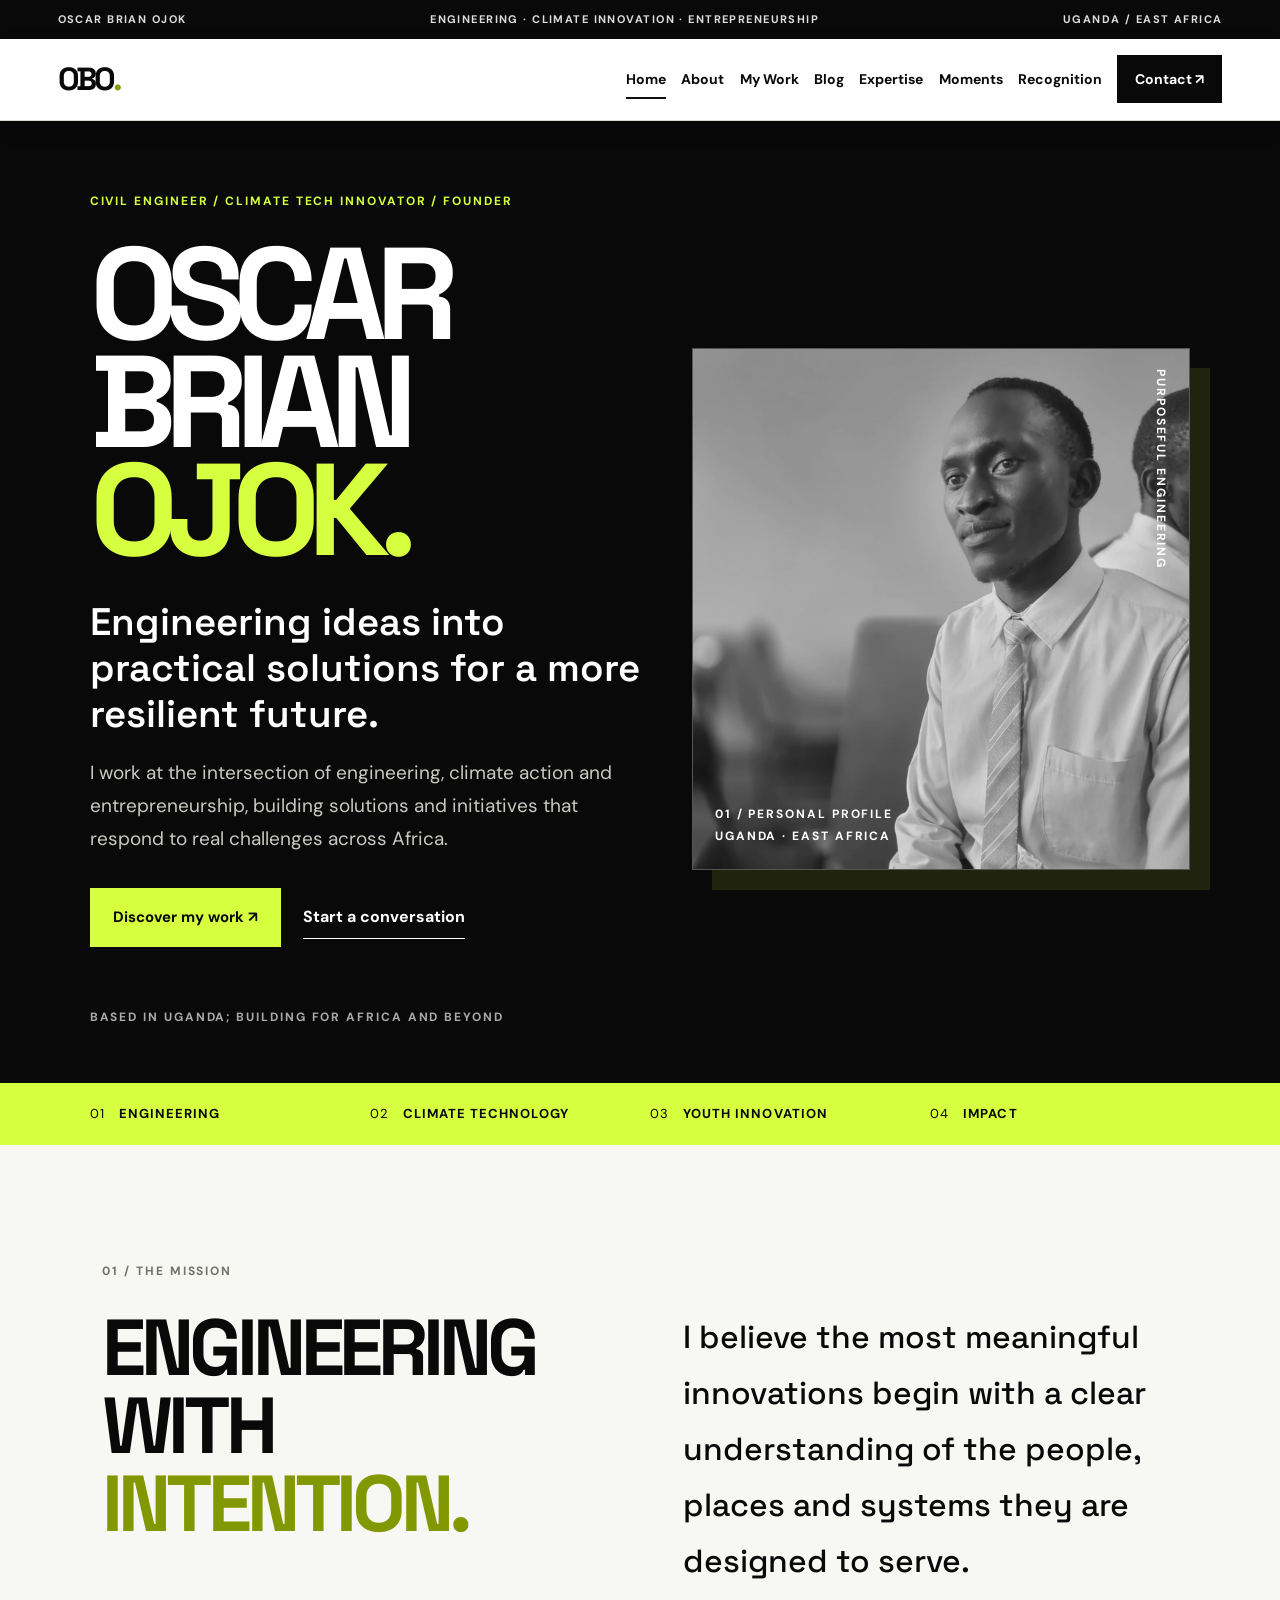
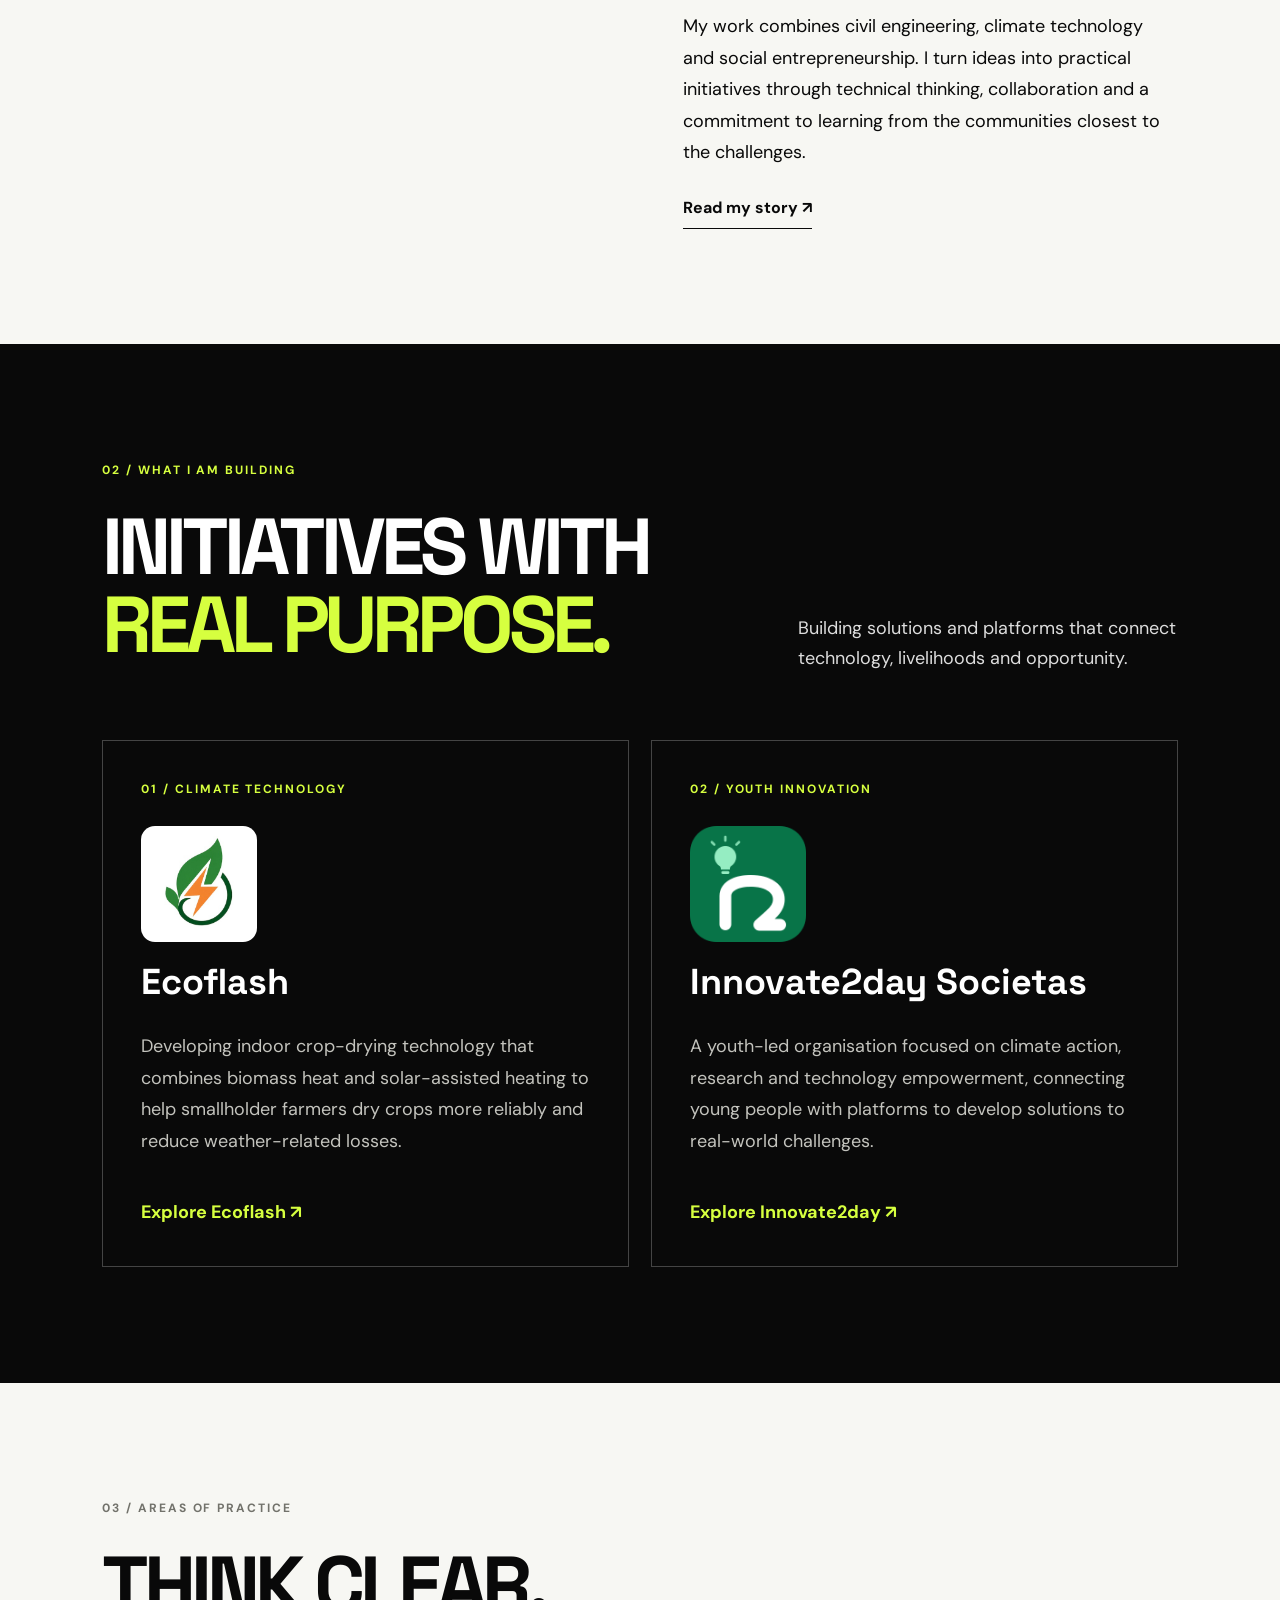
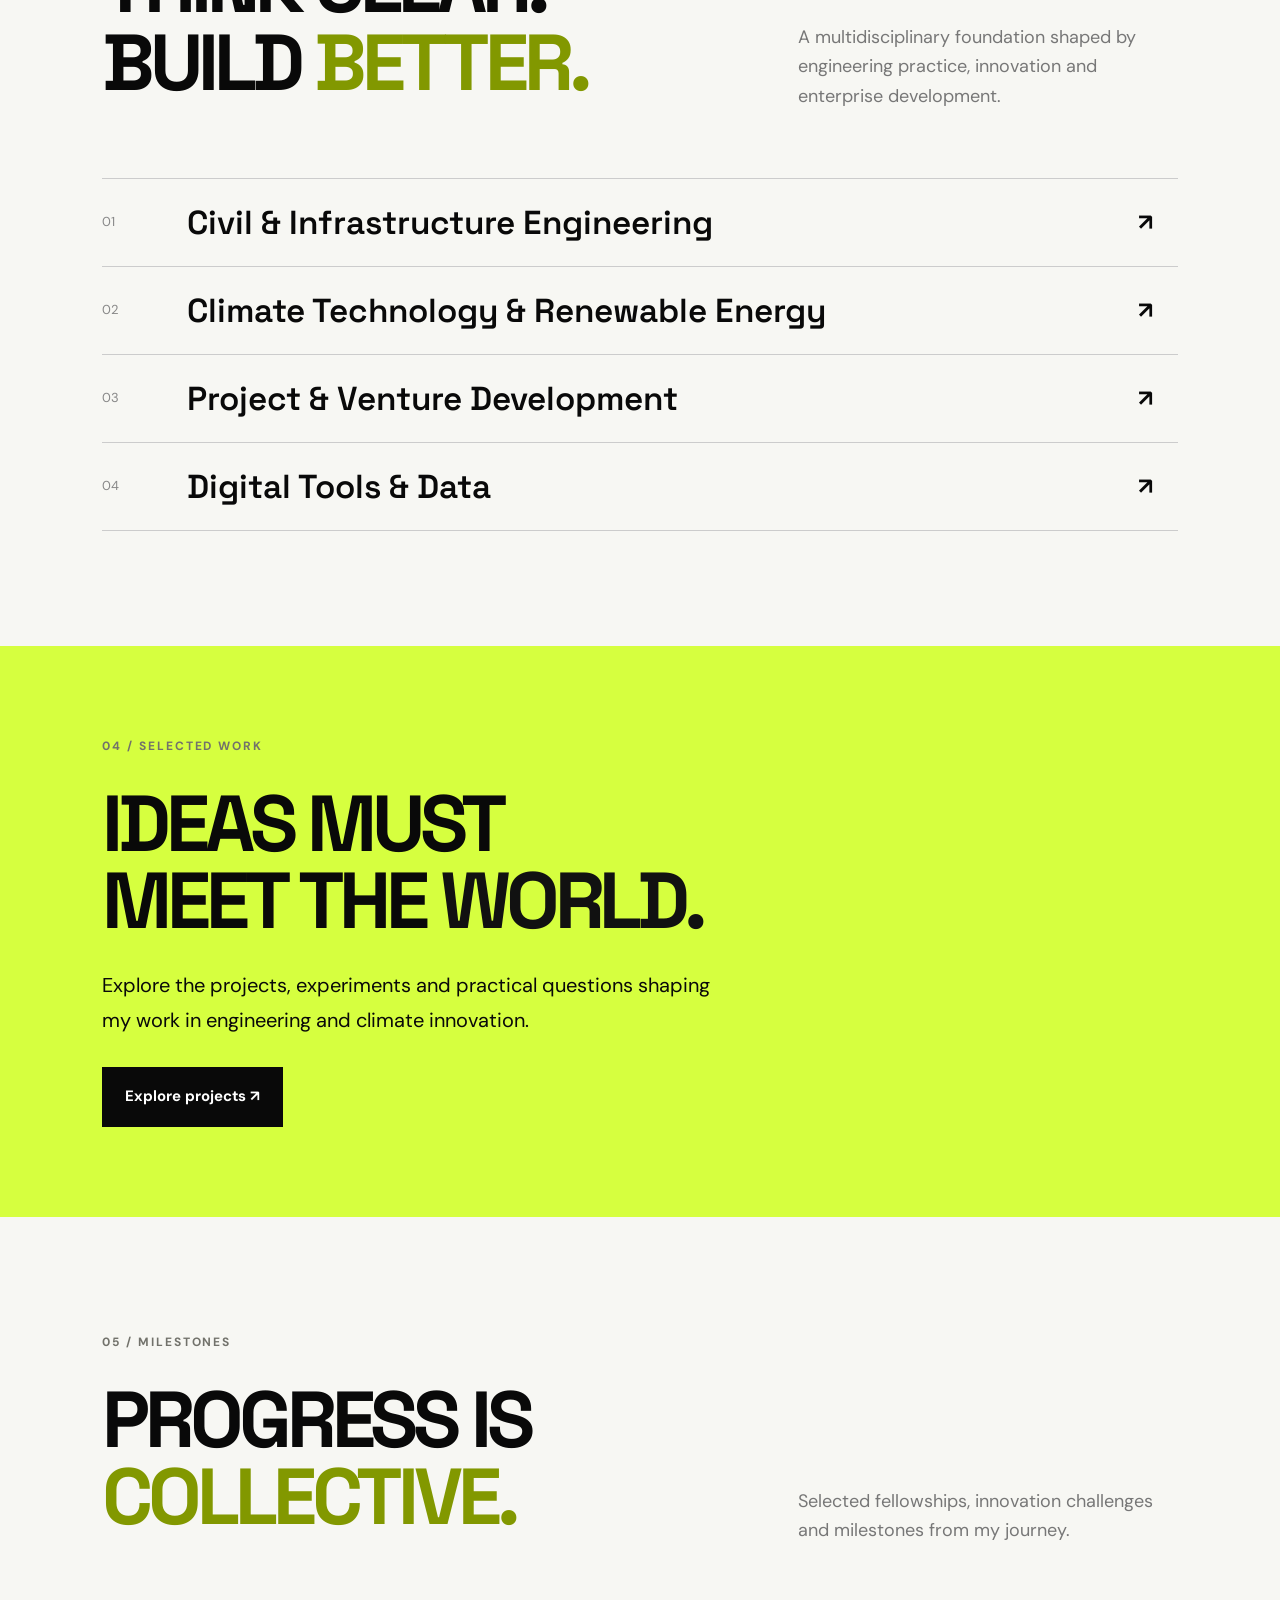
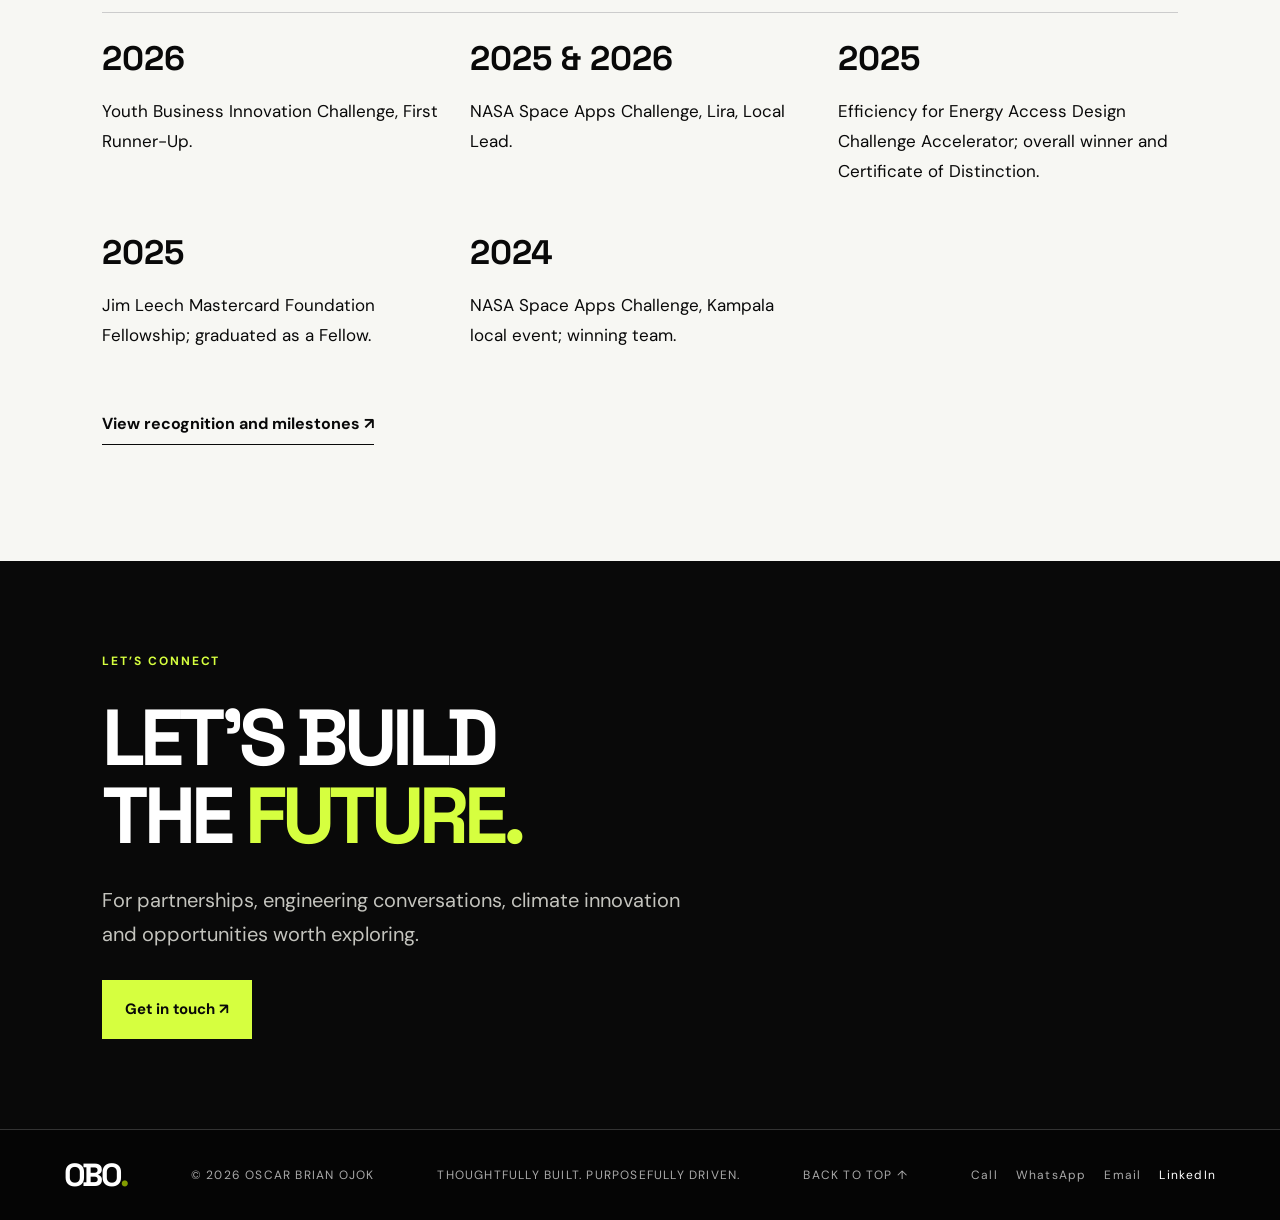
<file: index.html>
<!DOCTYPE html>

<html lang="en"><head><meta charset="utf-8"/><meta content="width=device-width,initial-scale=1" name="viewport"/><meta content="Oscar Brian Ojok; Civil Engineer, Climate Tech Innovator and Founder." name="description"/><title>Home | Oscar Brian Ojok</title><link href="https://fonts.googleapis.com" rel="preconnect"/><link crossorigin="" href="https://fonts.gstatic.com" rel="preconnect"/><link href="https://fonts.googleapis.com/css2?family=DM+Sans:wght@400;500;600;700&amp;family=Space+Grotesk:wght@400;500;600;700&amp;display=swap" rel="stylesheet"/><link href="styles.css" rel="stylesheet"/><link href="final-polish.css" rel="stylesheet"/><link href="motion.css" rel="stylesheet"/><link href="gallery.css" rel="stylesheet"/><link href="new-content.css" rel="stylesheet"/><link href="identity-refinements.css" rel="stylesheet"/><link href="contact-updates.css" rel="stylesheet"/><link href="launch-finish.css" rel="stylesheet"/><link href="site-final.css" rel="stylesheet"/><link href="quality-finish.css" rel="stylesheet"/></head><body><a class="skip" href="#main">Skip to content</a><div class="topline"><span>OSCAR BRIAN OJOK</span><span>ENGINEERING · CLIMATE INNOVATION · ENTREPRENEURSHIP</span><span>UGANDA / EAST AFRICA</span></div>
<header class="header"><a class="logo" href="index.html">OBO<span>.</span></a><button aria-expanded="false" aria-label="Toggle navigation" class="menu"><i></i><i></i></button><nav><a class="current" href="index.html">Home</a><a href="about.html">About</a><a href="my-work.html">My Work</a><a href="blog.html">Blog</a><a href="expertise.html">Expertise</a><a href="moments.html">Moments</a><a href="recognition.html">Recognition</a><a class="nav-cta" href="contact.html">Contact ↗</a></nav></header><main id="main"><section class="hero"><div class="hero-copy"><p class="eyebrow">CIVIL ENGINEER / CLIMATE TECH INNOVATOR / FOUNDER</p><h1>OSCAR<br/>BRIAN<br/><em>OJOK.</em></h1><p class="hero-sub">Engineering ideas into practical solutions for a more resilient future.</p><p class="hero-desc">I work at the intersection of engineering, climate action and entrepreneurship, building solutions and initiatives that respond to real challenges across Africa.</p><div class="actions"><a class="btn light" href="about.html">Discover my work ↗</a><a class="underlink" href="contact.html">Start a conversation</a></div><div class="hero-foot">BASED IN UGANDA; BUILDING FOR AFRICA AND BEYOND</div></div><div class="hero-image"><img alt="Oscar Brian Ojok in a light-blue shirt and tie" decoding="async" src="assets/moments/moment-04.webp"/><div class="image-note">01 / PERSONAL PROFILE<br/>UGANDA · EAST AFRICA</div><div class="image-side">PURPOSEFUL ENGINEERING</div></div></section>
<div class="focus"><span>01 <b>ENGINEERING</b></span><span>02 <b>CLIMATE TECHNOLOGY</b></span><span>03 <b>YOUTH INNOVATION</b></span><span>04 <b>IMPACT</b></span></div>
<section class="section"><div class="kicker">01 / THE MISSION</div><div class="two-col"><h2>ENGINEERING<br/>WITH <em>INTENTION.</em></h2><div><p class="large">I believe the most meaningful innovations begin with a clear understanding of the people, places and systems they are designed to serve.</p><p>My work combines civil engineering, climate technology and social entrepreneurship. I turn ideas into practical initiatives through technical thinking, collaboration and a commitment to learning from the communities closest to the challenges.</p><a class="underlink" href="about.html">Read my story ↗</a></div></div></section>
<section class="section dark"><div class="kicker">02 / WHAT I AM BUILDING</div><div class="section-head"><h2>INITIATIVES WITH<br/><em>REAL PURPOSE.</em></h2><p>Building solutions and platforms that connect technology, livelihoods and opportunity.</p></div><div class="cards"><article class="feature-card"><span class="num">01 / CLIMATE TECHNOLOGY</span><div class="symbol initiative-card-logo"><img alt="Ecoflash official leaf and lightning logo" decoding="async" loading="lazy" src="assets/brands/ecoflash.jpg"/></div><h3>Ecoflash</h3><p>Developing indoor crop-drying technology that combines biomass heat and solar-assisted heating to help smallholder farmers dry crops more reliably and reduce weather-related losses.</p><a href="my-work.html#ecoflash">Explore Ecoflash ↗</a></article><article class="feature-card"><span class="num">02 / YOUTH INNOVATION</span><div class="symbol initiative-card-logo"><img alt="Innovate2day Societas official logo" decoding="async" loading="lazy" src="assets/brands/innovate2day-icon.png"/></div><h3>Innovate2day Societas</h3><p>A youth-led organisation focused on climate action, research and technology empowerment, connecting young people with platforms to develop solutions to real-world challenges.</p><a href="my-work.html#innovate2day">Explore Innovate2day ↗</a></article></div></section>
<section class="section"><div class="kicker">03 / AREAS OF PRACTICE</div><div class="section-head"><h2>THINK CLEAR.<br/>BUILD <em>BETTER.</em></h2><p>A multidisciplinary foundation shaped by engineering practice, innovation and enterprise development.</p></div><div class="list-rows"><a class="list-row" href="expertise.html"><span>01</span><h3>Civil &amp; Infrastructure Engineering</h3><b>↗</b></a><a class="list-row" href="expertise.html"><span>02</span><h3>Climate Technology &amp; Renewable Energy</h3><b>↗</b></a><a class="list-row" href="expertise.html"><span>03</span><h3>Project &amp; Venture Development</h3><b>↗</b></a><a class="list-row" href="expertise.html"><span>04</span><h3>Digital Tools &amp; Data</h3><b>↗</b></a></div></section>
<section class="band"><div class="kicker">04 / SELECTED WORK</div><h2>IDEAS MUST<br/>MEET THE <em>WORLD.</em></h2><p>Explore the projects, experiments and practical questions shaping my work in engineering and climate innovation.</p><a class="btn darkbtn" href="my-work.html">Explore projects ↗</a></section>
<section class="section"><div class="kicker">05 / MILESTONES</div><div class="section-head"><h2>PROGRESS IS<br/><em>COLLECTIVE.</em></h2><p>Selected fellowships, innovation challenges and milestones from my journey.</p></div><div class="mini-timeline"><div><b>2026</b><p>Youth Business Innovation Challenge, First Runner-Up.</p></div><div><b>2025 &amp; 2026</b><p>NASA Space Apps Challenge, Lira, Local Lead.</p></div><div><b>2025</b><p>Efficiency for Energy Access Design Challenge Accelerator; overall winner and Certificate of Distinction.</p></div><div><b>2025</b><p>Jim Leech Mastercard Foundation Fellowship; graduated as a Fellow.</p></div><div><b>2024</b><p>NASA Space Apps Challenge, Kampala local event; winning team.</p></div></div><a class="underlink" href="recognition.html">View recognition and milestones ↗</a></section></main><section class="closing"><div class="kicker">LET’S CONNECT</div><h2>LET’S BUILD<br/>THE <em>FUTURE.</em></h2><p>For partnerships, engineering conversations, climate innovation and opportunities worth exploring.</p><a class="btn light" href="contact.html">Get in touch ↗</a></section><footer><a class="logo" href="index.html">OBO<span>.</span></a><span>© <span class="year"></span> OSCAR BRIAN OJOK</span><span>THOUGHTFULLY BUILT. PURPOSEFULLY DRIVEN.</span><a href="#main">BACK TO TOP ↑</a><div class="footer-contact"><a href="tel:+256785449978">Call</a><a href="https://wa.me/256785449978">WhatsApp</a><a href="mailto:oscarbrianojok@gmail.com">Email</a><a href="https://www.linkedin.com/in/oscar-brian-ojok-47771b11a" rel="noopener noreferrer" target="_blank">LinkedIn</a></div></footer><script src="script.js"></script><script src="motion.js"></script></body></html>
</file>
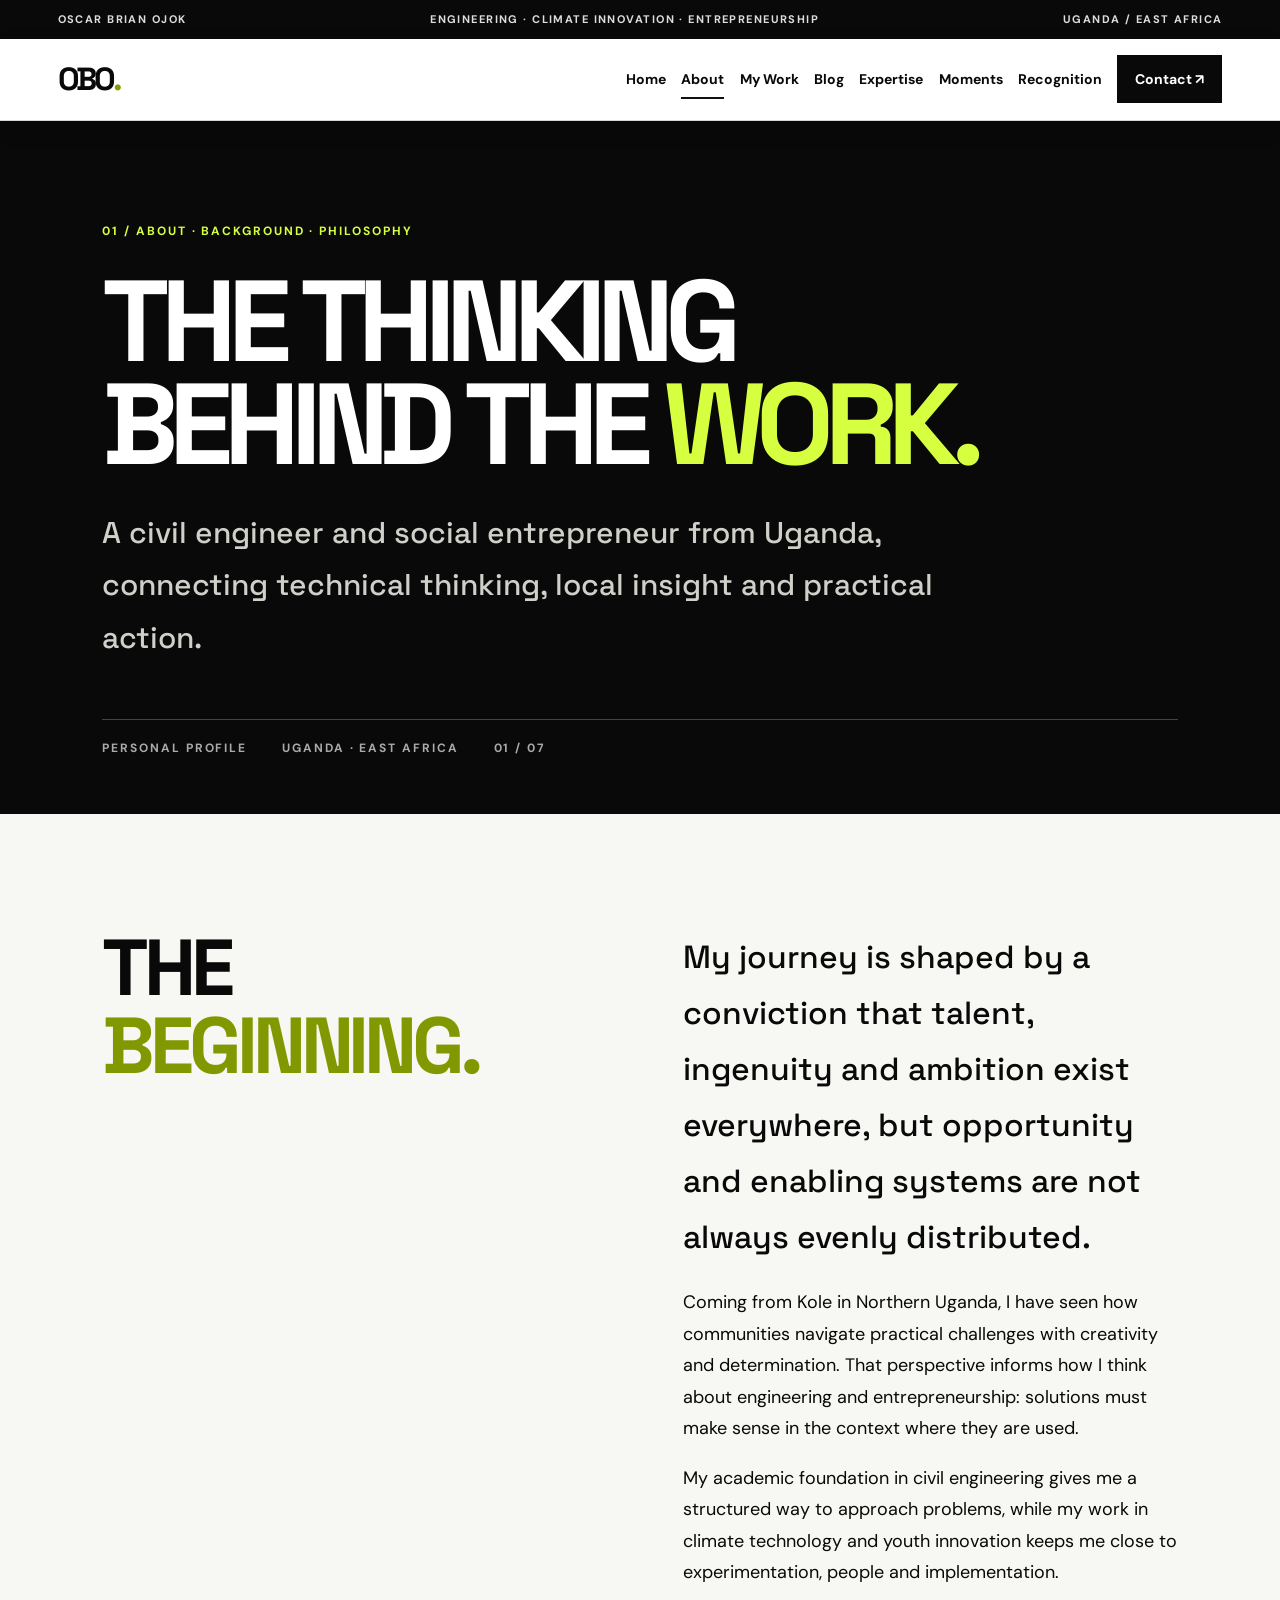
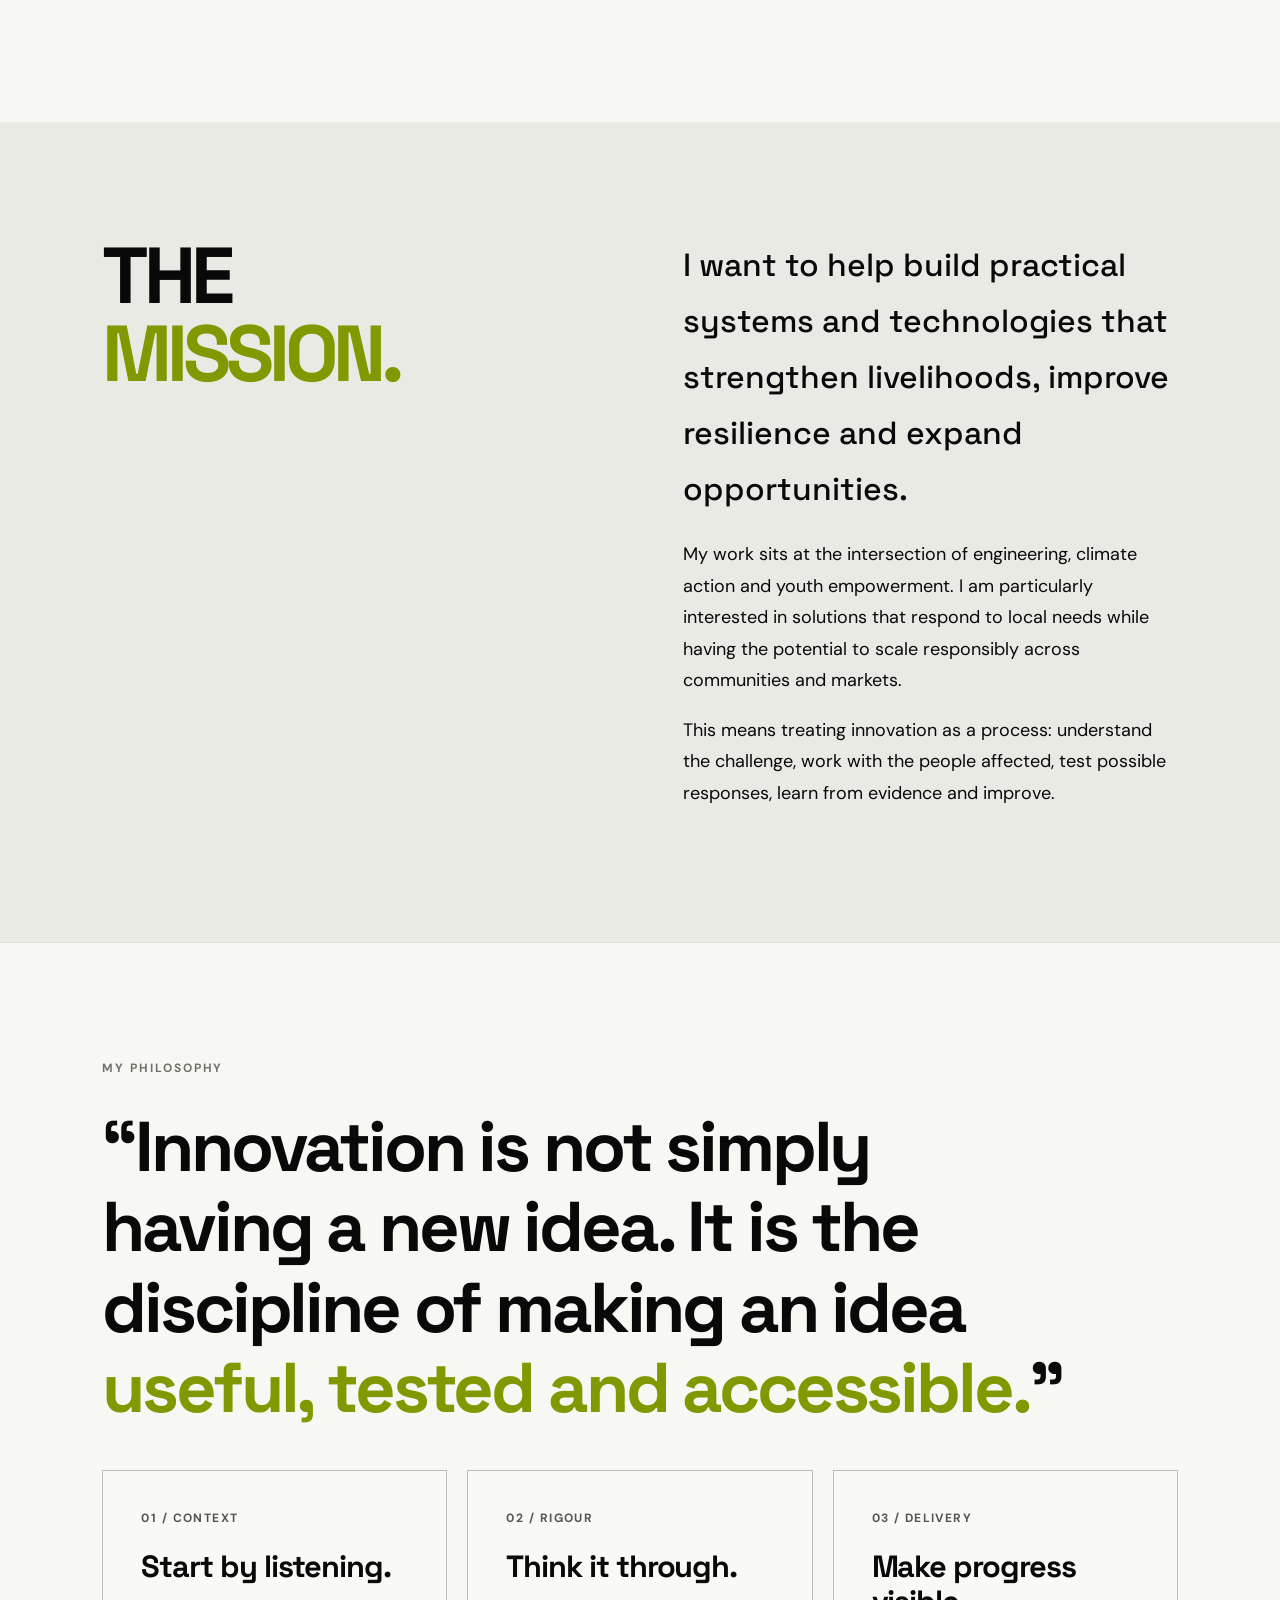
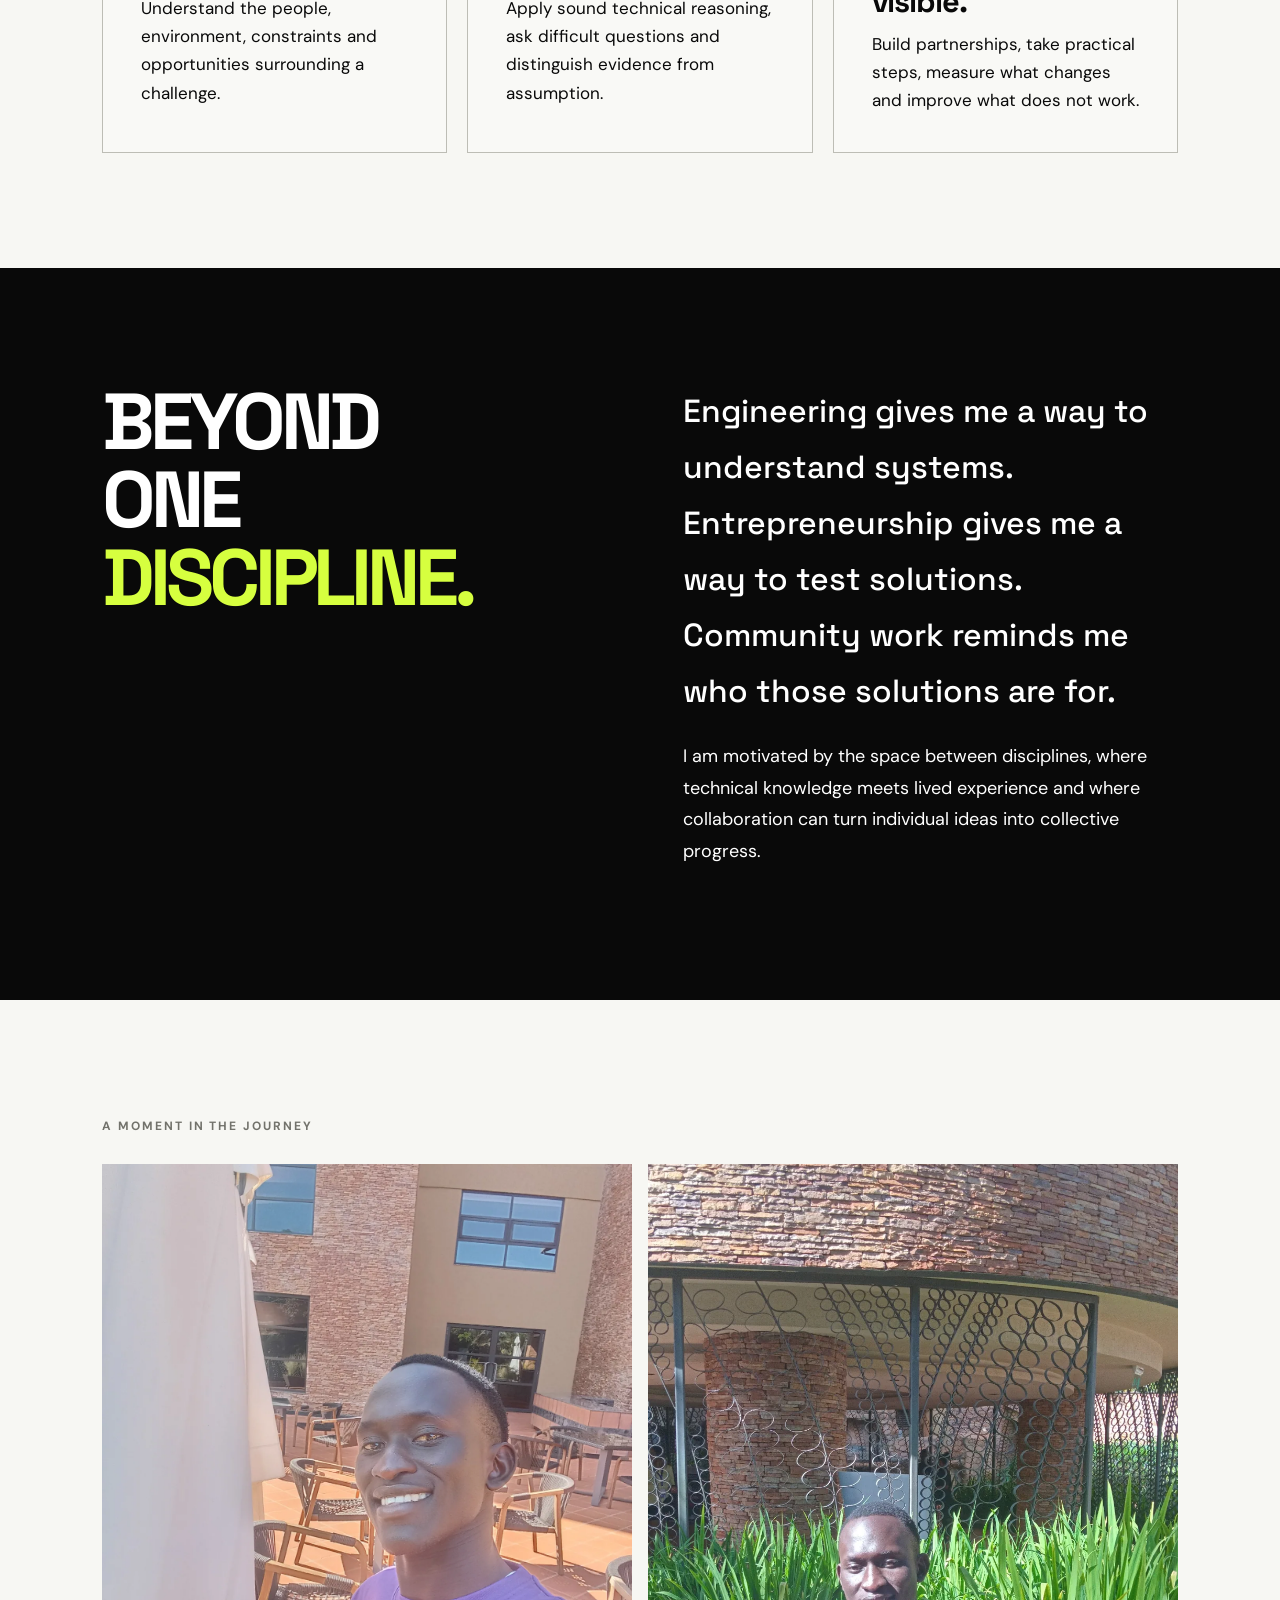
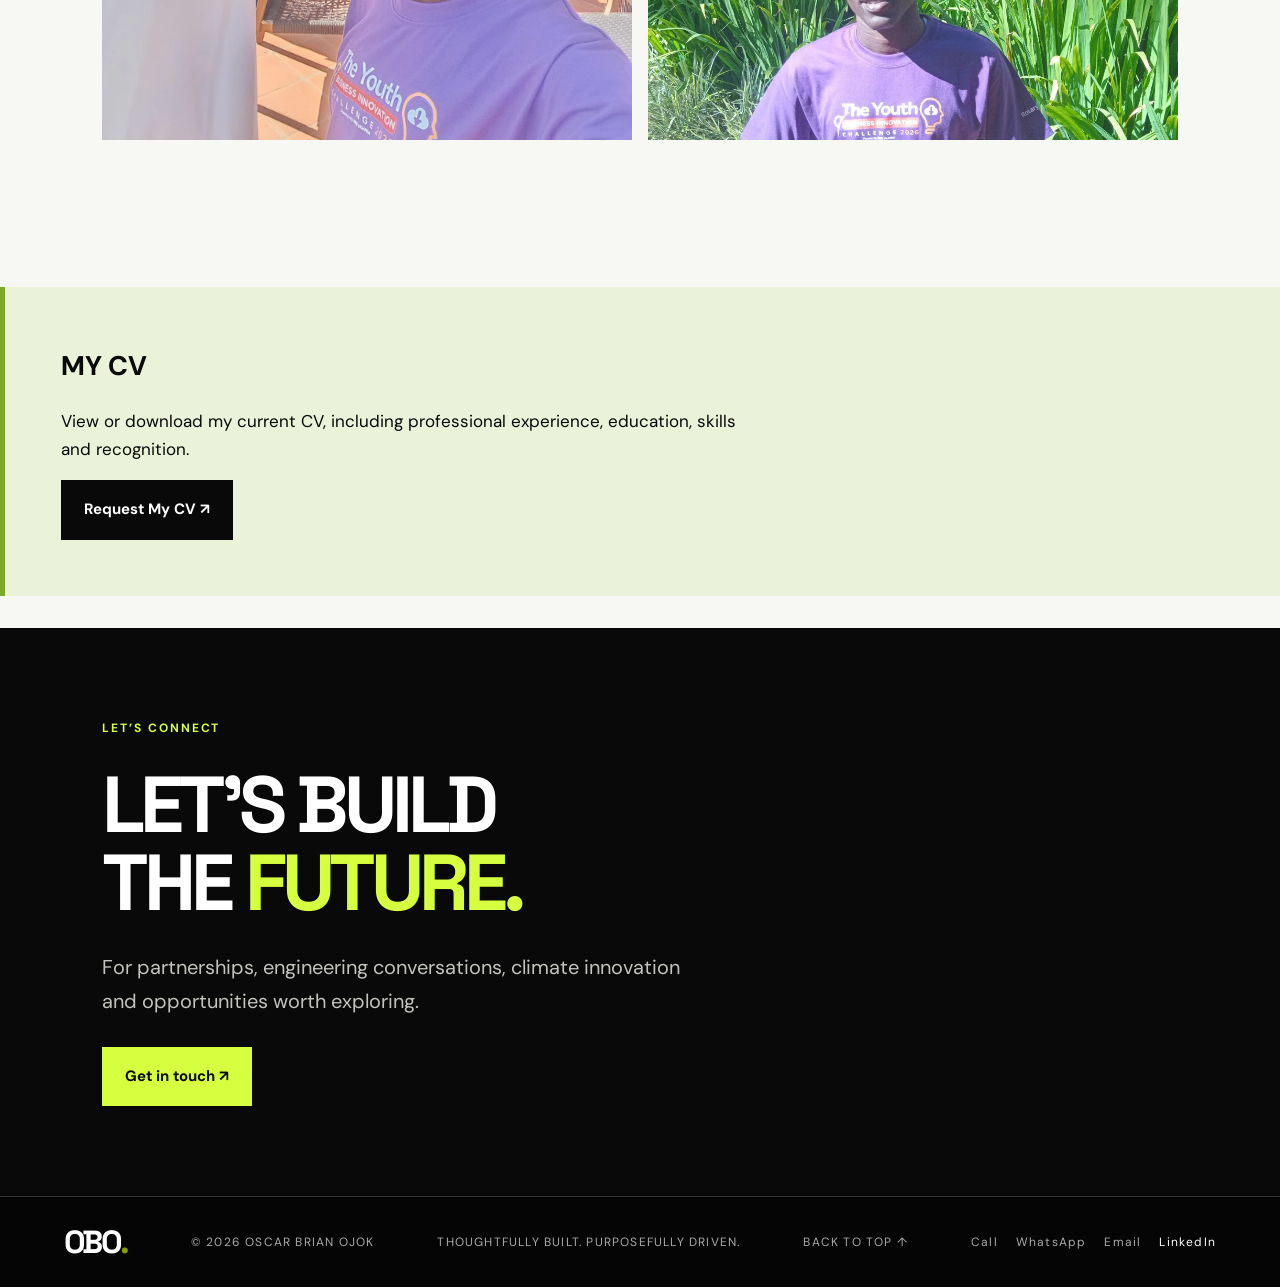
<file: about.html>
<!DOCTYPE html>

<html lang="en"><head><meta charset="utf-8"/><meta content="width=device-width,initial-scale=1" name="viewport"/><meta content="Oscar Brian Ojok's background, mission, philosophy and approach to engineering." name="description"/><title>About | Oscar Brian Ojok</title><link href="https://fonts.googleapis.com" rel="preconnect"/><link crossorigin="" href="https://fonts.gstatic.com" rel="preconnect"/><link href="https://fonts.googleapis.com/css2?family=DM+Sans:wght@400;500;600;700&amp;family=Space+Grotesk:wght@400;500;600;700&amp;display=swap" rel="stylesheet"/><link href="styles.css" rel="stylesheet"/><link href="final-polish.css" rel="stylesheet"/><link href="motion.css" rel="stylesheet"/><link href="gallery.css" rel="stylesheet"/><link href="new-content.css" rel="stylesheet"/><link href="identity-refinements.css" rel="stylesheet"/><link href="contact-updates.css" rel="stylesheet"/><link href="launch-finish.css" rel="stylesheet"/><link href="site-final.css" rel="stylesheet"/><link href="quality-finish.css" rel="stylesheet"/></head><body><a class="skip" href="#main">Skip to content</a><div class="topline"><span>OSCAR BRIAN OJOK</span><span>ENGINEERING · CLIMATE INNOVATION · ENTREPRENEURSHIP</span><span>UGANDA / EAST AFRICA</span></div>
<header class="header"><a class="logo" href="index.html">OBO<span>.</span></a><button aria-expanded="false" aria-label="Toggle navigation" class="menu"><i></i><i></i></button><nav><a href="index.html">Home</a><a class="current" href="about.html">About</a><a href="my-work.html">My Work</a><a href="blog.html">Blog</a><a href="expertise.html">Expertise</a><a href="moments.html">Moments</a><a href="recognition.html">Recognition</a><a class="nav-cta" href="contact.html">Contact ↗</a></nav></header><main id="main"><section class="pagehero"><div class="kicker">01 / ABOUT · BACKGROUND · PHILOSOPHY</div><h1>THE THINKING<br/>BEHIND THE <em>WORK.</em></h1><p>A civil engineer and social entrepreneur from Uganda, connecting technical thinking, local insight and practical action.</p><div class="meta"><span>PERSONAL PROFILE</span><span>UGANDA · EAST AFRICA</span><span>01 / 07</span></div></section><section class="section"><div class="two-col"><h2>THE<br/><em>BEGINNING.</em></h2><div><p class="large">My journey is shaped by a conviction that talent, ingenuity and ambition exist everywhere, but opportunity and enabling systems are not always evenly distributed.</p><p>Coming from Kole in Northern Uganda, I have seen how communities navigate practical challenges with creativity and determination. That perspective informs how I think about engineering and entrepreneurship: solutions must make sense in the context where they are used.</p><p>My academic foundation in civil engineering gives me a structured way to approach problems, while my work in climate technology and youth innovation keeps me close to experimentation, people and implementation.</p></div></div></section><section class="section lightbg"><div class="two-col"><h2>THE<br/><em>MISSION.</em></h2><div><p class="large">I want to help build practical systems and technologies that strengthen livelihoods, improve resilience and expand opportunities.</p><p>My work sits at the intersection of engineering, climate action and youth empowerment. I am particularly interested in solutions that respond to local needs while having the potential to scale responsibly across communities and markets.</p><p>This means treating innovation as a process: understand the challenge, work with the people affected, test possible responses, learn from evidence and improve.</p></div></div></section><section class="section"><div class="kicker">MY PHILOSOPHY</div><h2 class="statement">“Innovation is not simply having a new idea. It is the discipline of making an idea <em>useful, tested and accessible.</em>”</h2><div class="principles"><article><b>01 / CONTEXT</b><h3>Start by listening.</h3><p>Understand the people, environment, constraints and opportunities surrounding a challenge.</p></article><article><b>02 / RIGOUR</b><h3>Think it through.</h3><p>Apply sound technical reasoning, ask difficult questions and distinguish evidence from assumption.</p></article><article><b>03 / DELIVERY</b><h3>Make progress visible.</h3><p>Build partnerships, take practical steps, measure what changes and improve what does not work.</p></article></div></section><section class="section dark"><div class="two-col"><h2>BEYOND<br/>ONE <em>DISCIPLINE.</em></h2><div><p class="large">Engineering gives me a way to understand systems. Entrepreneurship gives me a way to test solutions. Community work reminds me who those solutions are for.</p><p>I am motivated by the space between disciplines, where technical knowledge meets lived experience and where collaboration can turn individual ideas into collective progress.</p></div></div></section><section class="section added-portrait"><div class="kicker">A MOMENT IN THE JOURNEY</div><div class="added-portrait-grid"><img alt="Oscar Brian Ojok smiling at the event venue" decoding="async" loading="lazy" src="assets/new-moments/20260425_160413.webp"/><img alt="Oscar Brian Ojok outdoors in Youth Business Innovation Challenge shirt" decoding="async" loading="lazy" src="assets/new-moments/20260425_155912.webp"/></div></section><section aria-label="Curriculum vitae" class="cv-prompt"><h2>MY CV</h2><p>View or download my current CV, including professional experience, education, skills and recognition.</p><a class="btn darkbtn" href="mailto:oscarbrianojok@gmail.com?subject=CV%20Request%20-%20Oscar%20Brian%20Ojok">Request My CV ↗</a> </section></main><section class="closing"><div class="kicker">LET’S CONNECT</div><h2>LET’S BUILD<br/>THE <em>FUTURE.</em></h2><p>For partnerships, engineering conversations, climate innovation and opportunities worth exploring.</p><a class="btn light" href="contact.html">Get in touch ↗</a></section><footer><a class="logo" href="index.html">OBO<span>.</span></a><span>© <span class="year"></span> OSCAR BRIAN OJOK</span><span>THOUGHTFULLY BUILT. PURPOSEFULLY DRIVEN.</span><a href="#main">BACK TO TOP ↑</a><div class="footer-contact"><a href="tel:+256785449978">Call</a><a href="https://wa.me/256785449978">WhatsApp</a><a href="mailto:oscarbrianojok@gmail.com">Email</a><a href="https://www.linkedin.com/in/oscar-brian-ojok-47771b11a" rel="noopener noreferrer" target="_blank">LinkedIn</a></div></footer><script src="script.js"></script><script src="motion.js"></script></body></html>
</file>
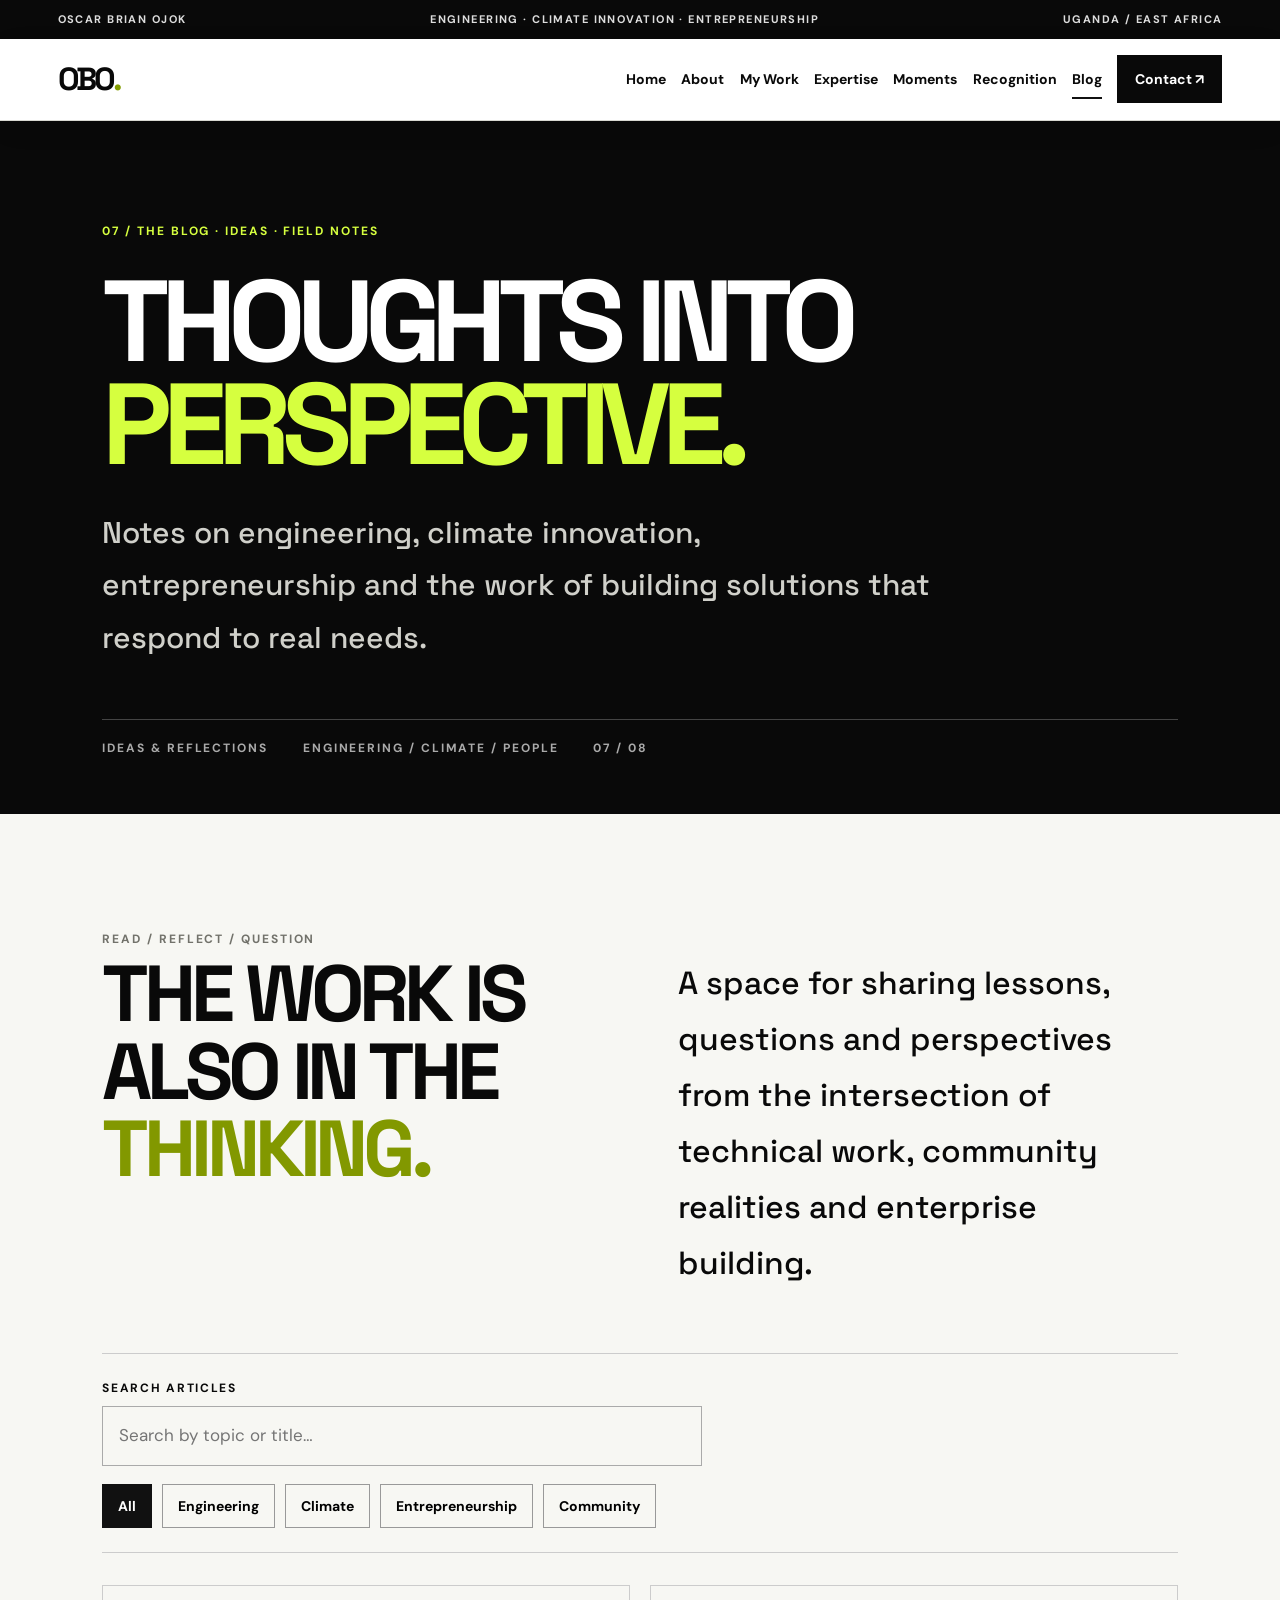
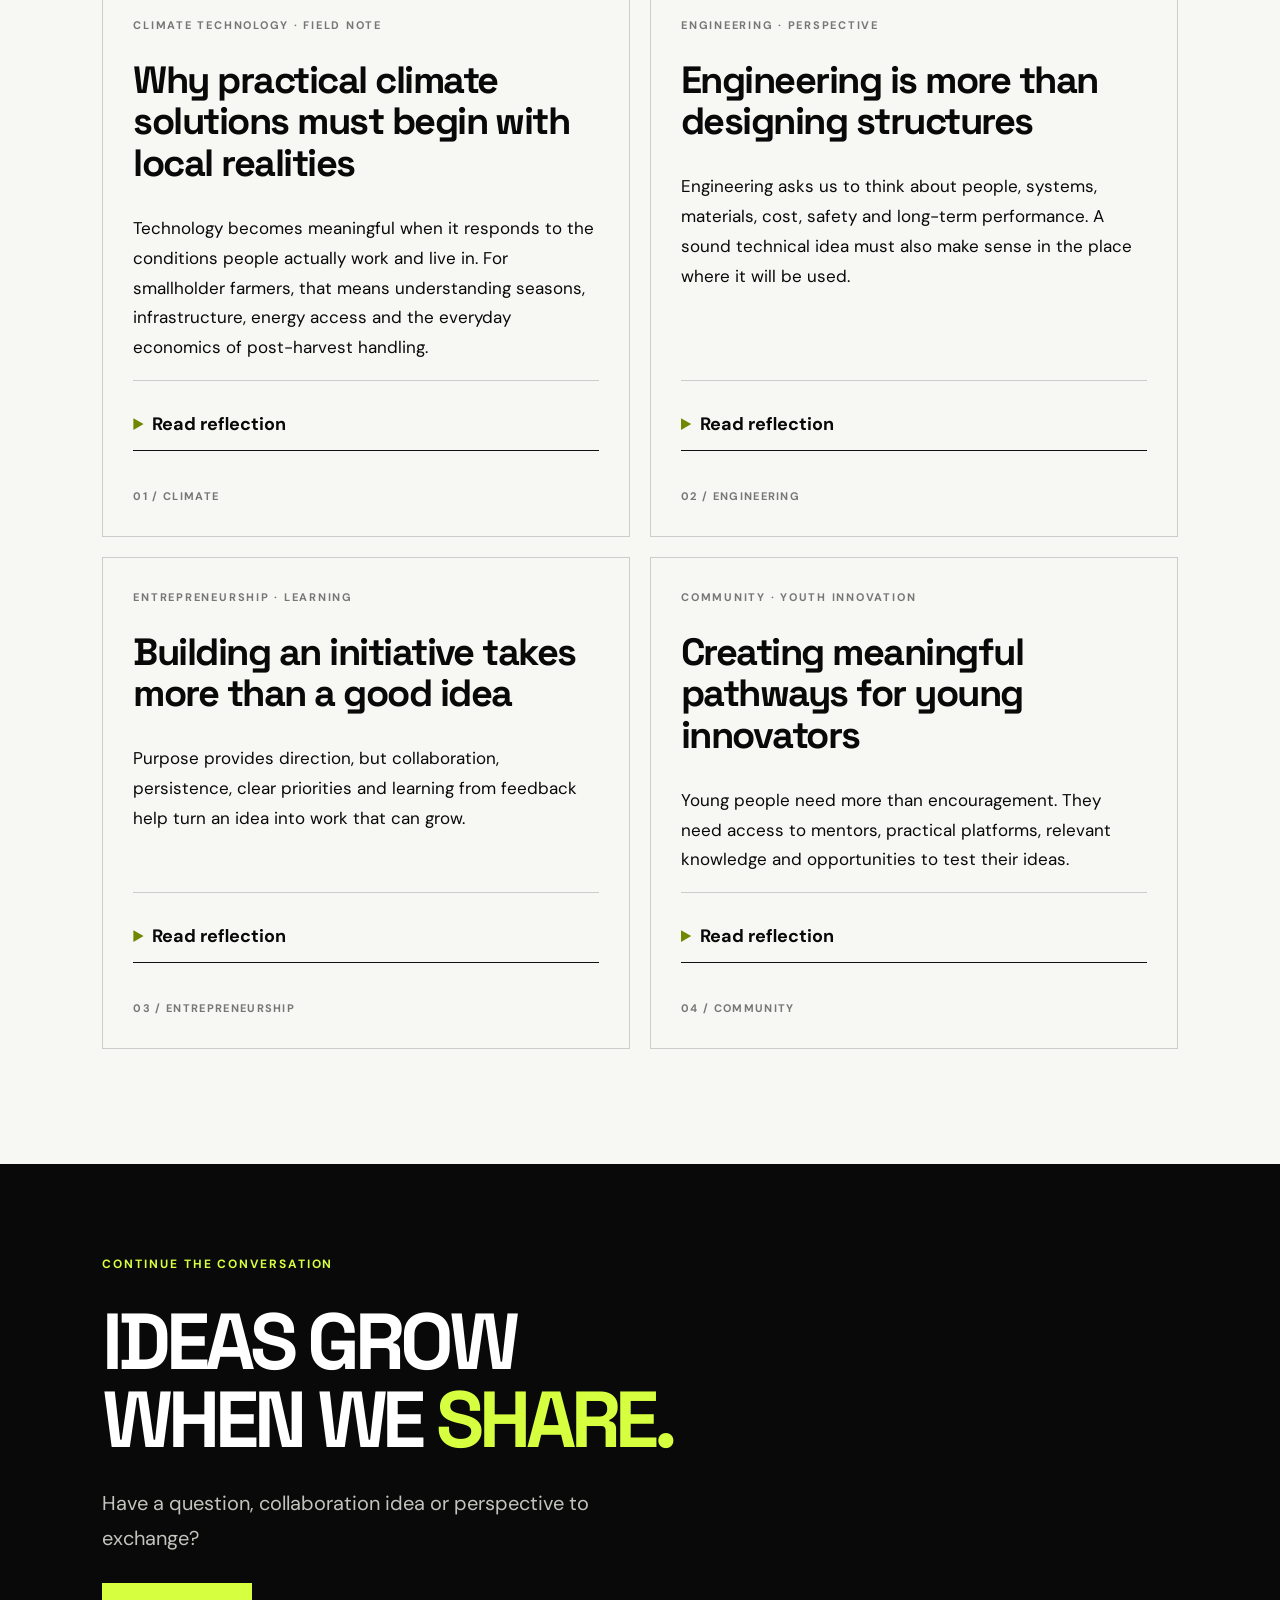
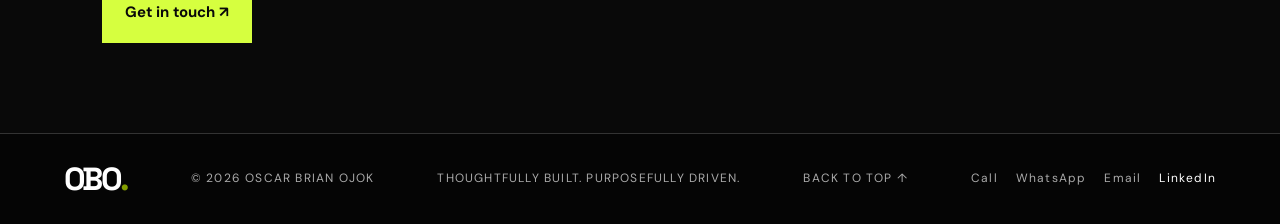
<file: blog.html>
<!DOCTYPE html>

<html lang="en"><head><meta charset="utf-8"/><meta content="width=device-width,initial-scale=1" name="viewport"/><meta content="Ideas and reflections on engineering, climate innovation and youth-led change by Oscar Brian Ojok." name="description"/><title>Blog | Oscar Brian Ojok</title><link href="https://fonts.googleapis.com" rel="preconnect"/><link crossorigin="" href="https://fonts.gstatic.com" rel="preconnect"/><link href="https://fonts.googleapis.com/css2?family=DM+Sans:wght@400;500;600;700&amp;family=Space+Grotesk:wght@400;500;600;700&amp;display=swap" rel="stylesheet"/><link href="styles.css" rel="stylesheet"/><link href="final-polish.css" rel="stylesheet"/><link href="motion.css" rel="stylesheet"/><link href="gallery.css" rel="stylesheet"/><link href="new-content.css" rel="stylesheet"/><link href="identity-refinements.css" rel="stylesheet"/><link href="contact-updates.css" rel="stylesheet"/><link href="launch-finish.css" rel="stylesheet"/><link href="site-final.css" rel="stylesheet"/><link href="quality-finish.css" rel="stylesheet"/></head><body><a class="skip" href="#main">Skip to content</a><div class="topline"><span>OSCAR BRIAN OJOK</span><span>ENGINEERING · CLIMATE INNOVATION · ENTREPRENEURSHIP</span><span>UGANDA / EAST AFRICA</span></div><header class="header"><a class="logo" href="index.html">OBO<span>.</span></a><button aria-expanded="false" aria-label="Toggle navigation" class="menu"><i></i><i></i></button><nav><a href="index.html">Home</a><a href="about.html">About</a><a href="my-work.html">My Work</a><a href="expertise.html">Expertise</a><a href="moments.html">Moments</a><a href="recognition.html">Recognition</a><a class="current" href="blog.html">Blog</a><a class="nav-cta" href="contact.html">Contact ↗</a></nav></header><main id="main"><section class="pagehero"><div class="kicker">07 / THE BLOG · IDEAS · FIELD NOTES</div><h1>THOUGHTS INTO<br/><em>PERSPECTIVE.</em></h1><p>Notes on engineering, climate innovation, entrepreneurship and the work of building solutions that respond to real needs.</p><div class="meta"><span>IDEAS &amp; REFLECTIONS</span><span>ENGINEERING / CLIMATE / PEOPLE</span><span>07 / 08</span></div></section><section class="section"><div class="blog-intro"><div class="kicker">READ / REFLECT / QUESTION</div><h2>THE WORK IS<br/>ALSO IN THE <em>THINKING.</em></h2><p class="large">A space for sharing lessons, questions and perspectives from the intersection of technical work, community realities and enterprise building.</p></div><div class="blog-tools"><label class="search-label" for="blog-search">SEARCH ARTICLES</label><input aria-label="Search blog articles" id="blog-search" placeholder="Search by topic or title…" type="search"/><div class="filters"><button class="filter active" data-filter="all">All</button><button class="filter" data-filter="engineering">Engineering</button><button class="filter" data-filter="climate">Climate</button><button class="filter" data-filter="entrepreneurship">Entrepreneurship</button><button class="filter" data-filter="community">Community</button></div></div><div class="blog-grid" id="blog-grid"><article class="blog-card" data-category="climate entrepreneurship"><div class="blog-meta">CLIMATE TECHNOLOGY · FIELD NOTE</div><h3>Why practical climate solutions must begin with local realities</h3><p>Technology becomes meaningful when it responds to the conditions people actually work and live in. For smallholder farmers, that means understanding seasons, infrastructure, energy access and the everyday economics of post-harvest handling.</p><details><summary>Read reflection</summary><p>Climate innovation is not only about introducing a new device or process. It is about understanding the full context around a problem: who experiences it, what resources are available, what constraints shape decisions and what would make a solution dependable over time. That perspective continues to shape the questions behind Ecoflash and my wider work.</p></details><span class="blog-tag">01 / CLIMATE</span></article><article class="blog-card" data-category="engineering"><div class="blog-meta">ENGINEERING · PERSPECTIVE</div><h3>Engineering is more than designing structures</h3><p>Engineering asks us to think about people, systems, materials, cost, safety and long-term performance. A sound technical idea must also make sense in the place where it will be used.</p><details><summary>Read reflection</summary><p>My civil engineering journey has reinforced the value of disciplined problem definition. Before choosing a design, it is important to understand the site, the users, the standards, the available resources and the consequences of failure. Good engineering brings these considerations together and remains open to evidence, testing and improvement.</p></details><span class="blog-tag">02 / ENGINEERING</span></article><article class="blog-card" data-category="entrepreneurship community"><div class="blog-meta">ENTREPRENEURSHIP · LEARNING</div><h3>Building an initiative takes more than a good idea</h3><p>Purpose provides direction, but collaboration, persistence, clear priorities and learning from feedback help turn an idea into work that can grow.</p><details><summary>Read reflection</summary><p>Building Ecoflash and supporting youth innovation through Innovate2day Societas has made the process of implementation especially important to me. It involves listening, testing assumptions, finding the right collaborators and being honest about what is working and what still needs to improve. Progress is rarely a solo effort.</p></details><span class="blog-tag">03 / ENTREPRENEURSHIP</span></article><article class="blog-card" data-category="community climate"><div class="blog-meta">COMMUNITY · YOUTH INNOVATION</div><h3>Creating meaningful pathways for young innovators</h3><p>Young people need more than encouragement. They need access to mentors, practical platforms, relevant knowledge and opportunities to test their ideas.</p><details><summary>Read reflection</summary><p>Youth innovation ecosystems become stronger when institutions, mentors, communities and young innovators can work together. Through Innovate2day Societas, the focus is on helping create connections and platforms that make it easier for young people to explore ideas, build confidence and contribute to solutions.</p></details><span class="blog-tag">04 / COMMUNITY</span></article></div><p class="no-results" hidden="" id="no-results">No articles match that search. Try another keyword or category.</p></section></main><section class="closing"><div class="kicker">CONTINUE THE CONVERSATION</div><h2>IDEAS GROW<br/>WHEN WE <em>SHARE.</em></h2><p>Have a question, collaboration idea or perspective to exchange?</p><a class="btn light" href="contact.html">Get in touch ↗</a></section><footer><a class="logo" href="index.html">OBO<span>.</span></a><span>© <span class="year"></span> OSCAR BRIAN OJOK</span><span>THOUGHTFULLY BUILT. PURPOSEFULLY DRIVEN.</span><a href="#main">BACK TO TOP ↑</a><div class="footer-contact"><a href="tel:+256785449978">Call</a><a href="https://wa.me/256785449978">WhatsApp</a><a href="mailto:oscarbrianojok@gmail.com">Email</a><a href="https://www.linkedin.com/in/oscar-brian-ojok-47771b11a" rel="noopener noreferrer" target="_blank">LinkedIn</a></div></footer><script src="script.js"></script><script src="motion.js"></script></body></html>
</file>
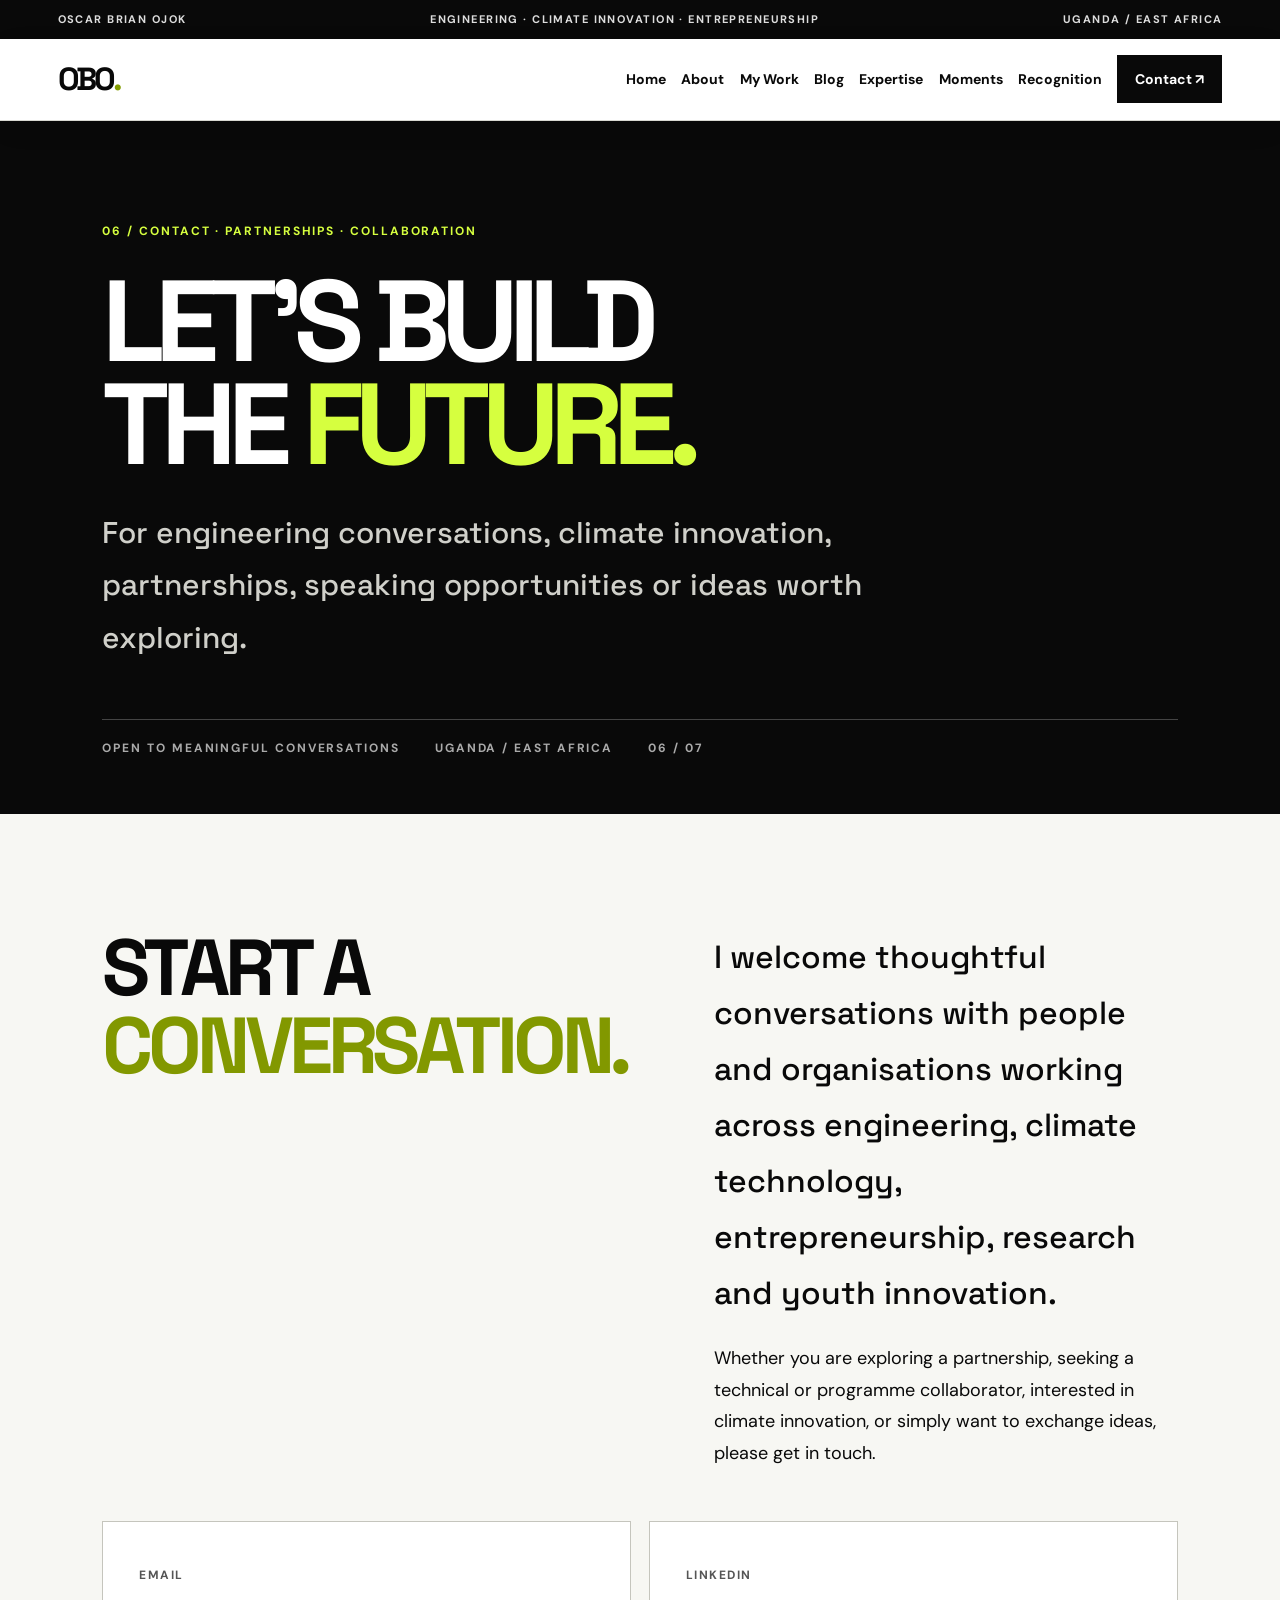
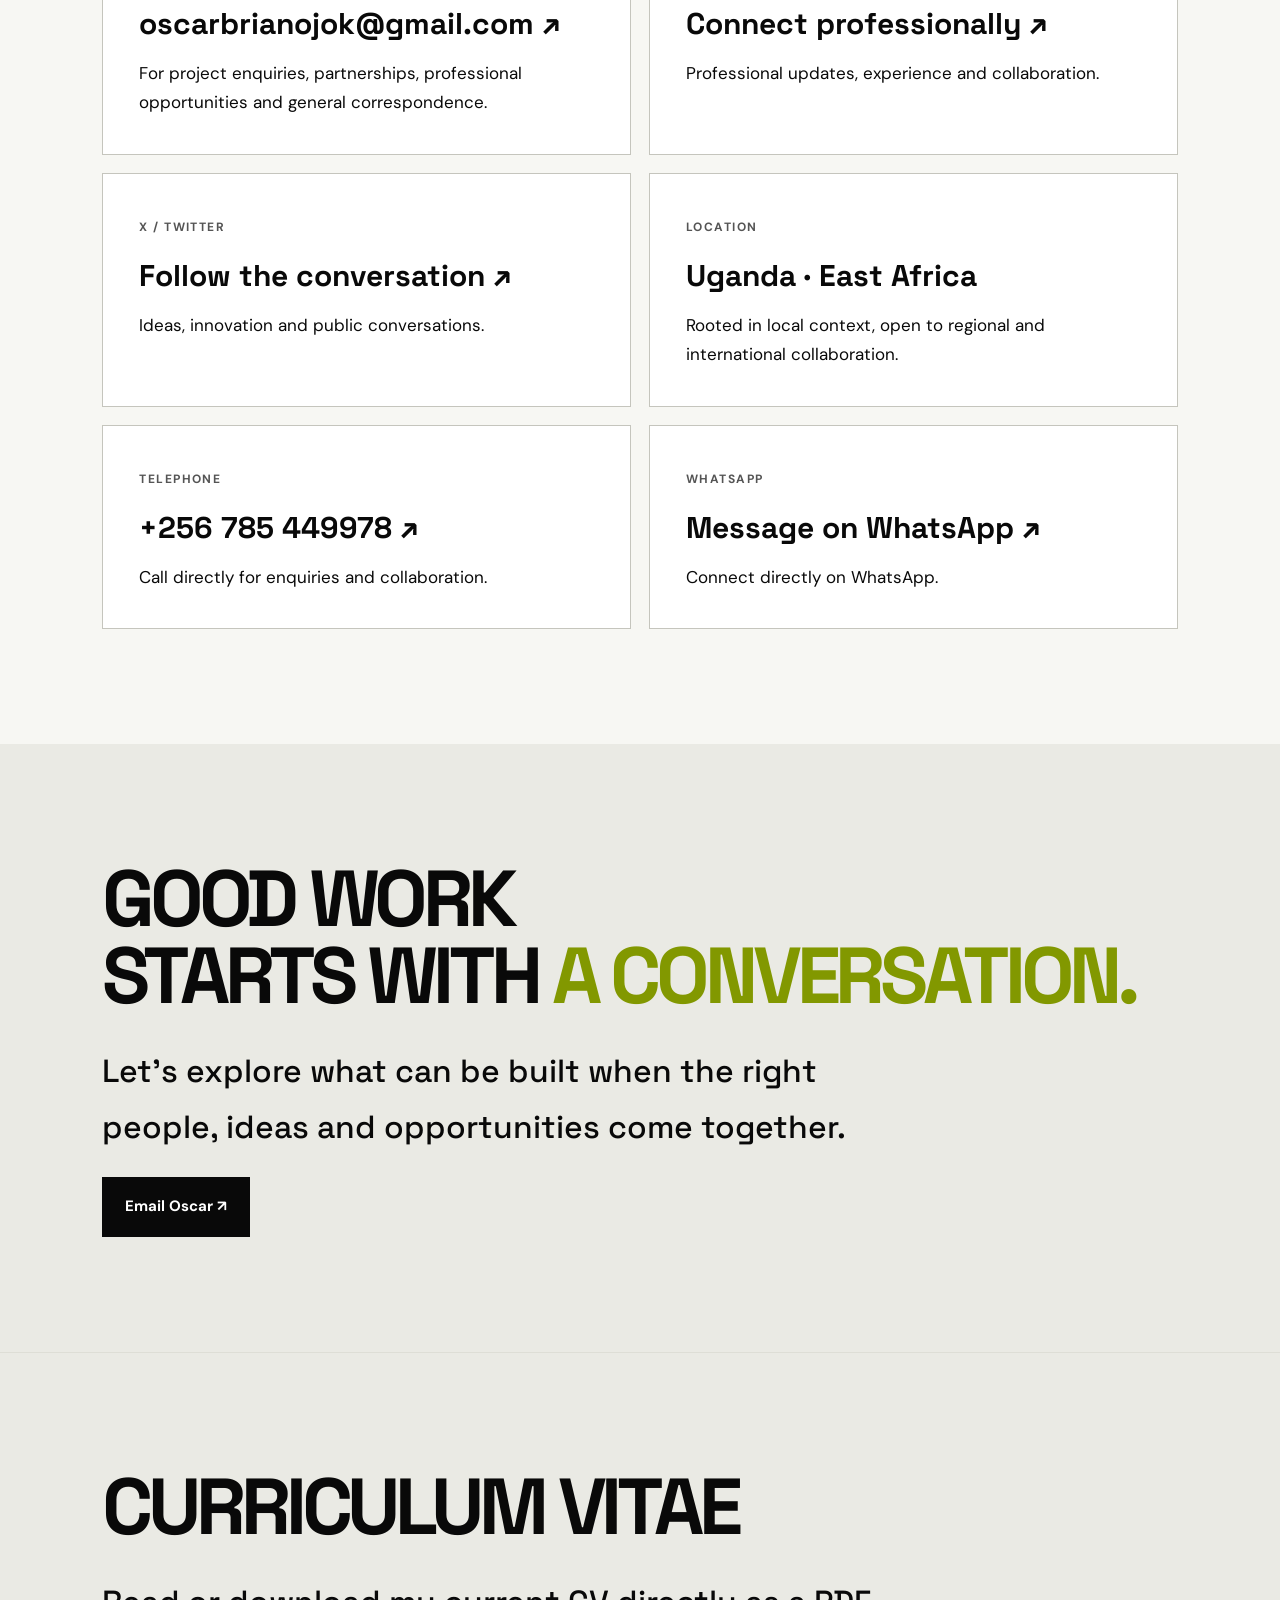
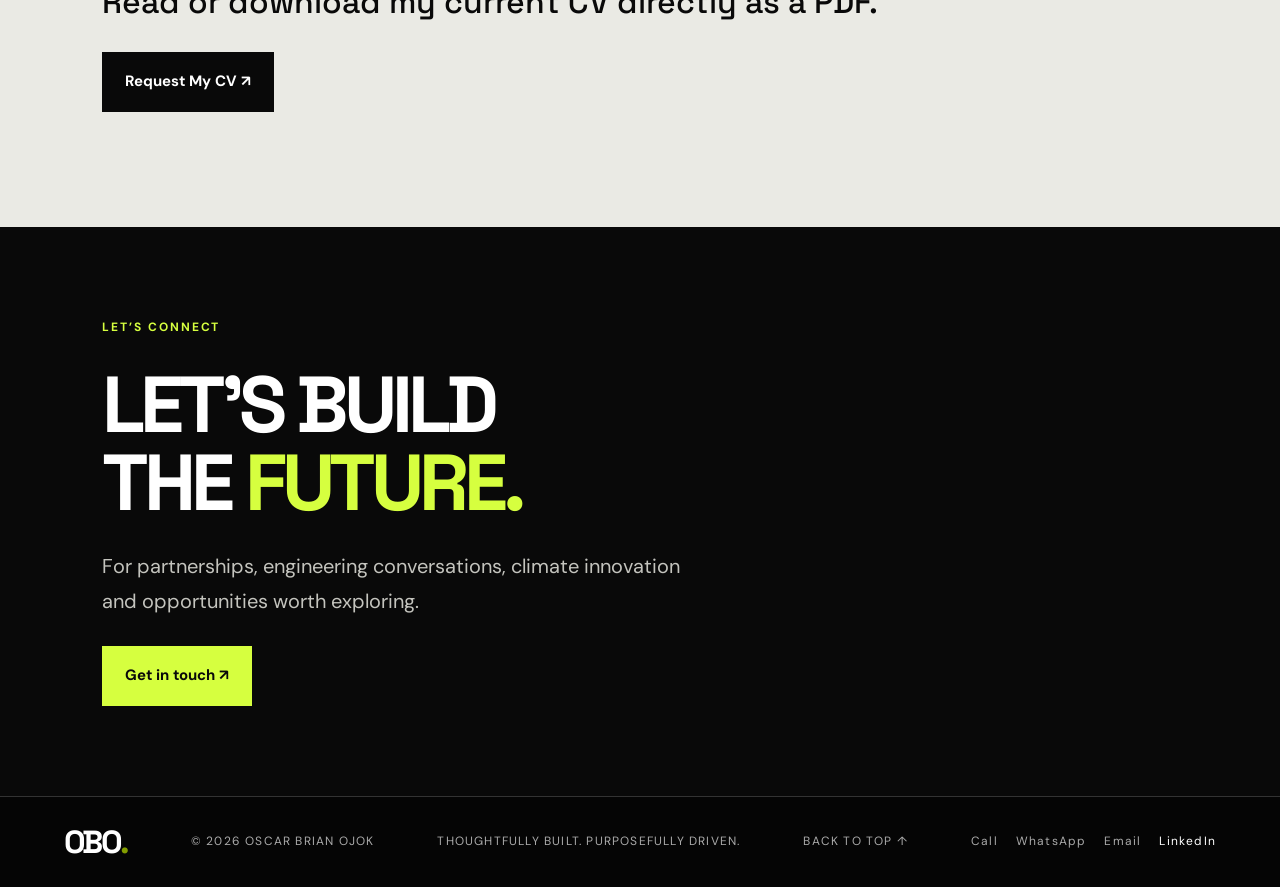
<file: contact.html>
<!DOCTYPE html>

<html lang="en"><head><meta charset="utf-8"/><meta content="width=device-width,initial-scale=1" name="viewport"/><meta content="Contact Oscar Brian Ojok for partnerships, engineering, climate innovation and collaboration." name="description"/><title>Contact | Oscar Brian Ojok</title><link href="https://fonts.googleapis.com" rel="preconnect"/><link crossorigin="" href="https://fonts.gstatic.com" rel="preconnect"/><link href="https://fonts.googleapis.com/css2?family=DM+Sans:wght@400;500;600;700&amp;family=Space+Grotesk:wght@400;500;600;700&amp;display=swap" rel="stylesheet"/><link href="styles.css" rel="stylesheet"/><link href="final-polish.css" rel="stylesheet"/><link href="motion.css" rel="stylesheet"/><link href="gallery.css" rel="stylesheet"/><link href="new-content.css" rel="stylesheet"/><link href="identity-refinements.css" rel="stylesheet"/><link href="contact-updates.css" rel="stylesheet"/><link href="launch-finish.css" rel="stylesheet"/><link href="site-final.css" rel="stylesheet"/><link href="quality-finish.css" rel="stylesheet"/></head><body><a class="skip" href="#main">Skip to content</a><div class="topline"><span>OSCAR BRIAN OJOK</span><span>ENGINEERING · CLIMATE INNOVATION · ENTREPRENEURSHIP</span><span>UGANDA / EAST AFRICA</span></div>
<header class="header"><a class="logo" href="index.html">OBO<span>.</span></a><button aria-expanded="false" aria-label="Toggle navigation" class="menu"><i></i><i></i></button><nav><a href="index.html">Home</a><a href="about.html">About</a><a href="my-work.html">My Work</a><a href="blog.html">Blog</a><a href="expertise.html">Expertise</a><a href="moments.html">Moments</a><a href="recognition.html">Recognition</a><a class="nav-cta" href="contact.html">Contact ↗</a></nav></header><main id="main"><section class="pagehero"><div class="kicker">06 / CONTACT · PARTNERSHIPS · COLLABORATION</div><h1>LET’S BUILD<br/>THE <em>FUTURE.</em></h1><p>For engineering conversations, climate innovation, partnerships, speaking opportunities or ideas worth exploring.</p><div class="meta"><span>OPEN TO MEANINGFUL CONVERSATIONS</span><span>UGANDA / EAST AFRICA</span><span>06 / 07</span></div></section><section class="section"><div class="two-col"><h2>START A<br/><em>CONVERSATION.</em></h2><div><p class="large">I welcome thoughtful conversations with people and organisations working across engineering, climate technology, entrepreneurship, research and youth innovation.</p><p>Whether you are exploring a partnership, seeking a technical or programme collaborator, interested in climate innovation, or simply want to exchange ideas, please get in touch.</p></div></div><div class="contact-grid"><article><b>EMAIL</b><h3><a href="mailto:oscarbrianojok@gmail.com">oscarbrianojok@gmail.com ↗</a></h3><p>For project enquiries, partnerships, professional opportunities and general correspondence.</p></article><article><b>LINKEDIN</b><h3><a href="https://www.linkedin.com/in/oscar-brian-ojok-47771b11a" rel="noopener noreferrer" target="_blank">Connect professionally ↗</a></h3><p>Professional updates, experience and collaboration.</p></article><article><b>X / TWITTER</b><h3><a href="https://x.com/oscarbrianojok" rel="noopener noreferrer" target="_blank">Follow the conversation ↗</a></h3><p>Ideas, innovation and public conversations.</p></article><article><b>LOCATION</b><h3>Uganda · East Africa</h3><p>Rooted in local context, open to regional and international collaboration.</p></article><article><b>TELEPHONE</b><h3><a href="tel:+256785449978">+256 785 449978 ↗</a></h3><p>Call directly for enquiries and collaboration.</p></article><article><b>WHATSAPP</b><h3><a href="https://wa.me/256785449978">Message on WhatsApp ↗</a></h3><p>Connect directly on WhatsApp.</p></article></div></section><section class="section lightbg"><h2>GOOD WORK<br/>STARTS WITH <em>A CONVERSATION.</em></h2><p class="large narrow">Let’s explore what can be built when the right people, ideas and opportunities come together.</p><a class="btn darkbtn" href="mailto:oscarbrianojok@gmail.com">Email Oscar ↗</a></section><section aria-label="Curriculum vitae" class="section lightbg"><h2>CURRICULUM VITAE</h2><p class="large narrow">Read or download my current CV directly as a PDF.</p><a class="btn darkbtn" href="mailto:oscarbrianojok@gmail.com?subject=CV%20Request%20-%20Oscar%20Brian%20Ojok">Request My CV ↗</a> </section></main><section class="closing"><div class="kicker">LET’S CONNECT</div><h2>LET’S BUILD<br/>THE <em>FUTURE.</em></h2><p>For partnerships, engineering conversations, climate innovation and opportunities worth exploring.</p><a class="btn light" href="contact.html">Get in touch ↗</a></section><footer><a class="logo" href="index.html">OBO<span>.</span></a><span>© <span class="year"></span> OSCAR BRIAN OJOK</span><span>THOUGHTFULLY BUILT. PURPOSEFULLY DRIVEN.</span><a href="#main">BACK TO TOP ↑</a><div class="footer-contact"><a href="tel:+256785449978">Call</a><a href="https://wa.me/256785449978">WhatsApp</a><a href="mailto:oscarbrianojok@gmail.com">Email</a><a href="https://www.linkedin.com/in/oscar-brian-ojok-47771b11a" rel="noopener noreferrer" target="_blank">LinkedIn</a></div></footer><script src="script.js"></script><script src="motion.js"></script></body></html>
</file>
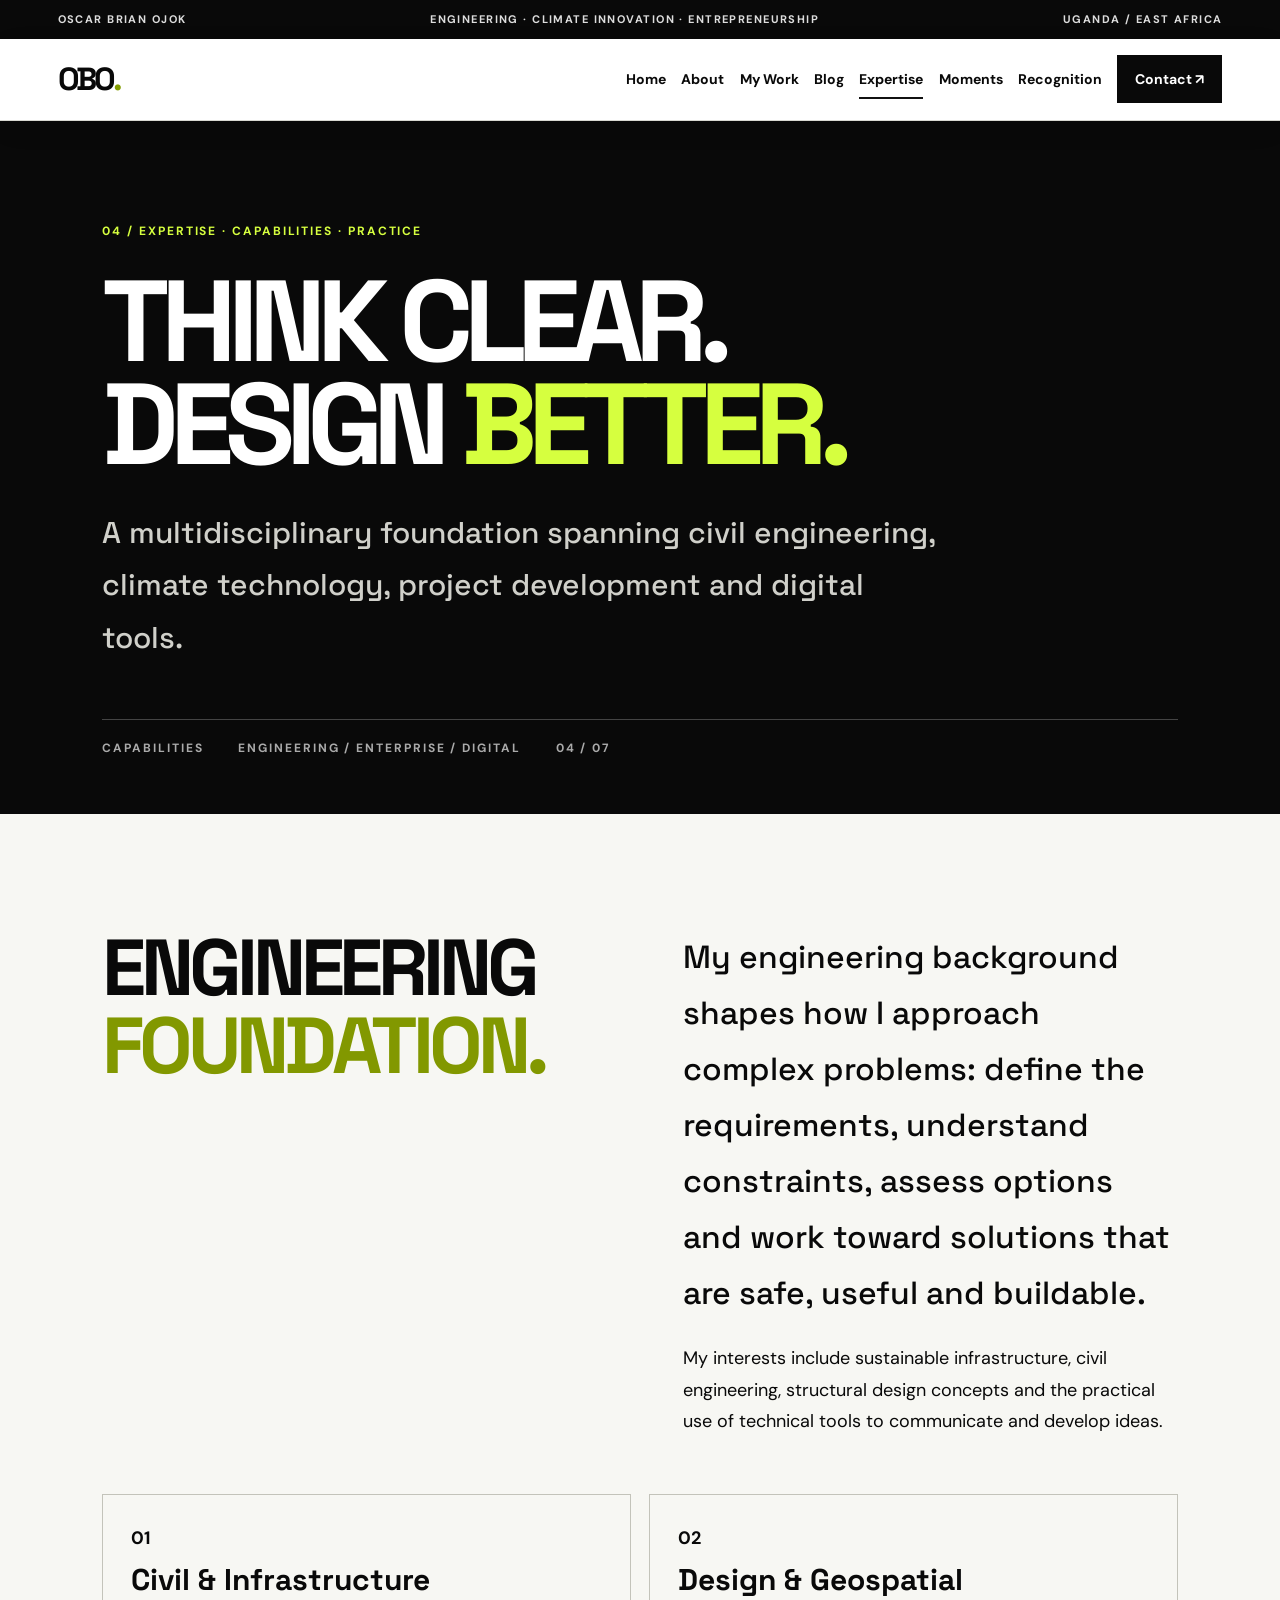
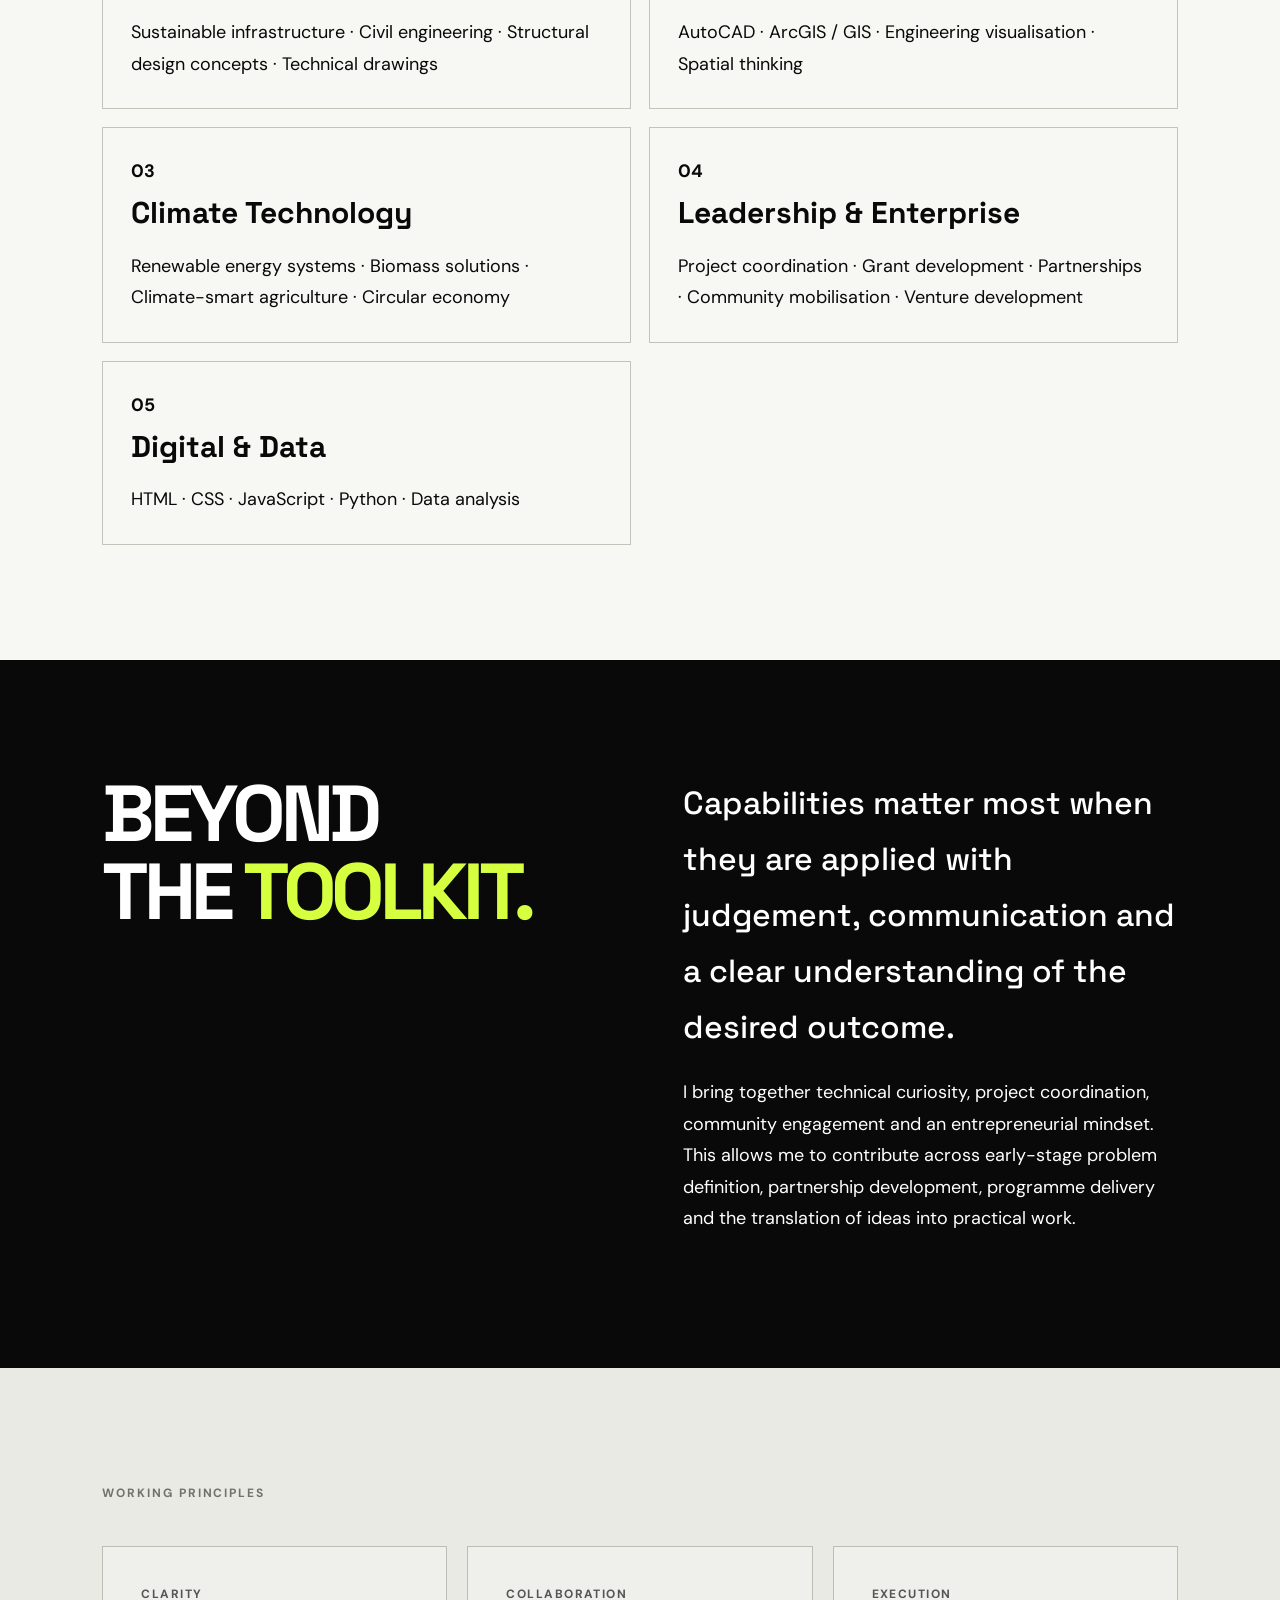
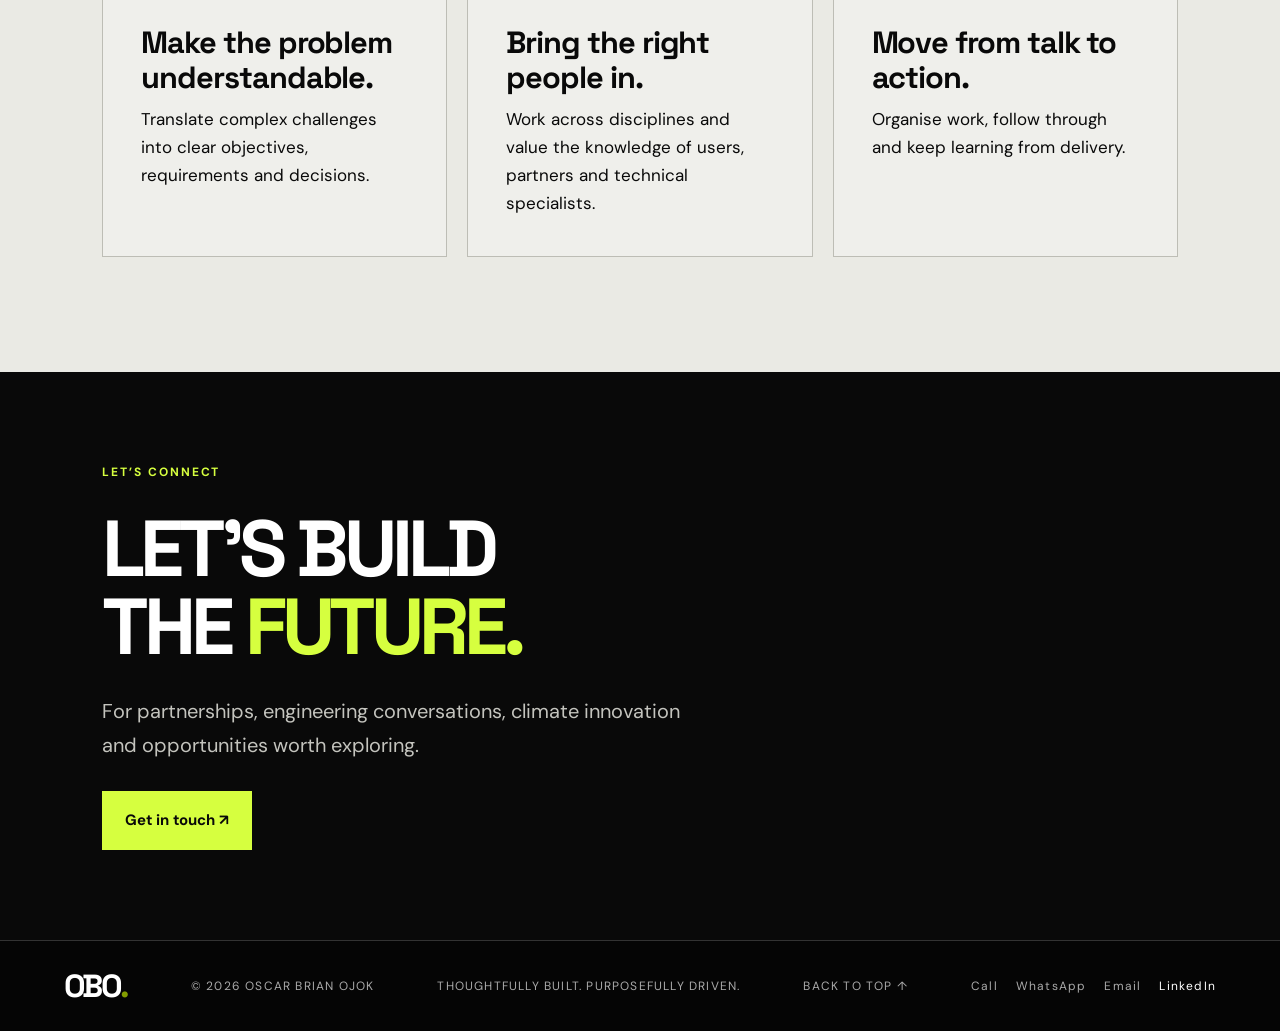
<file: expertise.html>
<!DOCTYPE html>

<html lang="en"><head><meta charset="utf-8"/><meta content="width=device-width,initial-scale=1" name="viewport"/><meta content="Oscar Brian Ojok's engineering, climate, leadership and digital capabilities." name="description"/><title>Expertise | Oscar Brian Ojok</title><link href="https://fonts.googleapis.com" rel="preconnect"/><link crossorigin="" href="https://fonts.gstatic.com" rel="preconnect"/><link href="https://fonts.googleapis.com/css2?family=DM+Sans:wght@400;500;600;700&amp;family=Space+Grotesk:wght@400;500;600;700&amp;display=swap" rel="stylesheet"/><link href="styles.css" rel="stylesheet"/><link href="final-polish.css" rel="stylesheet"/><link href="motion.css" rel="stylesheet"/><link href="gallery.css" rel="stylesheet"/><link href="new-content.css" rel="stylesheet"/><link href="identity-refinements.css" rel="stylesheet"/><link href="contact-updates.css" rel="stylesheet"/><link href="launch-finish.css" rel="stylesheet"/><link href="site-final.css" rel="stylesheet"/><link href="quality-finish.css" rel="stylesheet"/></head><body><a class="skip" href="#main">Skip to content</a><div class="topline"><span>OSCAR BRIAN OJOK</span><span>ENGINEERING · CLIMATE INNOVATION · ENTREPRENEURSHIP</span><span>UGANDA / EAST AFRICA</span></div>
<header class="header"><a class="logo" href="index.html">OBO<span>.</span></a><button aria-expanded="false" aria-label="Toggle navigation" class="menu"><i></i><i></i></button><nav><a href="index.html">Home</a><a href="about.html">About</a><a href="my-work.html">My Work</a><a href="blog.html">Blog</a><a class="current" href="expertise.html">Expertise</a><a href="moments.html">Moments</a><a href="recognition.html">Recognition</a><a class="nav-cta" href="contact.html">Contact ↗</a></nav></header><main id="main"><section class="pagehero"><div class="kicker">04 / EXPERTISE · CAPABILITIES · PRACTICE</div><h1>THINK CLEAR.<br/>DESIGN <em>BETTER.</em></h1><p>A multidisciplinary foundation spanning civil engineering, climate technology, project development and digital tools.</p><div class="meta"><span>CAPABILITIES</span><span>ENGINEERING / ENTERPRISE / DIGITAL</span><span>04 / 07</span></div></section><section class="section"><div class="two-col"><h2>ENGINEERING<br/><em>FOUNDATION.</em></h2><div><p class="large">My engineering background shapes how I approach complex problems: define the requirements, understand constraints, assess options and work toward solutions that are safe, useful and buildable.</p><p>My interests include sustainable infrastructure, civil engineering, structural design concepts and the practical use of technical tools to communicate and develop ideas.</p></div></div><div class="skill-table"><div><b>01</b><h3>Civil &amp; Infrastructure</h3><p>Sustainable infrastructure · Civil engineering · Structural design concepts · Technical drawings</p></div><div><b>02</b><h3>Design &amp; Geospatial</h3><p>AutoCAD · ArcGIS / GIS · Engineering visualisation · Spatial thinking</p></div><div><b>03</b><h3>Climate Technology</h3><p>Renewable energy systems · Biomass solutions · Climate-smart agriculture · Circular economy</p></div><div><b>04</b><h3>Leadership &amp; Enterprise</h3><p>Project coordination · Grant development · Partnerships · Community mobilisation · Venture development</p></div><div><b>05</b><h3>Digital &amp; Data</h3><p>HTML · CSS · JavaScript · Python · Data analysis</p></div></div></section><section class="section dark"><div class="two-col"><h2>BEYOND<br/>THE <em>TOOLKIT.</em></h2><div><p class="large">Capabilities matter most when they are applied with judgement, communication and a clear understanding of the desired outcome.</p><p>I bring together technical curiosity, project coordination, community engagement and an entrepreneurial mindset. This allows me to contribute across early-stage problem definition, partnership development, programme delivery and the translation of ideas into practical work.</p></div></div></section><section class="section lightbg"><div class="kicker">WORKING PRINCIPLES</div><div class="principles"><article><b>CLARITY</b><h3>Make the problem understandable.</h3><p>Translate complex challenges into clear objectives, requirements and decisions.</p></article><article><b>COLLABORATION</b><h3>Bring the right people in.</h3><p>Work across disciplines and value the knowledge of users, partners and technical specialists.</p></article><article><b>EXECUTION</b><h3>Move from talk to action.</h3><p>Organise work, follow through and keep learning from delivery.</p></article></div></section></main><section class="closing"><div class="kicker">LET’S CONNECT</div><h2>LET’S BUILD<br/>THE <em>FUTURE.</em></h2><p>For partnerships, engineering conversations, climate innovation and opportunities worth exploring.</p><a class="btn light" href="contact.html">Get in touch ↗</a></section><footer><a class="logo" href="index.html">OBO<span>.</span></a><span>© <span class="year"></span> OSCAR BRIAN OJOK</span><span>THOUGHTFULLY BUILT. PURPOSEFULLY DRIVEN.</span><a href="#main">BACK TO TOP ↑</a><div class="footer-contact"><a href="tel:+256785449978">Call</a><a href="https://wa.me/256785449978">WhatsApp</a><a href="mailto:oscarbrianojok@gmail.com">Email</a><a href="https://www.linkedin.com/in/oscar-brian-ojok-47771b11a" rel="noopener noreferrer" target="_blank">LinkedIn</a></div></footer><script src="script.js"></script><script src="motion.js"></script></body></html>
</file>
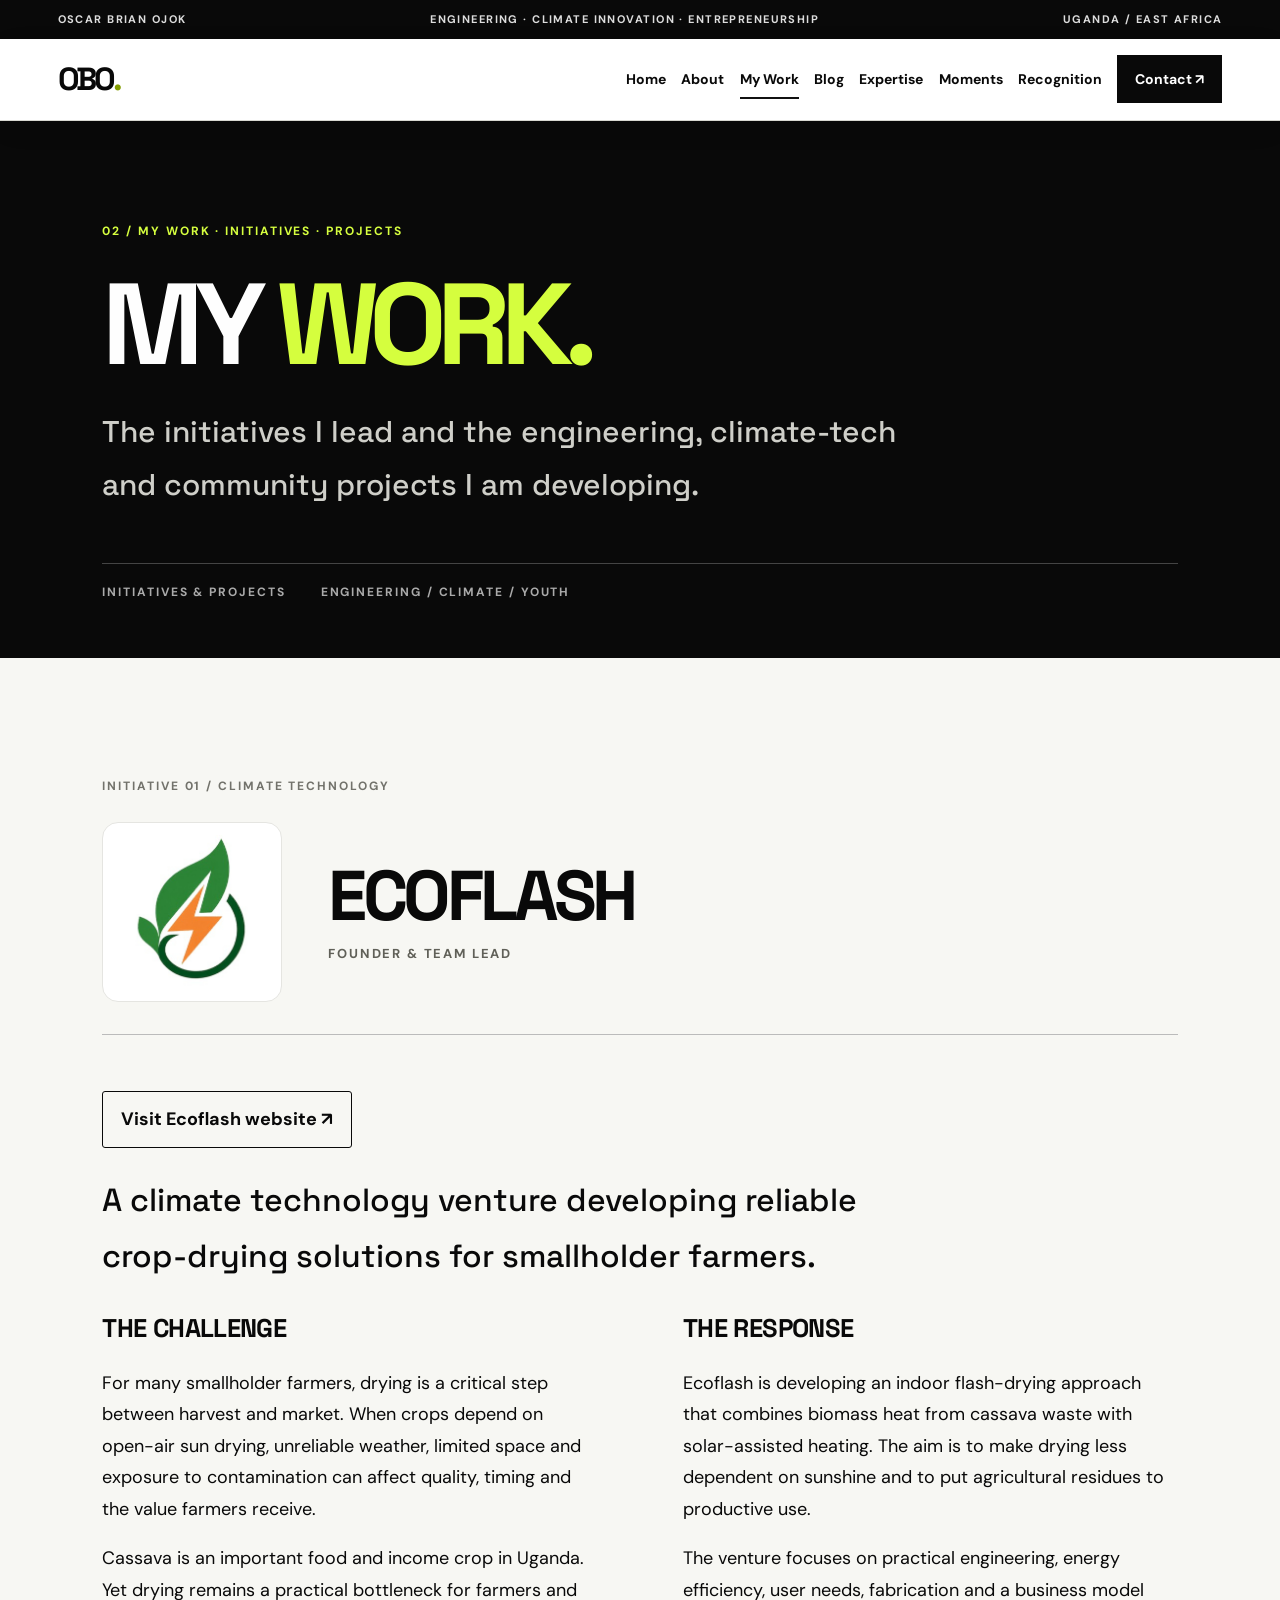
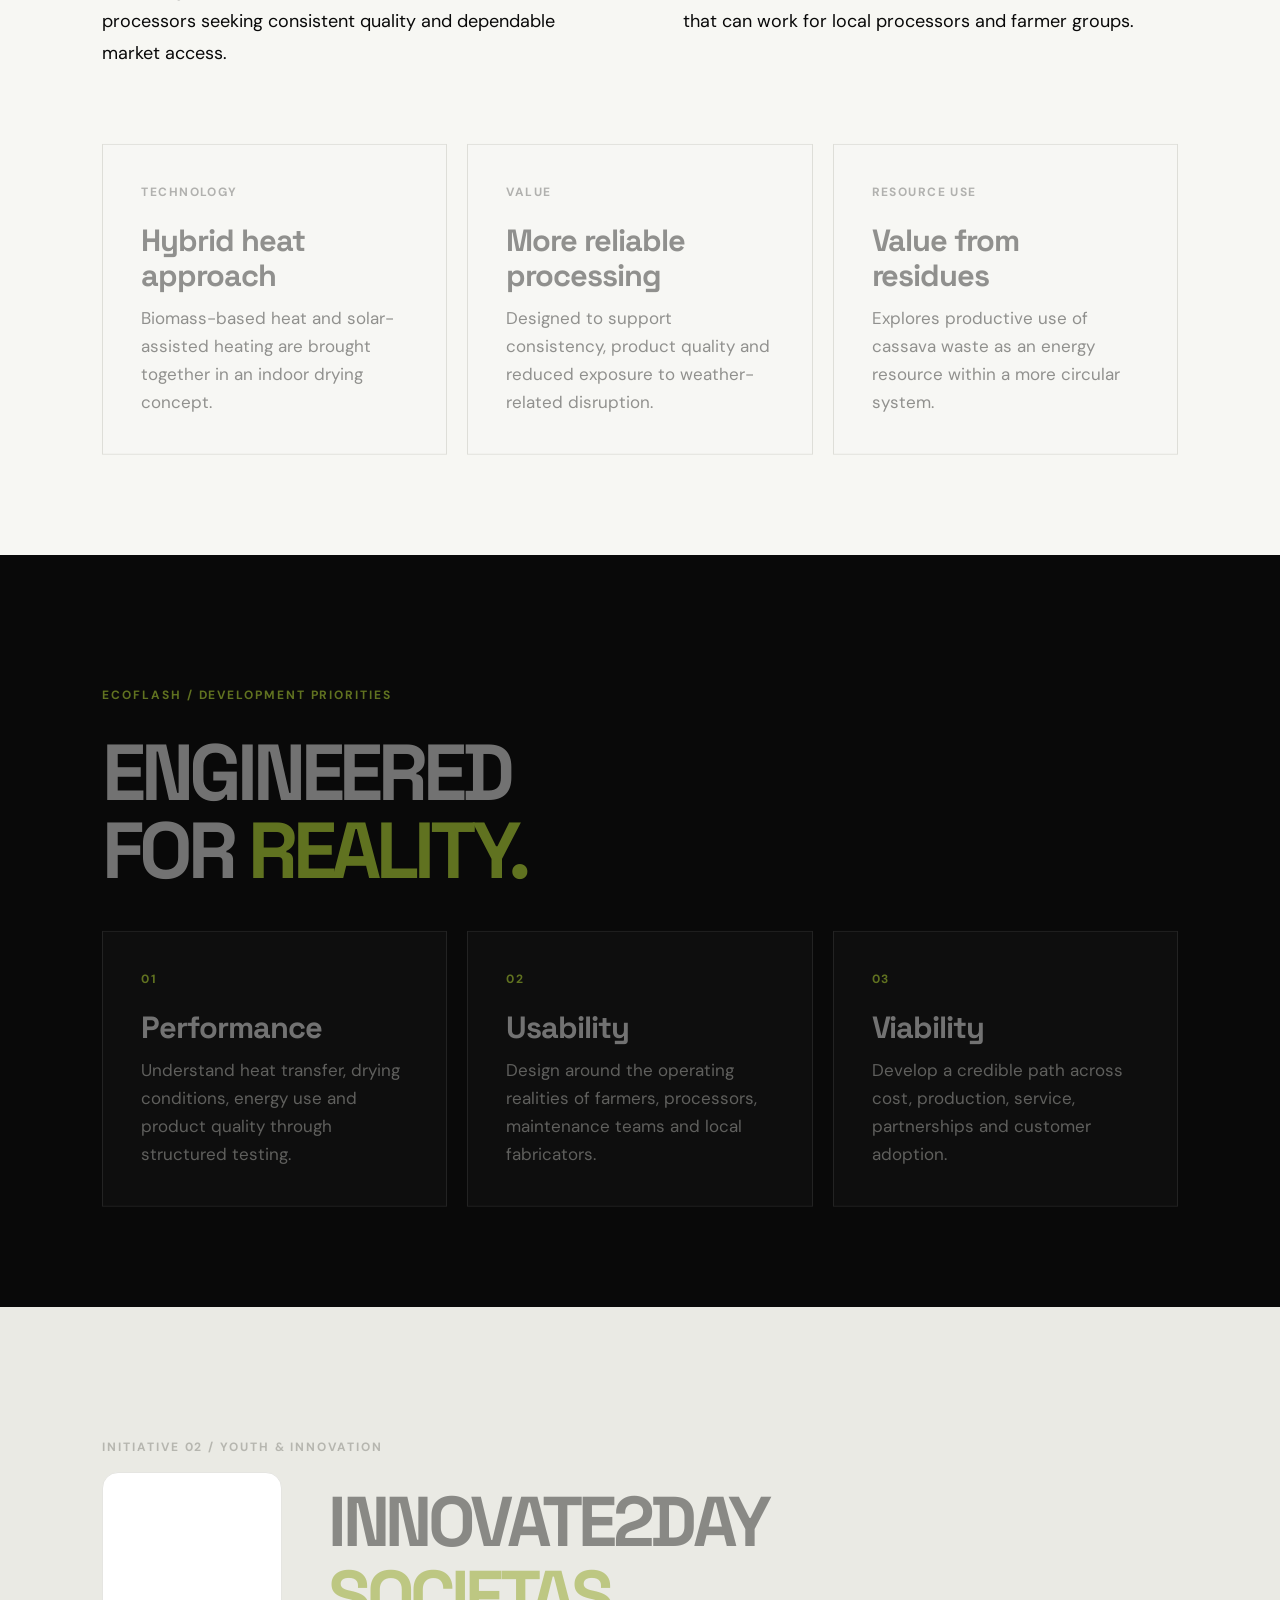
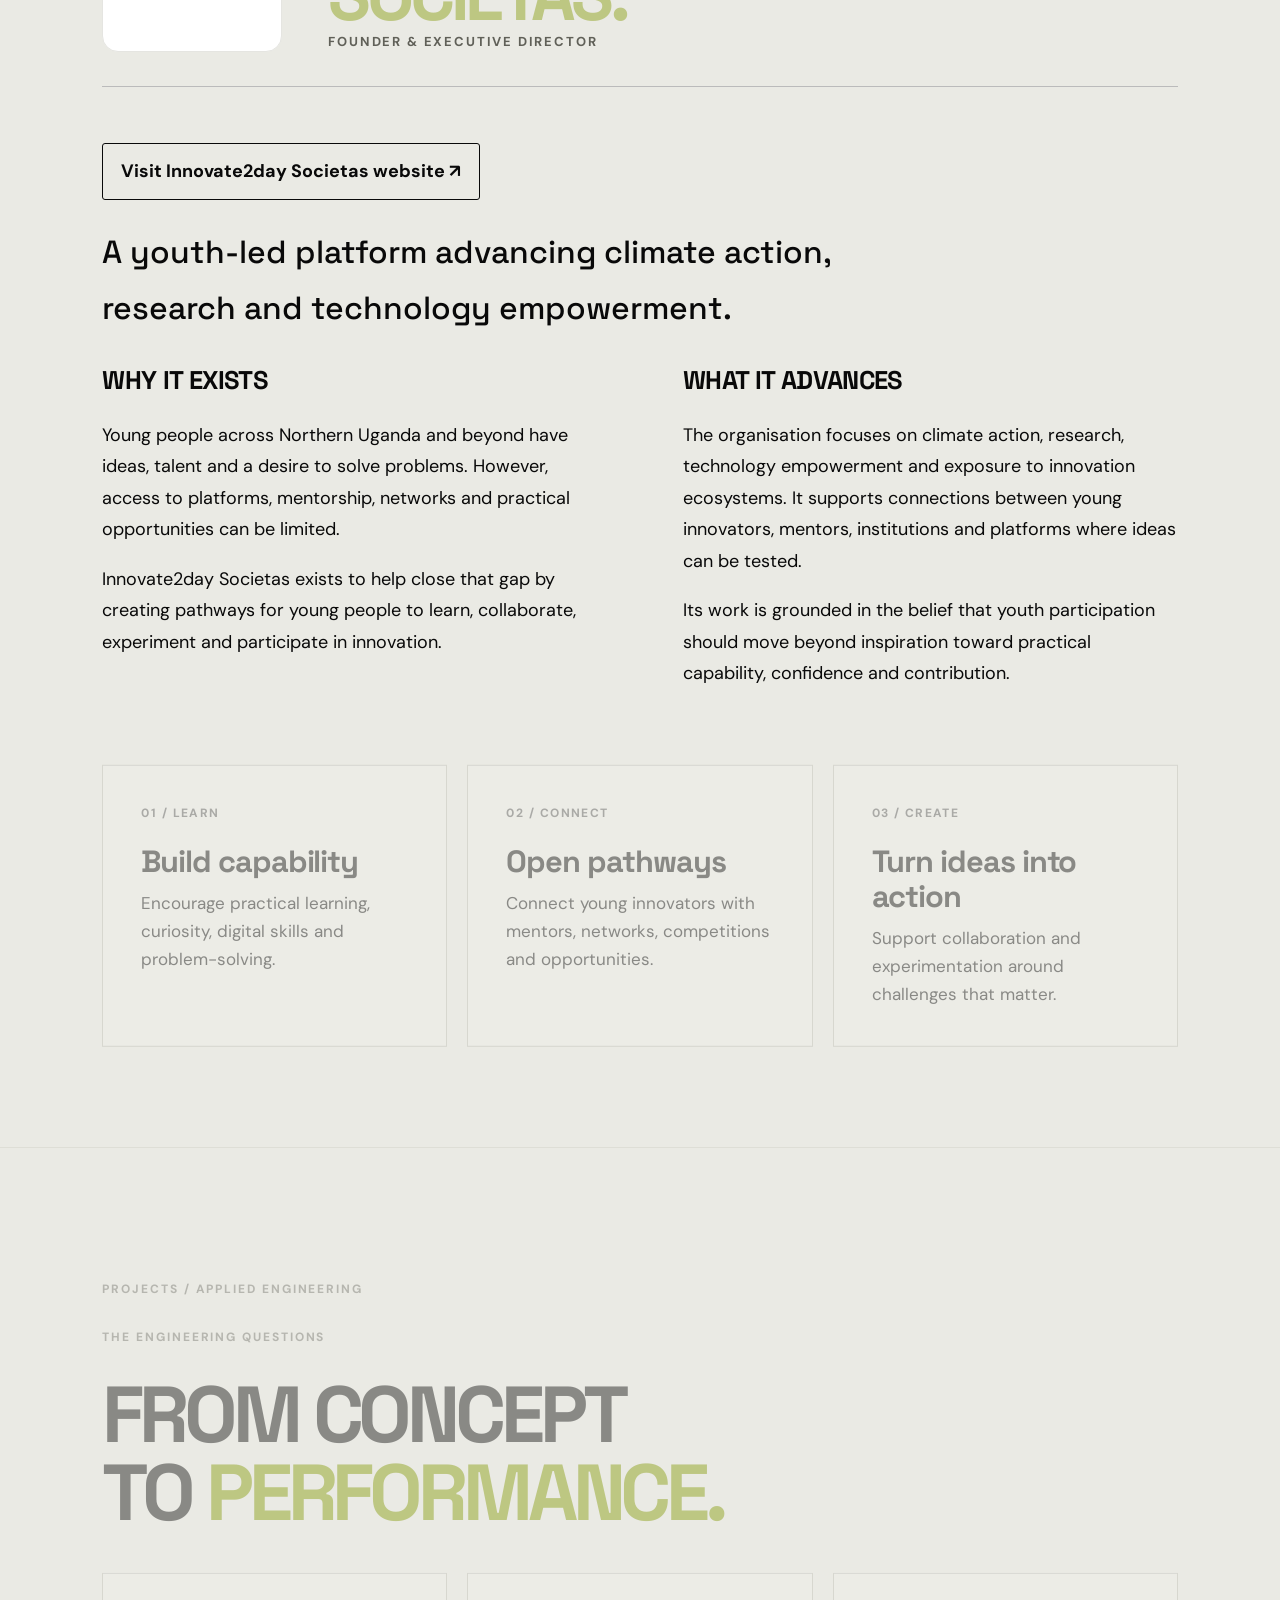
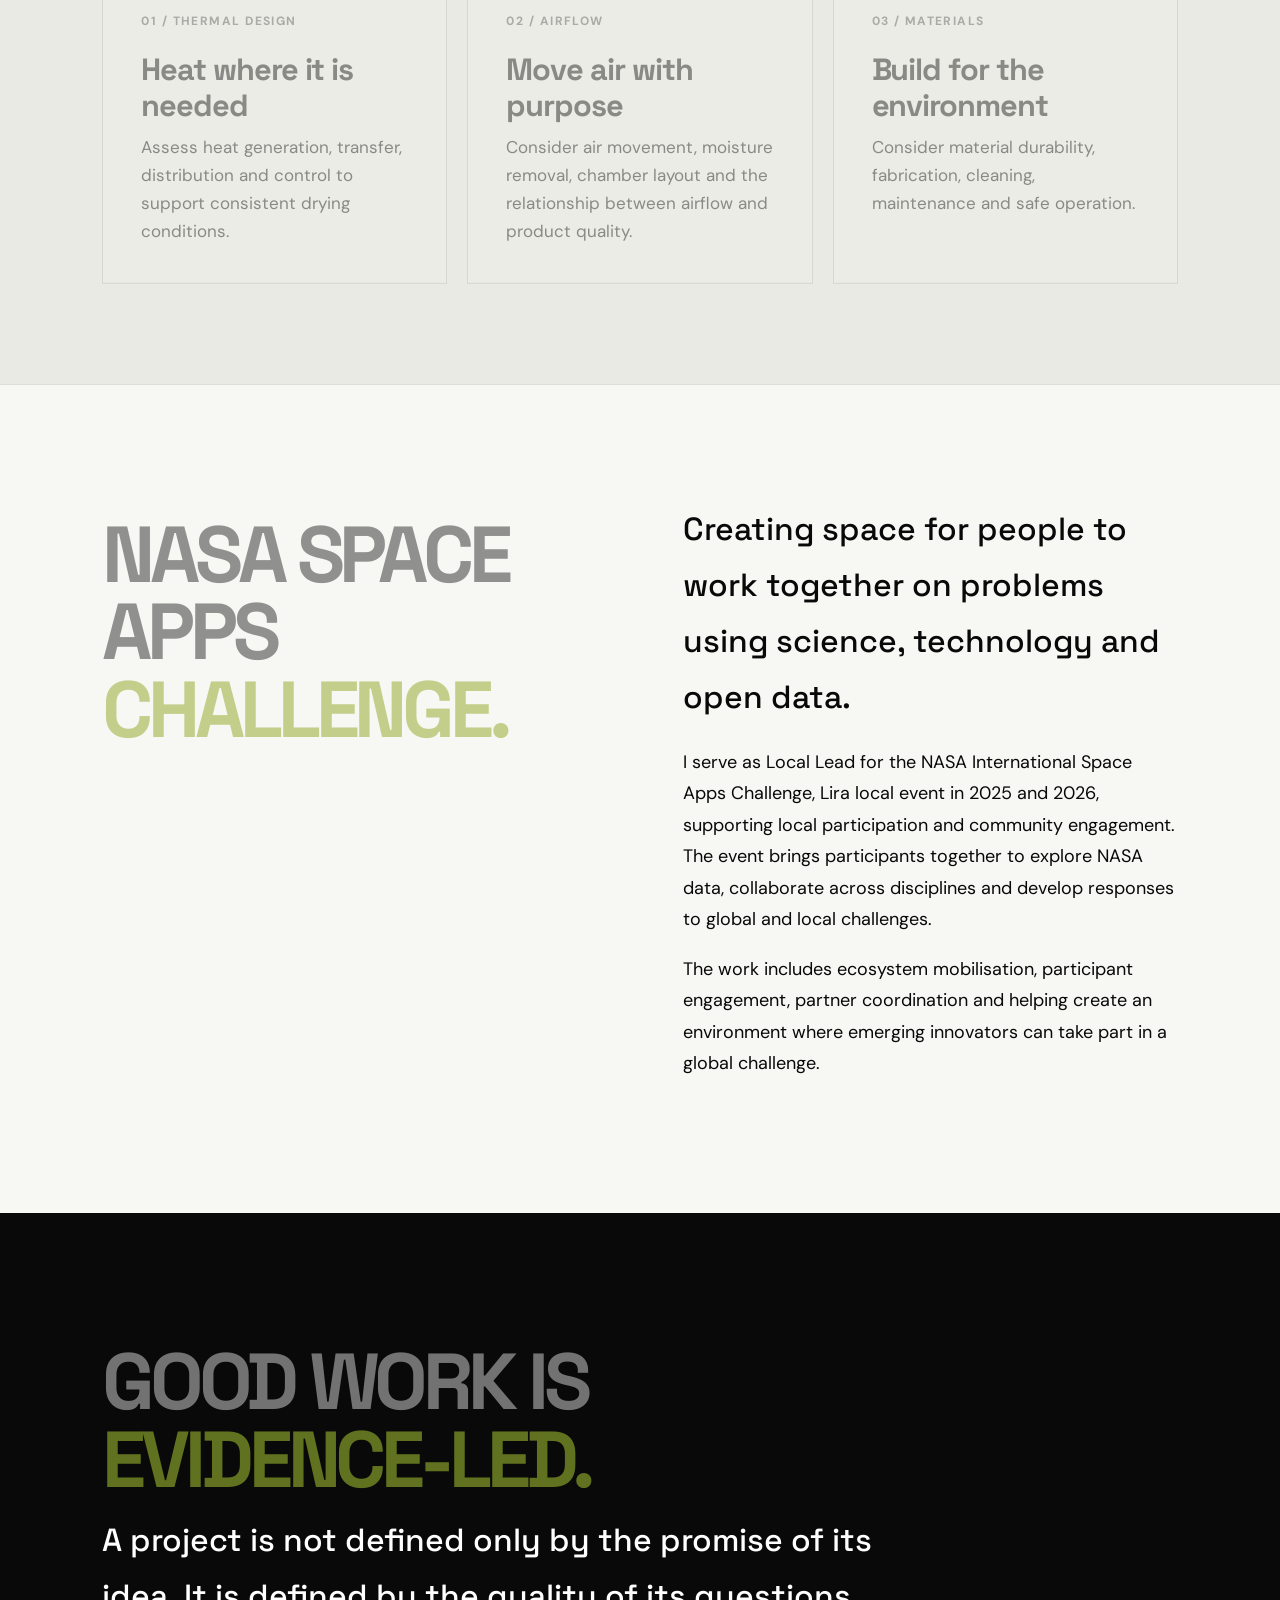
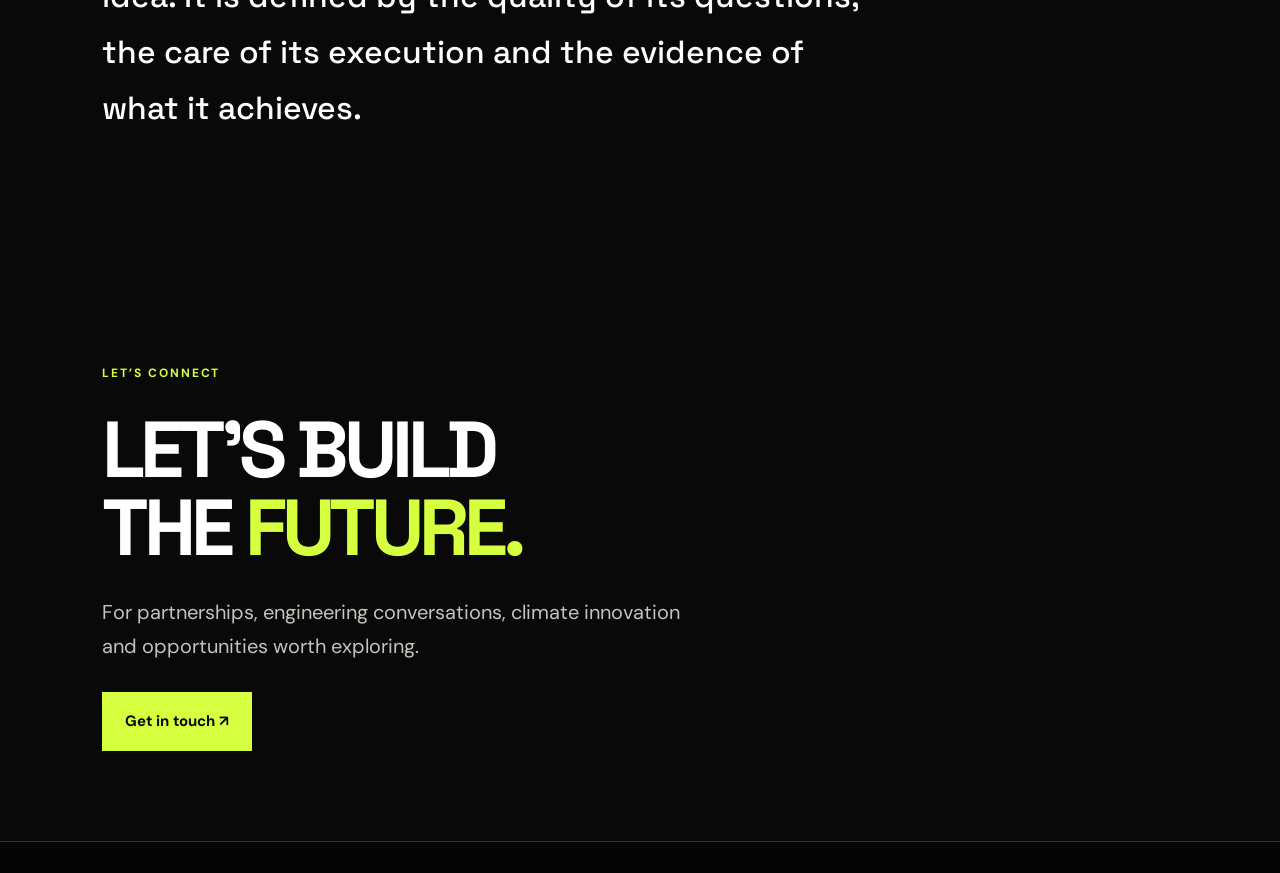
<file: initiatives.html>
<!doctype html><html lang="en"><head><meta charset="utf-8"><meta name="viewport" content="width=device-width,initial-scale=1"><meta http-equiv="refresh" content="0; url=my-work.html"><link rel="canonical" href="my-work.html"><title>My Work | Oscar Brian Ojok</title></head><body><p>This page has moved to <a href="my-work.html">My Work</a>.</p></body></html>
</file>
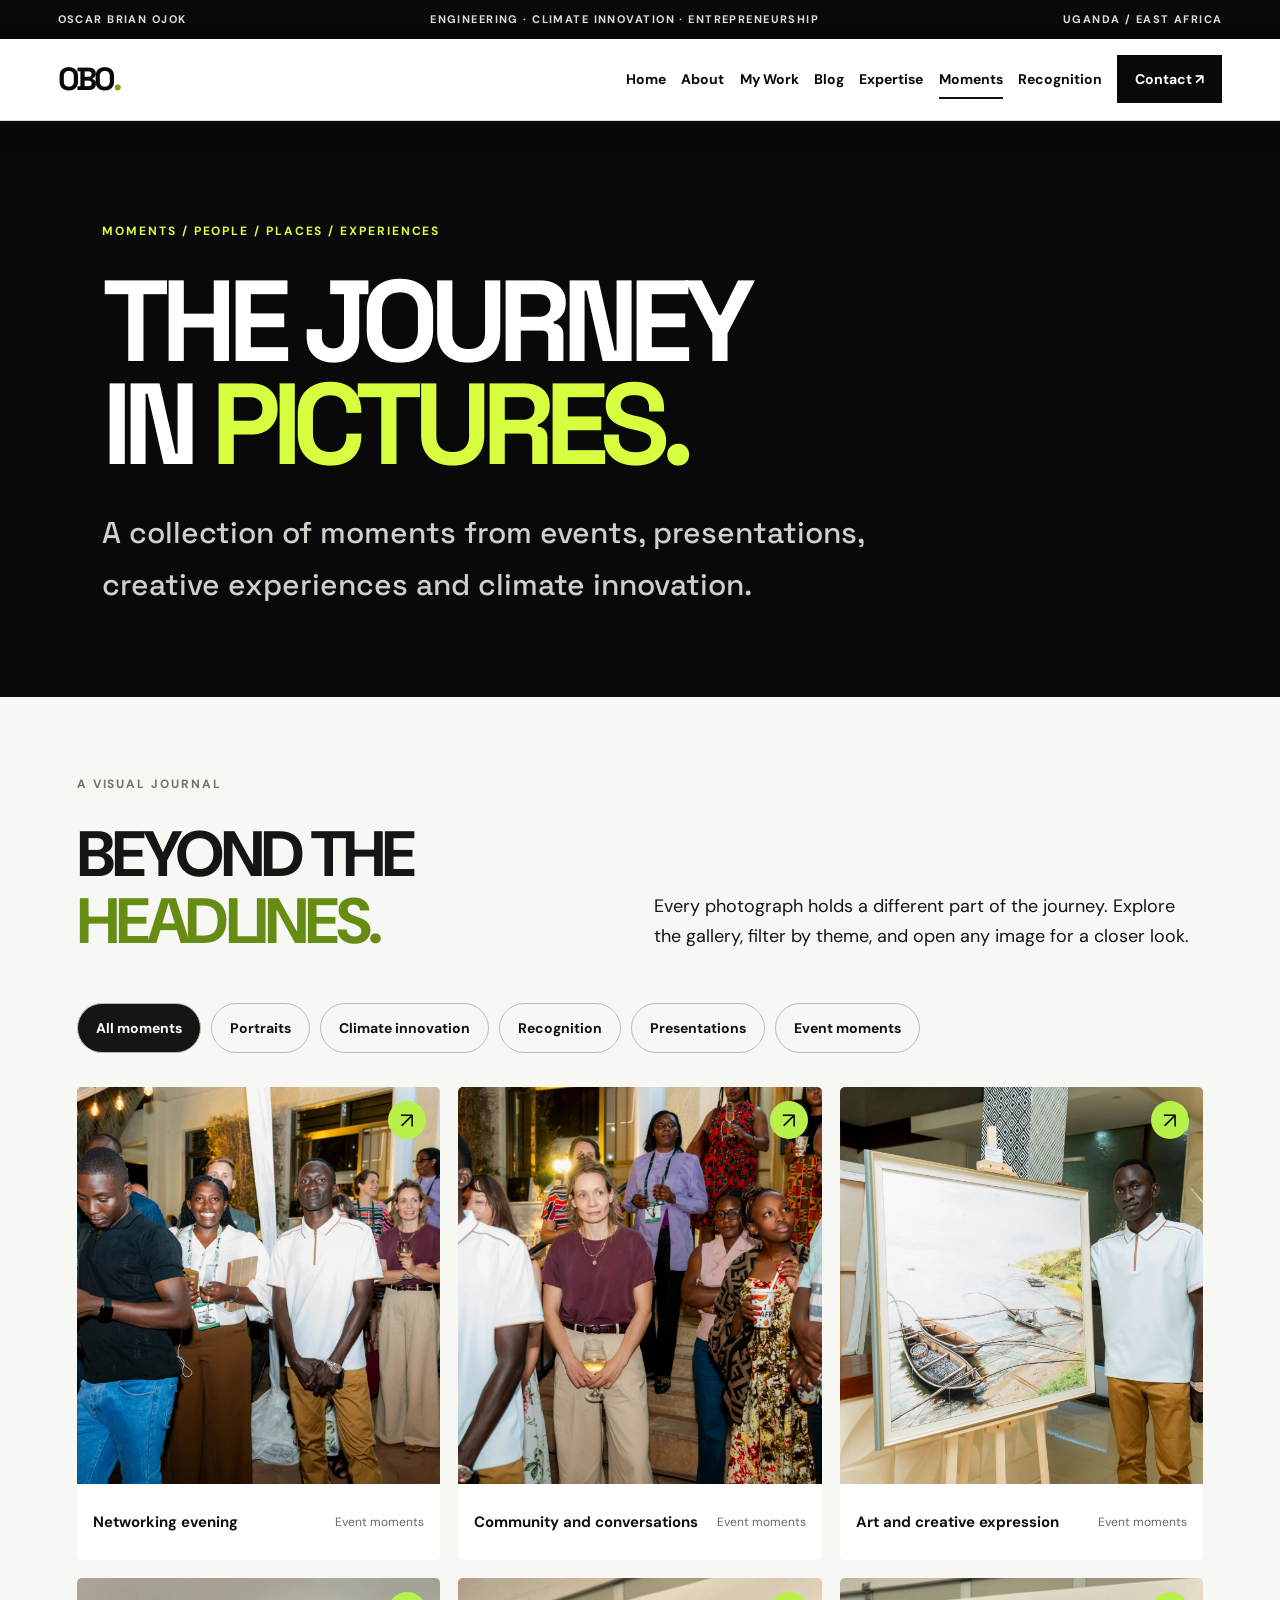
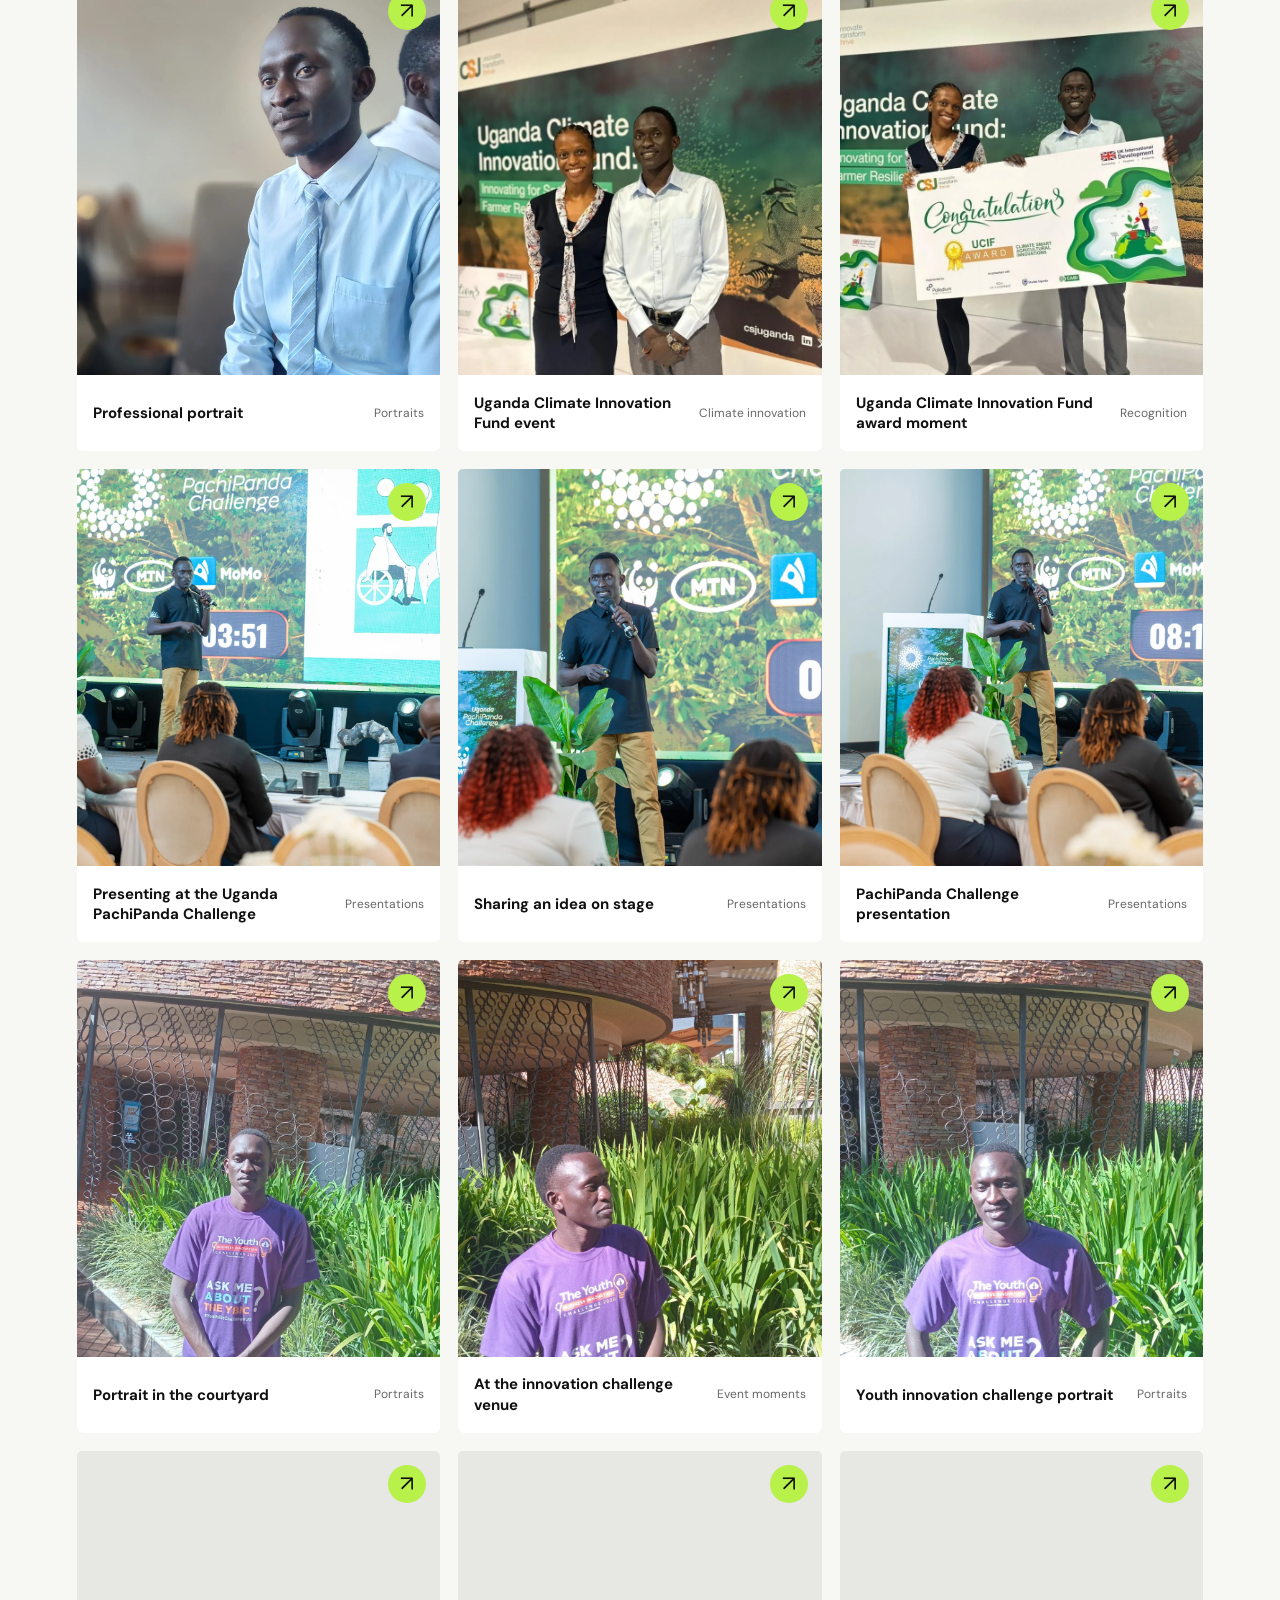
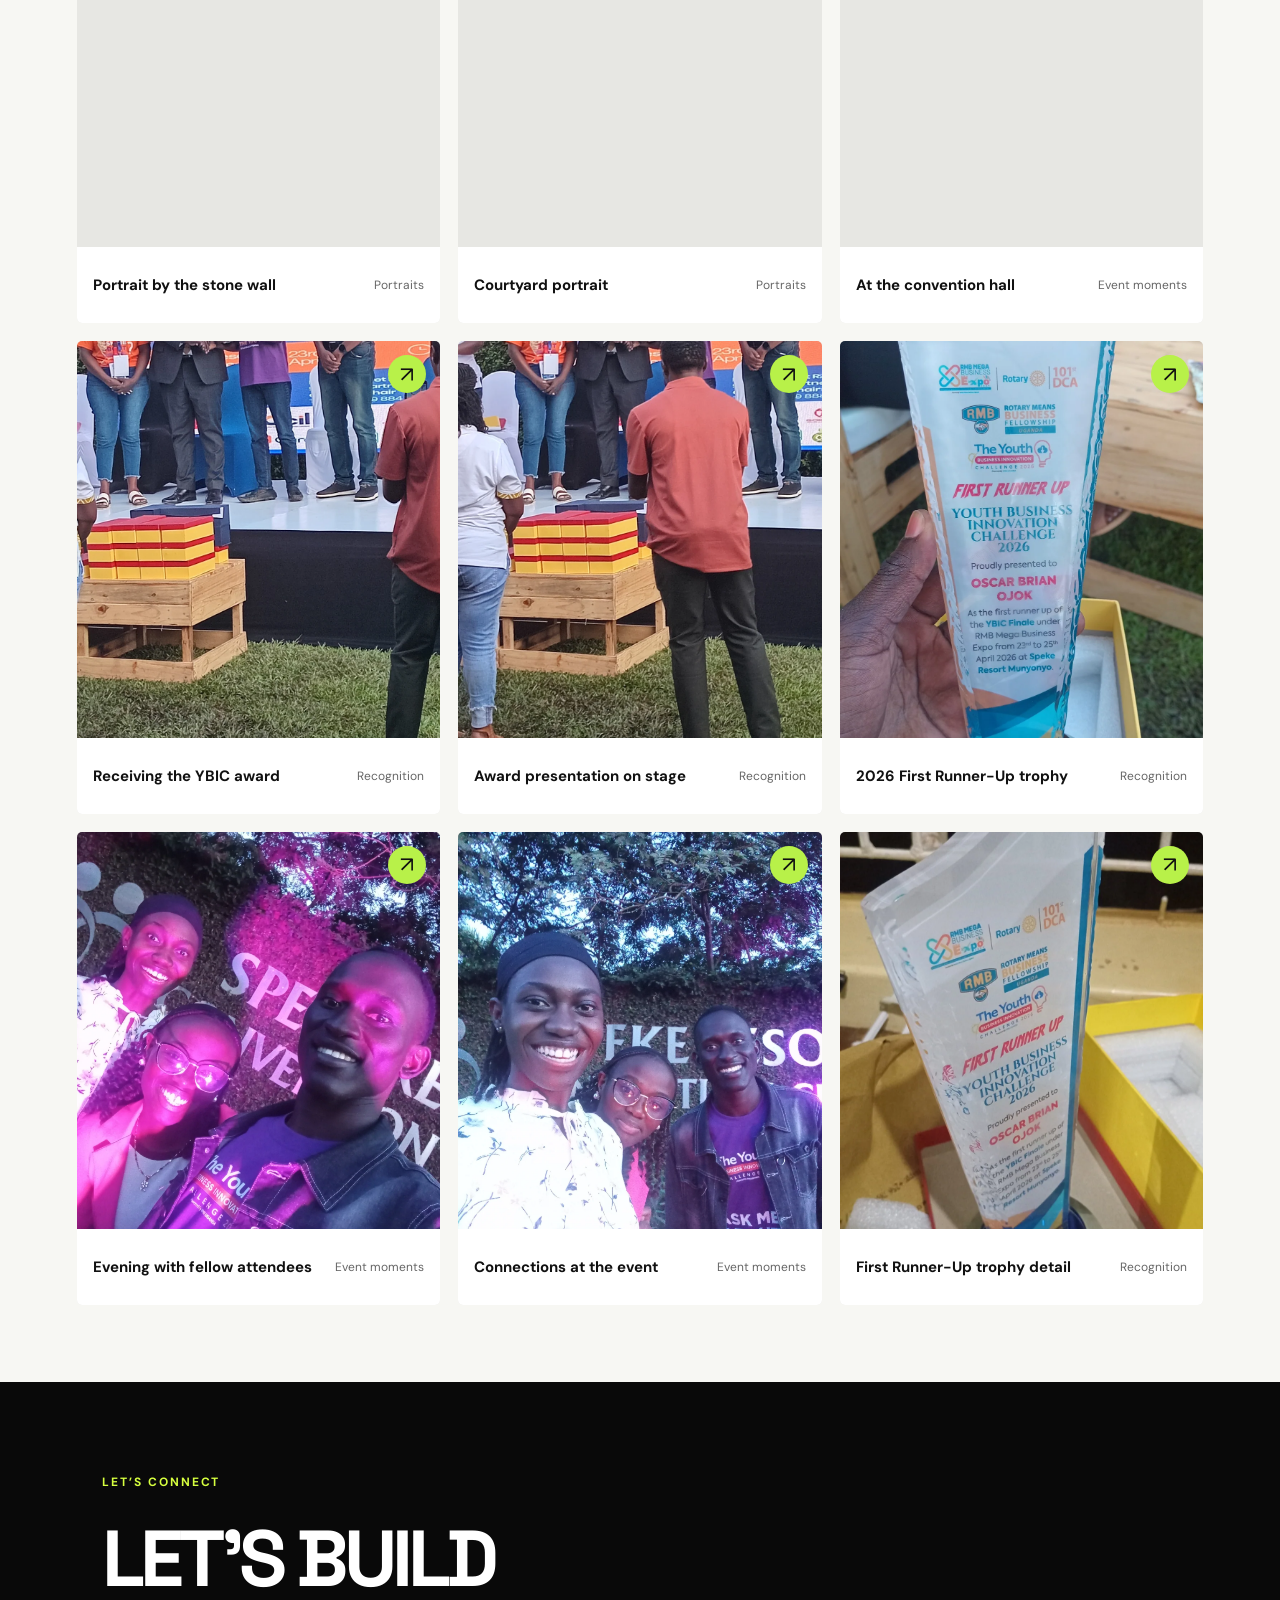
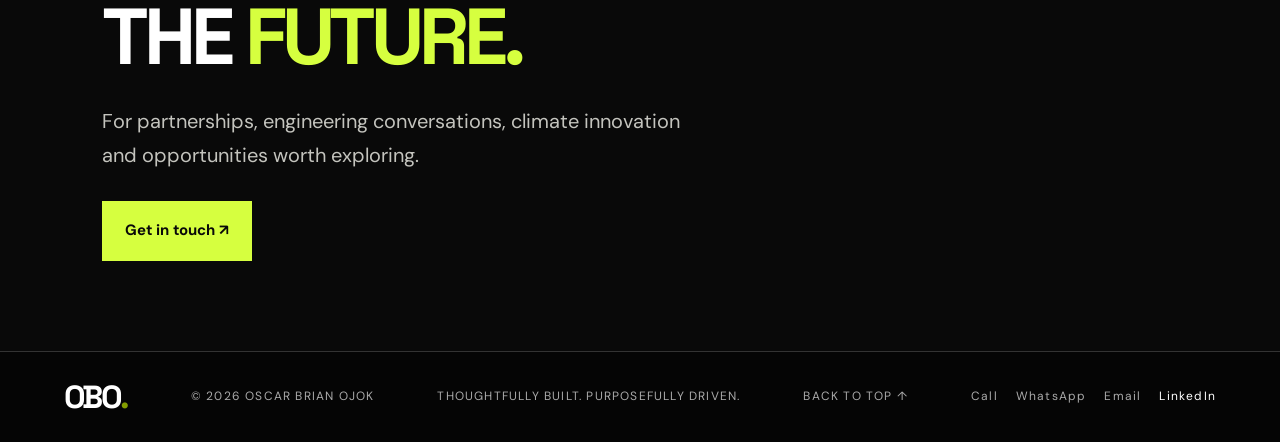
<file: moments.html>
<!DOCTYPE html>

<html lang="en"><head><meta charset="utf-8"/><meta content="width=device-width,initial-scale=1" name="viewport"/><meta content="Photo gallery of Oscar Brian Ojok: events, portraits, climate innovation and presentations." name="description"/><title>Moments &amp; Gallery | Oscar Brian Ojok</title><link href="https://fonts.googleapis.com" rel="preconnect"/><link crossorigin="" href="https://fonts.gstatic.com" rel="preconnect"/><link href="https://fonts.googleapis.com/css2?family=DM+Sans:wght@400;500;600;700&amp;family=Space+Grotesk:wght@400;500;600;700&amp;display=swap" rel="stylesheet"/><link href="styles.css" rel="stylesheet"/><link href="final-polish.css" rel="stylesheet"/><link href="motion.css" rel="stylesheet"/><link href="gallery.css" rel="stylesheet"/><link href="new-content.css" rel="stylesheet"/><link href="identity-refinements.css" rel="stylesheet"/><link href="contact-updates.css" rel="stylesheet"/><link href="launch-finish.css" rel="stylesheet"/><link href="site-final.css" rel="stylesheet"/><link href="quality-finish.css" rel="stylesheet"/></head><body><a class="skip" href="#main">Skip to content</a><div class="topline"><span>OSCAR BRIAN OJOK</span><span>ENGINEERING · CLIMATE INNOVATION · ENTREPRENEURSHIP</span><span>UGANDA / EAST AFRICA</span></div>
<header class="header"><a class="logo" href="index.html">OBO<span>.</span></a><button aria-expanded="false" aria-label="Toggle navigation" class="menu"><i></i><i></i></button><nav><a href="index.html">Home</a><a href="about.html">About</a><a href="my-work.html">My Work</a><a href="blog.html">Blog</a><a href="expertise.html">Expertise</a><a class="current" href="moments.html">Moments</a><a href="recognition.html">Recognition</a><a class="nav-cta" href="contact.html">Contact ↗</a></nav></header><main id="main"><section class="pagehero"><div class="kicker">MOMENTS / PEOPLE / PLACES / EXPERIENCES</div><h1>THE JOURNEY<br/>IN <em>PICTURES.</em></h1><p>A collection of moments from events, presentations, creative experiences and climate innovation.</p></section>
<section aria-labelledby="gallery-heading" class="moment-section"><div class="moment-intro"><div><div class="kicker">A VISUAL JOURNAL</div><h2 id="gallery-heading">BEYOND THE <em>HEADLINES.</em></h2></div><p>Every photograph holds a different part of the journey. Explore the gallery, filter by theme, and open any image for a closer look.</p></div><div aria-label="Filter gallery" class="moment-filters" role="group"><button aria-pressed="true" class="moment-filter active" data-filter="All moments" type="button">All moments</button><button aria-pressed="false" class="moment-filter" data-filter="Portraits" type="button">Portraits</button><button aria-pressed="false" class="moment-filter" data-filter="Climate innovation" type="button">Climate innovation</button><button aria-pressed="false" class="moment-filter" data-filter="Recognition" type="button">Recognition</button><button aria-pressed="false" class="moment-filter" data-filter="Presentations" type="button">Presentations</button><button aria-pressed="false" class="moment-filter" data-filter="Event moments" type="button">Event moments</button></div><div class="moment-grid"><button aria-label="View photo: Networking evening" class="moment-tile" data-category="Event moments" data-index="0" type="button"><img alt="Networking evening" decoding="async" loading="lazy" src="assets/moments/moment-01.webp"/><span class="moment-caption"><strong>Networking evening</strong><small>Event moments</small></span><span aria-hidden="true" class="moment-zoom">↗</span></button><button aria-label="View photo: Community and conversations" class="moment-tile" data-category="Event moments" data-index="1" type="button"><img alt="Community and conversations" decoding="async" loading="lazy" src="assets/moments/moment-02.webp"/><span class="moment-caption"><strong>Community and conversations</strong><small>Event moments</small></span><span aria-hidden="true" class="moment-zoom">↗</span></button><button aria-label="View photo: Art and creative expression" class="moment-tile" data-category="Event moments" data-index="2" type="button"><img alt="Art and creative expression" decoding="async" loading="lazy" src="assets/moments/moment-03.webp"/><span class="moment-caption"><strong>Art and creative expression</strong><small>Event moments</small></span><span aria-hidden="true" class="moment-zoom">↗</span></button><button aria-label="View photo: Professional portrait" class="moment-tile" data-category="Portraits" data-index="3" type="button"><img alt="Professional portrait" decoding="async" loading="lazy" src="assets/moments/moment-04.webp"/><span class="moment-caption"><strong>Professional portrait</strong><small>Portraits</small></span><span aria-hidden="true" class="moment-zoom">↗</span></button><button aria-label="View photo: Uganda Climate Innovation Fund event" class="moment-tile" data-category="Climate innovation" data-index="4" type="button"><img alt="Uganda Climate Innovation Fund event" decoding="async" loading="lazy" src="assets/moments/moment-05.webp"/><span class="moment-caption"><strong>Uganda Climate Innovation Fund event</strong><small>Climate innovation</small></span><span aria-hidden="true" class="moment-zoom">↗</span></button><button aria-label="View photo: Uganda Climate Innovation Fund award moment" class="moment-tile" data-category="Recognition" data-index="5" type="button"><img alt="Uganda Climate Innovation Fund award moment" decoding="async" loading="lazy" src="assets/moments/moment-06.webp"/><span class="moment-caption"><strong>Uganda Climate Innovation Fund award moment</strong><small>Recognition</small></span><span aria-hidden="true" class="moment-zoom">↗</span></button><button aria-label="View photo: Presenting at the Uganda PachiPanda Challenge" class="moment-tile" data-category="Presentations" data-index="6" type="button"><img alt="Presenting at the Uganda PachiPanda Challenge" decoding="async" loading="lazy" src="assets/moments/moment-07.webp"/><span class="moment-caption"><strong>Presenting at the Uganda PachiPanda Challenge</strong><small>Presentations</small></span><span aria-hidden="true" class="moment-zoom">↗</span></button><button aria-label="View photo: Sharing an idea on stage" class="moment-tile" data-category="Presentations" data-index="7" type="button"><img alt="Sharing an idea on stage" decoding="async" loading="lazy" src="assets/moments/moment-08.webp"/><span class="moment-caption"><strong>Sharing an idea on stage</strong><small>Presentations</small></span><span aria-hidden="true" class="moment-zoom">↗</span></button><button aria-label="View photo: PachiPanda Challenge presentation" class="moment-tile" data-category="Presentations" data-index="8" type="button"><img alt="PachiPanda Challenge presentation" decoding="async" loading="lazy" src="assets/moments/moment-09.webp"/><span class="moment-caption"><strong>PachiPanda Challenge presentation</strong><small>Presentations</small></span><span aria-hidden="true" class="moment-zoom">↗</span></button><button aria-label="View photo: Portrait in the courtyard" class="moment-tile" data-category="Portraits" data-index="9" type="button"><img alt="Portrait in the courtyard" decoding="async" loading="lazy" src="assets/new-moments/20260425_155839.webp"/><span class="moment-caption"><strong>Portrait in the courtyard</strong><small>Portraits</small></span><span aria-hidden="true" class="moment-zoom">↗</span></button><button aria-label="View photo: At the innovation challenge venue" class="moment-tile" data-category="Event moments" data-index="10" type="button"><img alt="At the innovation challenge venue" decoding="async" loading="lazy" src="assets/new-moments/20260425_155905.webp"/><span class="moment-caption"><strong>At the innovation challenge venue</strong><small>Event moments</small></span><span aria-hidden="true" class="moment-zoom">↗</span></button><button aria-label="View photo: Youth innovation challenge portrait" class="moment-tile" data-category="Portraits" data-index="11" type="button"><img alt="Youth innovation challenge portrait" decoding="async" loading="lazy" src="assets/new-moments/20260425_155912.webp"/><span class="moment-caption"><strong>Youth innovation challenge portrait</strong><small>Portraits</small></span><span aria-hidden="true" class="moment-zoom">↗</span></button><button aria-label="View photo: Portrait by the stone wall" class="moment-tile" data-category="Portraits" data-index="12" type="button"><img alt="Portrait by the stone wall" decoding="async" loading="lazy" src="assets/new-moments/20260425_160231.webp"/><span class="moment-caption"><strong>Portrait by the stone wall</strong><small>Portraits</small></span><span aria-hidden="true" class="moment-zoom">↗</span></button><button aria-label="View photo: Courtyard portrait" class="moment-tile" data-category="Portraits" data-index="13" type="button"><img alt="Courtyard portrait" decoding="async" loading="lazy" src="assets/new-moments/20260425_160413.webp"/><span class="moment-caption"><strong>Courtyard portrait</strong><small>Portraits</small></span><span aria-hidden="true" class="moment-zoom">↗</span></button><button aria-label="View photo: At the convention hall" class="moment-tile" data-category="Event moments" data-index="14" type="button"><img alt="At the convention hall" decoding="async" loading="lazy" src="assets/new-moments/20260425_160742.webp"/><span class="moment-caption"><strong>At the convention hall</strong><small>Event moments</small></span><span aria-hidden="true" class="moment-zoom">↗</span></button><button aria-label="View photo: Receiving the YBIC award" class="moment-tile" data-category="Recognition" data-index="15" type="button"><img alt="Receiving the YBIC award" decoding="async" loading="lazy" src="assets/new-moments/20260425_180016.webp"/><span class="moment-caption"><strong>Receiving the YBIC award</strong><small>Recognition</small></span><span aria-hidden="true" class="moment-zoom">↗</span></button><button aria-label="View photo: Award presentation on stage" class="moment-tile" data-category="Recognition" data-index="16" type="button"><img alt="Award presentation on stage" decoding="async" loading="lazy" src="assets/new-moments/20260425_180019.webp"/><span class="moment-caption"><strong>Award presentation on stage</strong><small>Recognition</small></span><span aria-hidden="true" class="moment-zoom">↗</span></button><button aria-label="View photo: 2026 First Runner-Up trophy" class="moment-tile" data-category="Recognition" data-index="17" type="button"><img alt="2026 First Runner-Up trophy" decoding="async" loading="lazy" src="assets/new-moments/20260425_180456.webp"/><span class="moment-caption"><strong>2026 First Runner-Up trophy</strong><small>Recognition</small></span><span aria-hidden="true" class="moment-zoom">↗</span></button><button aria-label="View photo: Evening with fellow attendees" class="moment-tile" data-category="Event moments" data-index="18" type="button"><img alt="Evening with fellow attendees" decoding="async" loading="lazy" src="assets/new-moments/20260425_190231.webp"/><span class="moment-caption"><strong>Evening with fellow attendees</strong><small>Event moments</small></span><span aria-hidden="true" class="moment-zoom">↗</span></button><button aria-label="View photo: Connections at the event" class="moment-tile" data-category="Event moments" data-index="19" type="button"><img alt="Connections at the event" decoding="async" loading="lazy" src="assets/new-moments/20260425_190316.webp"/><span class="moment-caption"><strong>Connections at the event</strong><small>Event moments</small></span><span aria-hidden="true" class="moment-zoom">↗</span></button><button aria-label="View photo: First Runner-Up trophy detail" class="moment-tile" data-category="Recognition" data-index="20" type="button"><img alt="First Runner-Up trophy detail" decoding="async" loading="lazy" src="assets/new-moments/20260425_212526.webp"/><span class="moment-caption"><strong>First Runner-Up trophy detail</strong><small>Recognition</small></span><span aria-hidden="true" class="moment-zoom">↗</span></button></div><p class="moment-empty" hidden="">No photographs in this category.</p></section></main>
<div aria-label="Photo viewer" aria-modal="true" class="moment-lightbox" hidden="" id="moment-lightbox" role="dialog"><button aria-label="Close photo viewer" class="moment-close" type="button">×</button><button aria-label="Previous photo" class="moment-prev" type="button">‹</button><figure><img alt="" decoding="async" id="moment-full"/><figcaption id="moment-full-caption"></figcaption></figure><button aria-label="Next photo" class="moment-next" type="button">›</button></div><section class="closing"><div class="kicker">LET’S CONNECT</div><h2>LET’S BUILD<br/>THE <em>FUTURE.</em></h2><p>For partnerships, engineering conversations, climate innovation and opportunities worth exploring.</p><a class="btn light" href="contact.html">Get in touch ↗</a></section><footer><a class="logo" href="index.html">OBO<span>.</span></a><span>© <span class="year"></span> OSCAR BRIAN OJOK</span><span>THOUGHTFULLY BUILT. PURPOSEFULLY DRIVEN.</span><a href="#main">BACK TO TOP ↑</a><div class="footer-contact"><a href="tel:+256785449978">Call</a><a href="https://wa.me/256785449978">WhatsApp</a><a href="mailto:oscarbrianojok@gmail.com">Email</a><a href="https://www.linkedin.com/in/oscar-brian-ojok-47771b11a" rel="noopener noreferrer" target="_blank">LinkedIn</a></div></footer><script src="script.js"></script><script src="motion.js"></script><script src="gallery.js"></script></body></html>
</file>
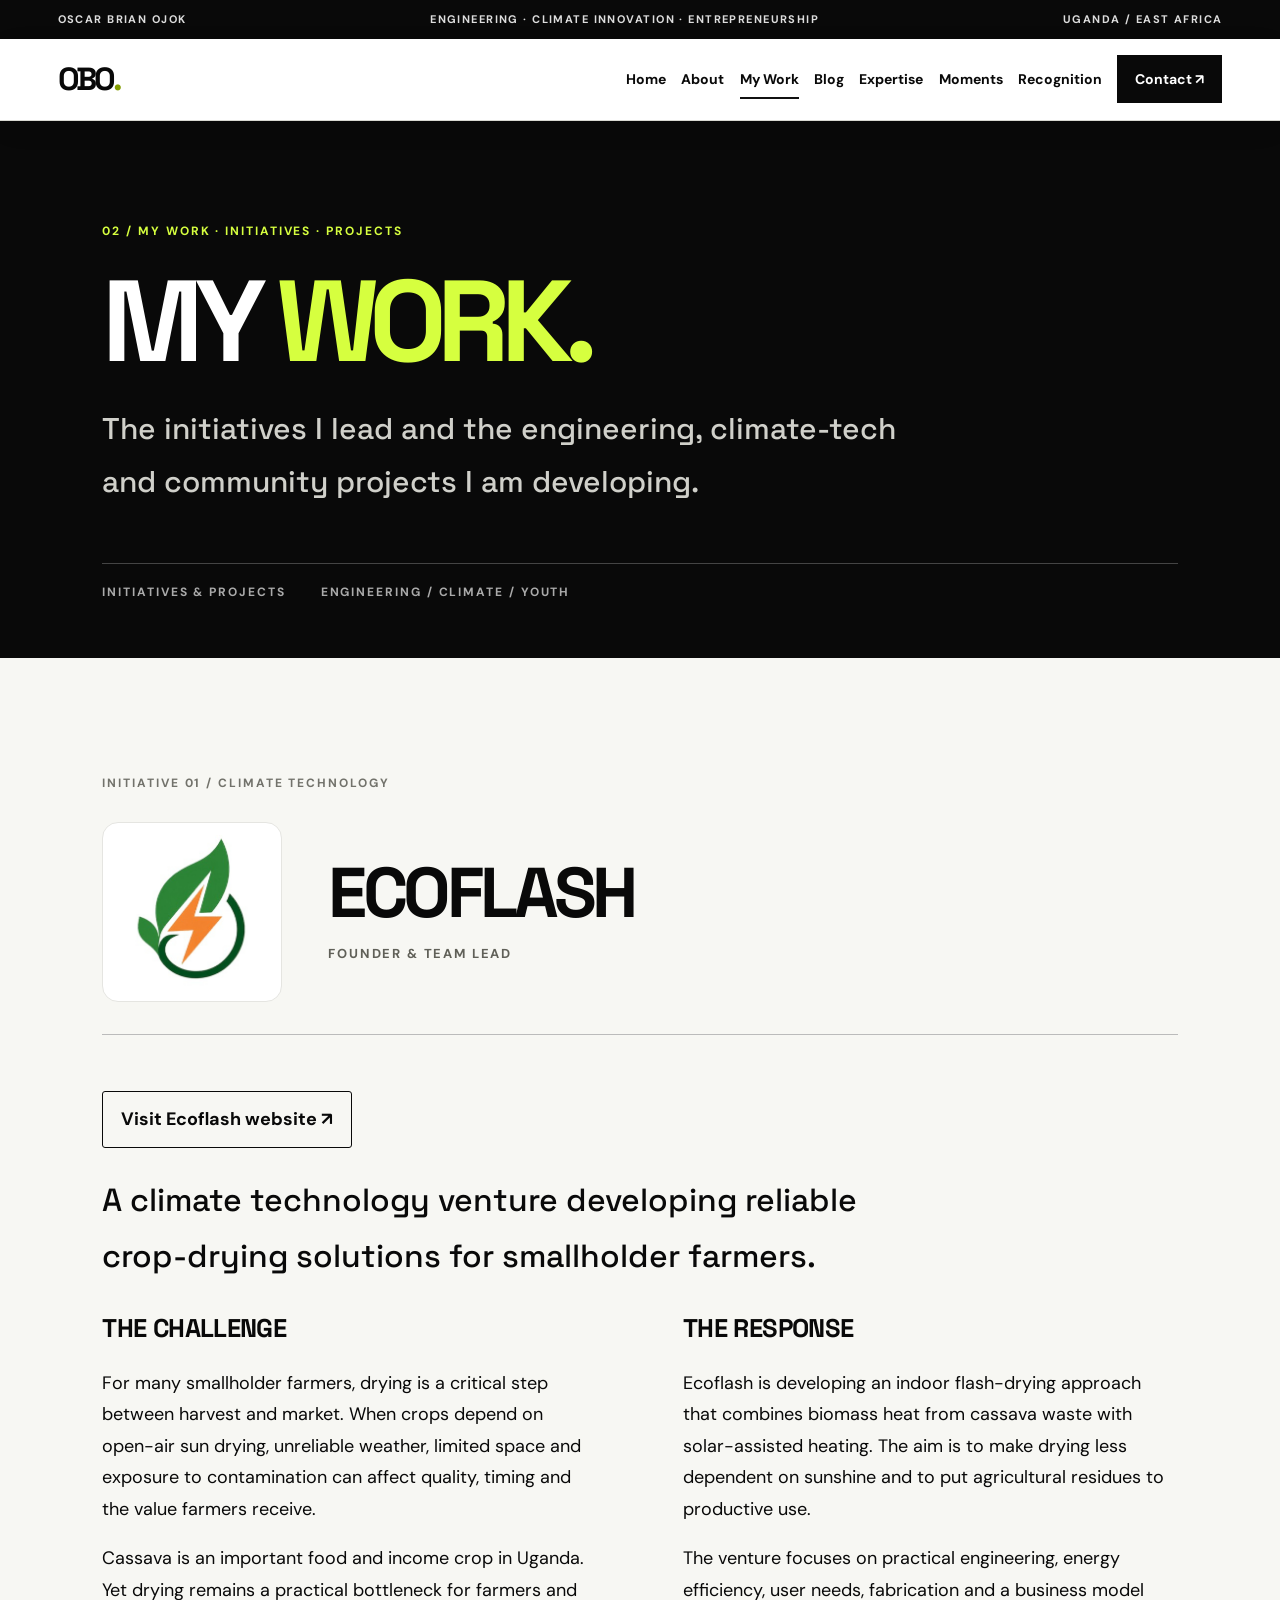
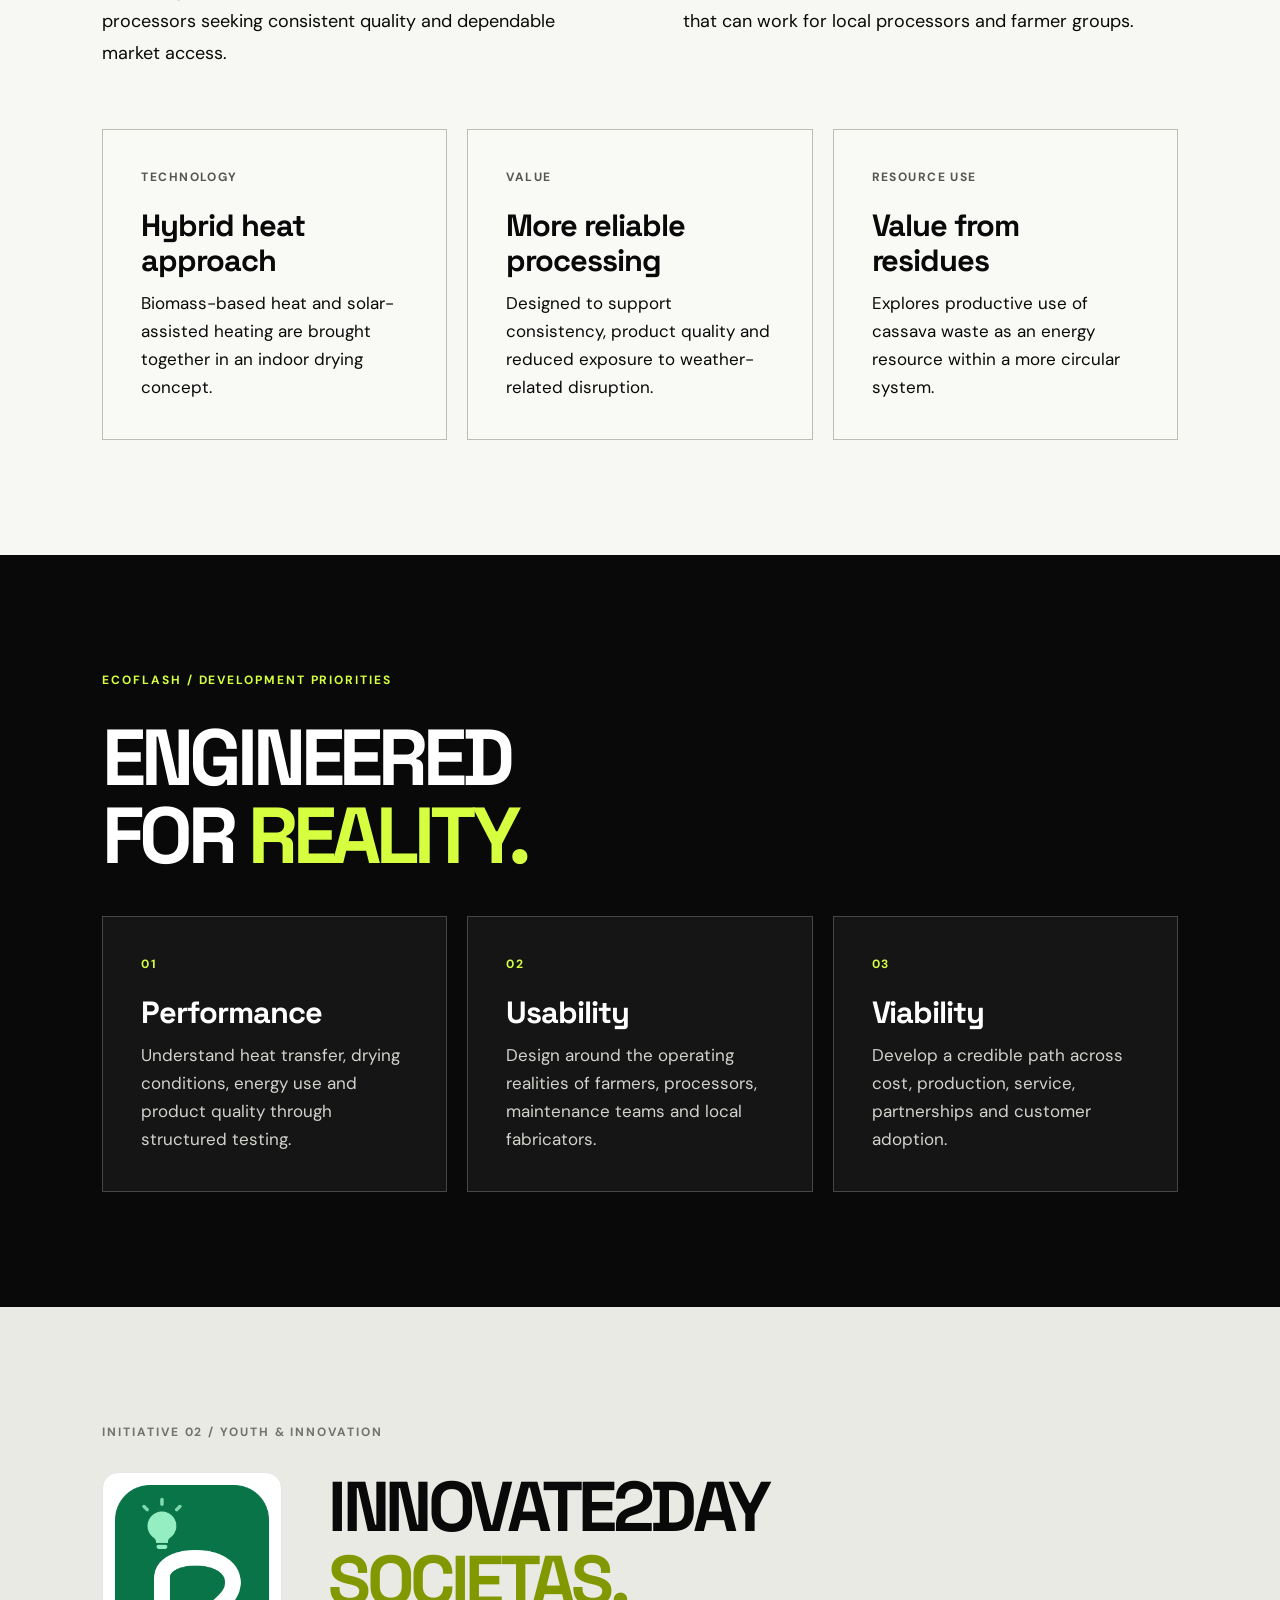
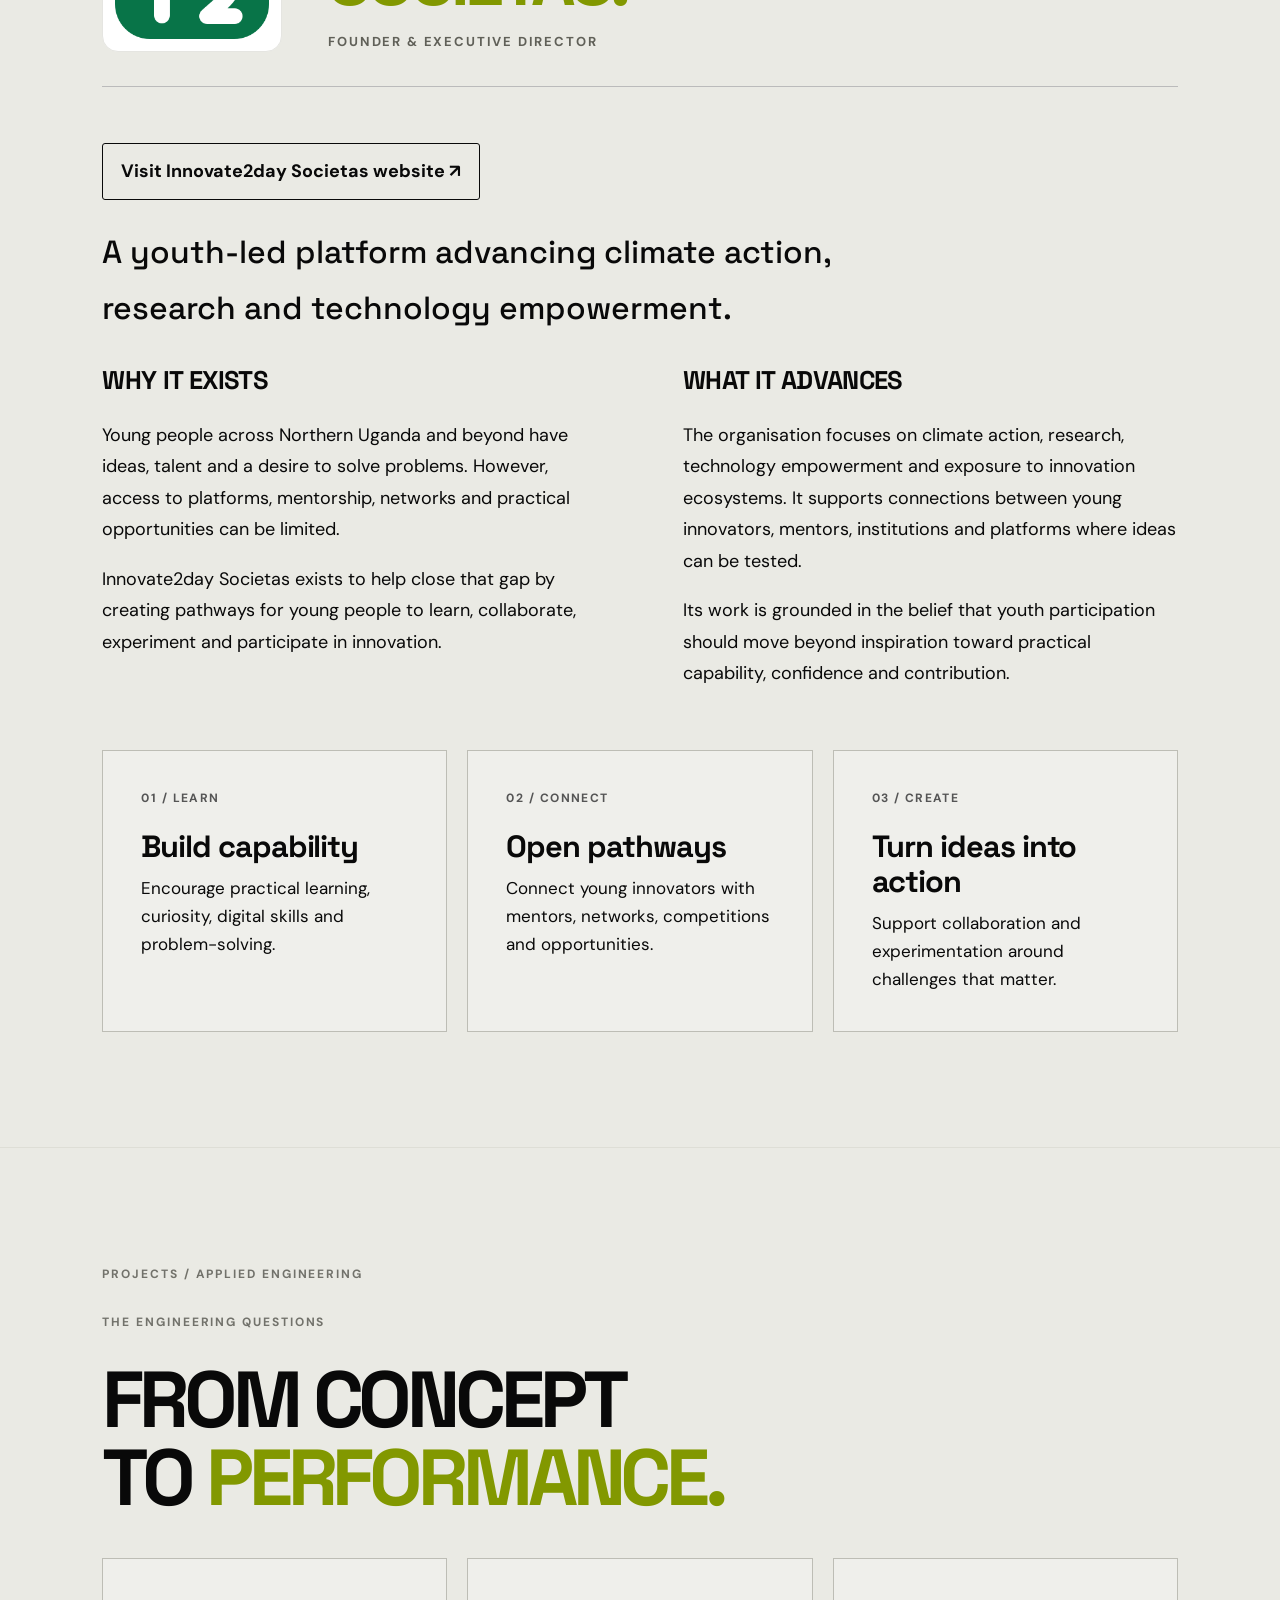
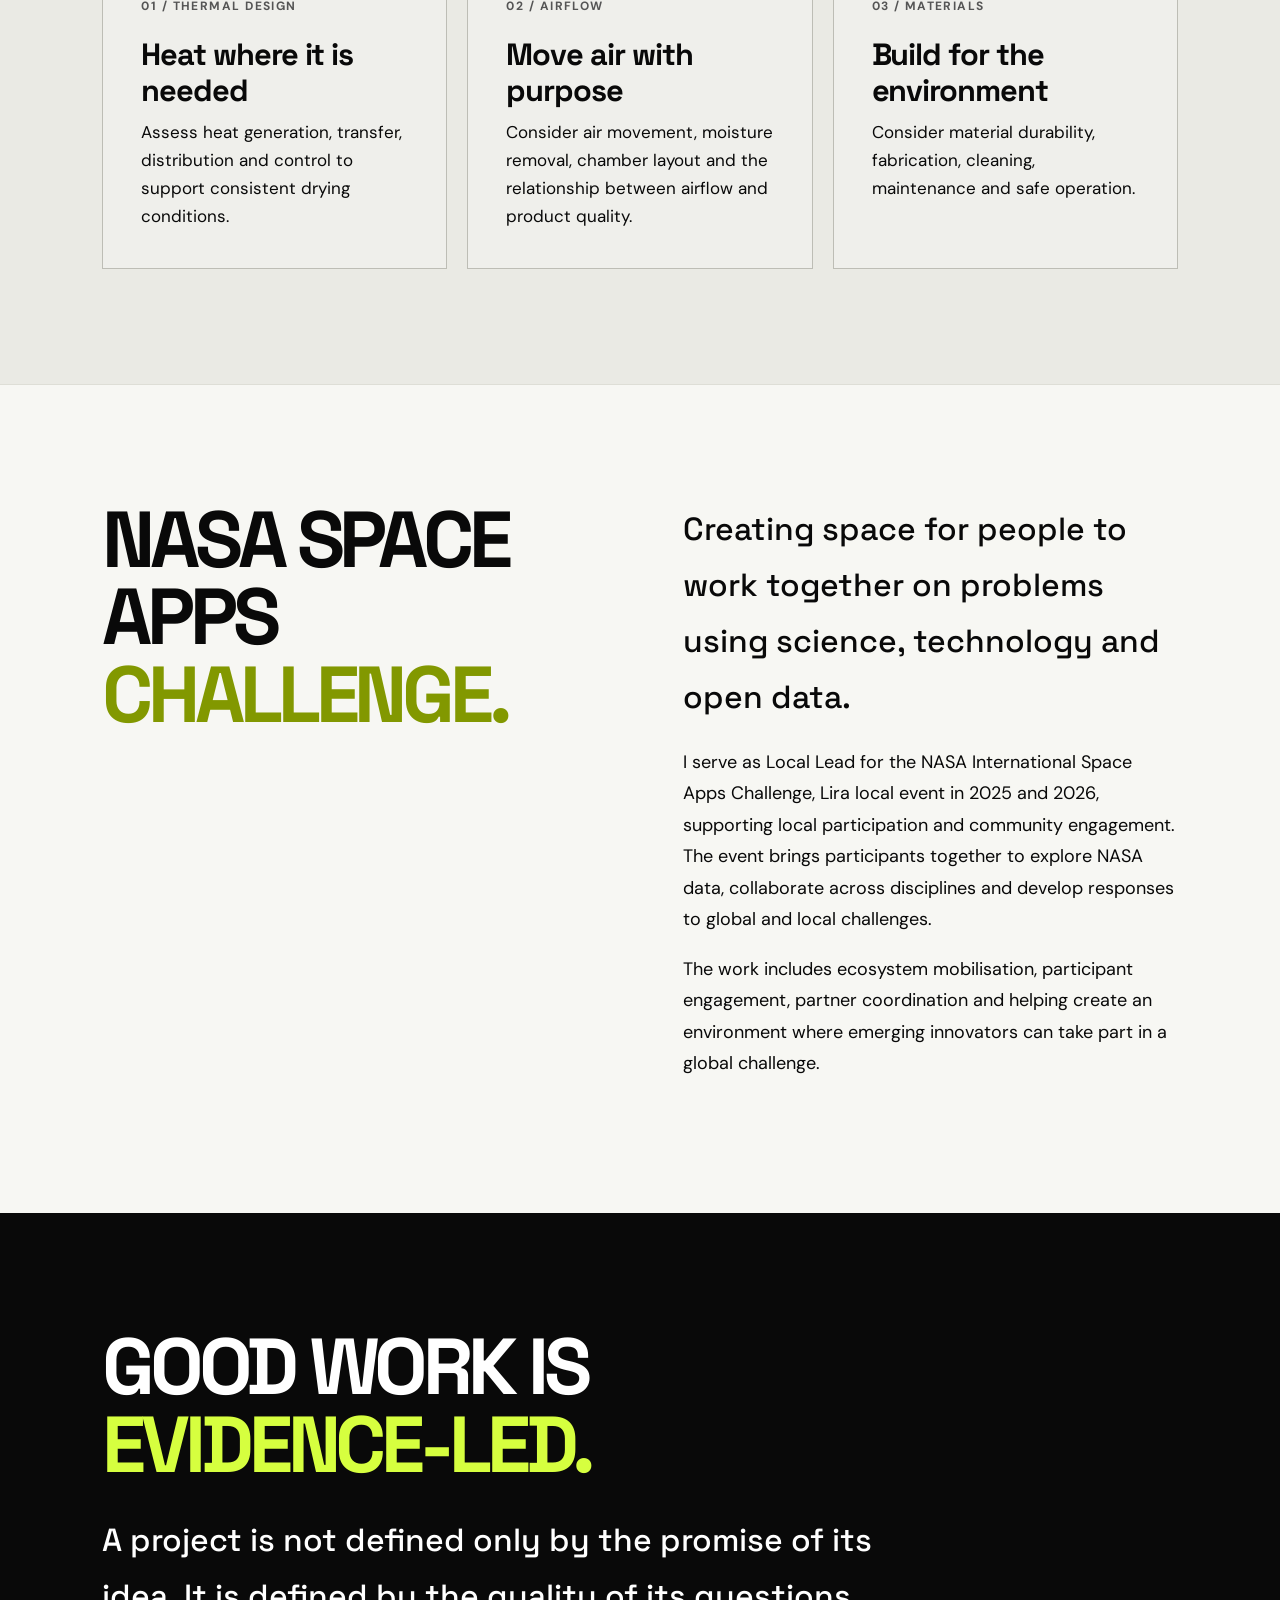
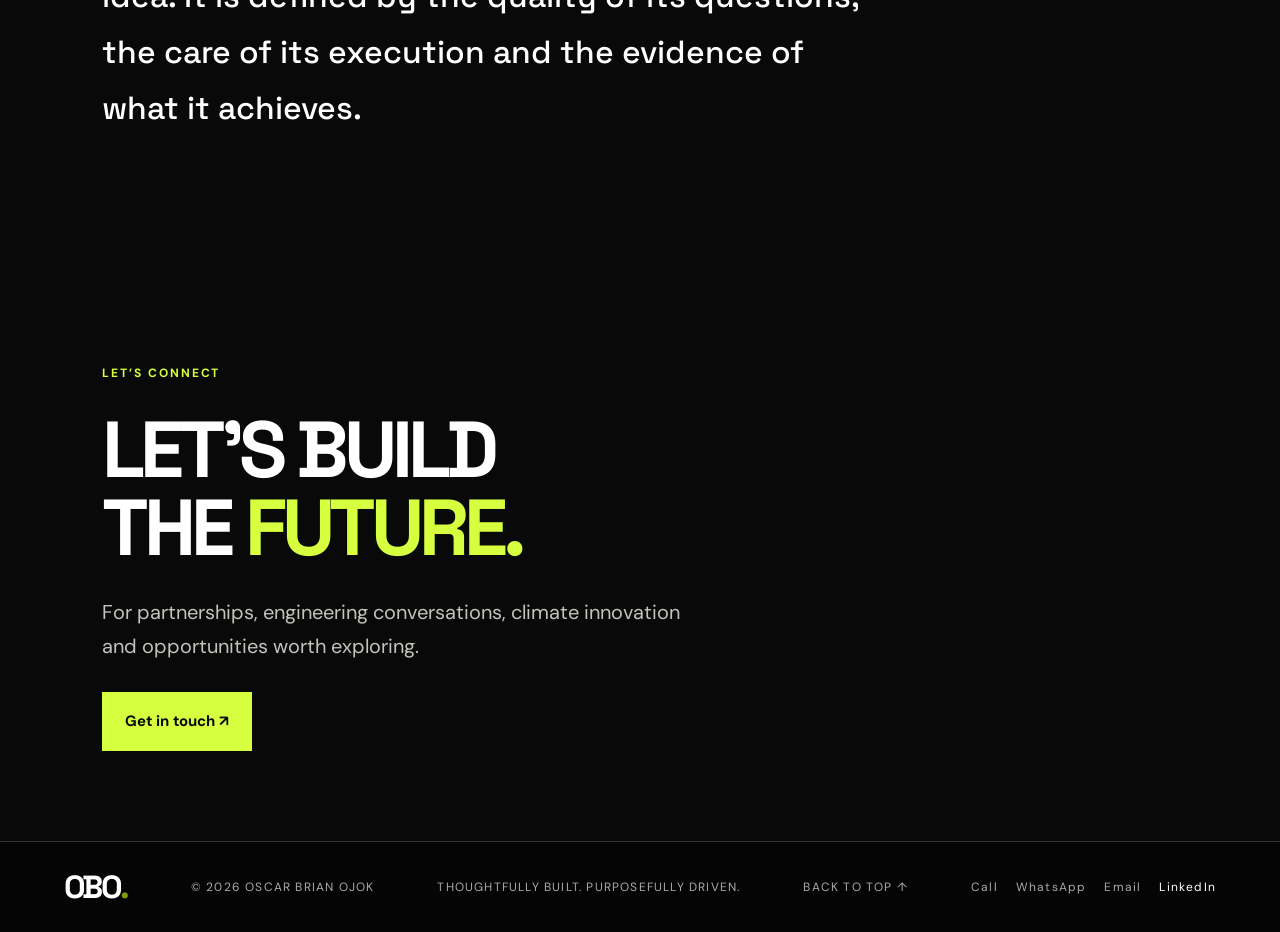
<file: my-work.html>
<!DOCTYPE html>

<html lang="en"><head><meta charset="utf-8"/><meta content="width=device-width,initial-scale=1" name="viewport"/><meta content="In-depth profiles of Ecoflash and Innovate2day Societas." name="description"/><title>My Work | Oscar Brian Ojok</title><link href="https://fonts.googleapis.com" rel="preconnect"/><link crossorigin="" href="https://fonts.gstatic.com" rel="preconnect"/><link href="https://fonts.googleapis.com/css2?family=DM+Sans:wght@400;500;600;700&amp;family=Space+Grotesk:wght@400;500;600;700&amp;display=swap" rel="stylesheet"/><link href="styles.css" rel="stylesheet"/><link href="final-polish.css" rel="stylesheet"/><link href="motion.css" rel="stylesheet"/><link href="gallery.css" rel="stylesheet"/><link href="new-content.css" rel="stylesheet"/><link href="identity-refinements.css" rel="stylesheet"/><link href="contact-updates.css" rel="stylesheet"/><link href="launch-finish.css" rel="stylesheet"/><link href="site-final.css" rel="stylesheet"/><link href="quality-finish.css" rel="stylesheet"/></head><body><a class="skip" href="#main">Skip to content</a><div class="topline"><span>OSCAR BRIAN OJOK</span><span>ENGINEERING · CLIMATE INNOVATION · ENTREPRENEURSHIP</span><span>UGANDA / EAST AFRICA</span></div>
<header class="header"><a class="logo" href="index.html">OBO<span>.</span></a><button aria-expanded="false" aria-label="Toggle navigation" class="menu"><i></i><i></i></button><nav><a href="index.html">Home</a><a href="about.html">About</a><a class="current" href="my-work.html">My Work</a><a href="blog.html">Blog</a><a href="expertise.html">Expertise</a><a href="moments.html">Moments</a><a href="recognition.html">Recognition</a><a class="nav-cta" href="contact.html">Contact ↗</a></nav></header><main id="main"><section class="pagehero"><div class="kicker">02 / MY WORK · INITIATIVES · PROJECTS</div><h1>MY <em>WORK.</em></h1><p>The initiatives I lead and the engineering, climate-tech and community projects I am developing.</p><div class="meta"><span>INITIATIVES &amp; PROJECTS</span><span>ENGINEERING / CLIMATE / YOUTH</span></div></section><section class="section" id="ecoflash"><div class="kicker">INITIATIVE 01 / CLIMATE TECHNOLOGY</div><div class="venture-title"><div class="brand-inline ecoflash-inline"><img alt="Ecoflash leaf and lightning logo" decoding="async" loading="lazy" src="assets/brands/ecoflash.jpg"/></div><div><h2>ECOFLASH</h2><p class="role">FOUNDER &amp; TEAM LEAD</p></div></div><a class="official-site" href="https://www.ecoflash.ltd" rel="noopener noreferrer" target="_blank">Visit Ecoflash website ↗</a><p class="large narrow">A climate technology venture developing reliable crop-drying solutions for smallholder farmers.</p><div class="two-col"><div><h3 class="subhead">THE CHALLENGE</h3><p>For many smallholder farmers, drying is a critical step between harvest and market. When crops depend on open-air sun drying, unreliable weather, limited space and exposure to contamination can affect quality, timing and the value farmers receive.</p><p>Cassava is an important food and income crop in Uganda. Yet drying remains a practical bottleneck for farmers and processors seeking consistent quality and dependable market access.</p></div><div><h3 class="subhead">THE RESPONSE</h3><p>Ecoflash is developing an indoor flash-drying approach that combines biomass heat from cassava waste with solar-assisted heating. The aim is to make drying less dependent on sunshine and to put agricultural residues to productive use.</p><p>The venture focuses on practical engineering, energy efficiency, user needs, fabrication and a business model that can work for local processors and farmer groups.</p></div></div><div class="principles"><article><b>TECHNOLOGY</b><h3>Hybrid heat approach</h3><p>Biomass-based heat and solar-assisted heating are brought together in an indoor drying concept.</p></article><article><b>VALUE</b><h3>More reliable processing</h3><p>Designed to support consistency, product quality and reduced exposure to weather-related disruption.</p></article><article><b>RESOURCE USE</b><h3>Value from residues</h3><p>Explores productive use of cassava waste as an energy resource within a more circular system.</p></article></div></section><section class="section dark"><div class="kicker">ECOFLASH / DEVELOPMENT PRIORITIES</div><h2>ENGINEERED<br/>FOR <em>REALITY.</em></h2><div class="principles"><article><b>01</b><h3>Performance</h3><p>Understand heat transfer, drying conditions, energy use and product quality through structured testing.</p></article><article><b>02</b><h3>Usability</h3><p>Design around the operating realities of farmers, processors, maintenance teams and local fabricators.</p></article><article><b>03</b><h3>Viability</h3><p>Develop a credible path across cost, production, service, partnerships and customer adoption.</p></article></div></section><section class="section lightbg" id="innovate2day"><div class="kicker">INITIATIVE 02 / YOUTH &amp; INNOVATION</div><div class="venture-title"><div class="brand-inline innovate-inline"><img alt="Innovate2day Societas official logo" decoding="async" loading="lazy" src="assets/brands/innovate2day-icon.png"/></div><div><h2>INNOVATE2DAY<br/><em>SOCIETAS.</em></h2><p class="role">FOUNDER &amp; EXECUTIVE DIRECTOR</p></div></div><a class="official-site" href="https://www.innovate2daysocietas.org" rel="noopener noreferrer" target="_blank">Visit Innovate2day Societas website ↗</a><p class="large narrow">A youth-led platform advancing climate action, research and technology empowerment.</p><div class="two-col"><div><h3 class="subhead">WHY IT EXISTS</h3><p>Young people across Northern Uganda and beyond have ideas, talent and a desire to solve problems. However, access to platforms, mentorship, networks and practical opportunities can be limited.</p><p>Innovate2day Societas exists to help close that gap by creating pathways for young people to learn, collaborate, experiment and participate in innovation.</p></div><div><h3 class="subhead">WHAT IT ADVANCES</h3><p>The organisation focuses on climate action, research, technology empowerment and exposure to innovation ecosystems. It supports connections between young innovators, mentors, institutions and platforms where ideas can be tested.</p><p>Its work is grounded in the belief that youth participation should move beyond inspiration toward practical capability, confidence and contribution.</p></div></div><div class="principles"><article><b>01 / LEARN</b><h3>Build capability</h3><p>Encourage practical learning, curiosity, digital skills and problem-solving.</p></article><article><b>02 / CONNECT</b><h3>Open pathways</h3><p>Connect young innovators with mentors, networks, competitions and opportunities.</p></article><article><b>03 / CREATE</b><h3>Turn ideas into action</h3><p>Support collaboration and experimentation around challenges that matter.</p></article></div></section><section class="section lightbg"><div class="kicker">PROJECTS / APPLIED ENGINEERING</div><div class="kicker">THE ENGINEERING QUESTIONS</div><h2>FROM CONCEPT<br/>TO <em>PERFORMANCE.</em></h2><div class="principles"><article><b>01 / THERMAL DESIGN</b><h3>Heat where it is needed</h3><p>Assess heat generation, transfer, distribution and control to support consistent drying conditions.</p></article><article><b>02 / AIRFLOW</b><h3>Move air with purpose</h3><p>Consider air movement, moisture removal, chamber layout and the relationship between airflow and product quality.</p></article><article><b>03 / MATERIALS</b><h3>Build for the environment</h3><p>Consider material durability, fabrication, cleaning, maintenance and safe operation.</p></article></div></section><section class="section"><div class="two-col"><h2>NASA SPACE<br/>APPS <em>CHALLENGE.</em></h2><div><p class="large">Creating space for people to work together on problems using science, technology and open data.</p><p>I serve as Local Lead for the NASA International Space Apps Challenge, Lira local event in 2025 and 2026, supporting local participation and community engagement. The event brings participants together to explore NASA data, collaborate across disciplines and develop responses to global and local challenges.</p><p>The work includes ecosystem mobilisation, participant engagement, partner coordination and helping create an environment where emerging innovators can take part in a global challenge.</p></div></div></section><section class="section dark"><h2>GOOD WORK IS<br/><em>EVIDENCE-LED.</em></h2><p class="large narrow">A project is not defined only by the promise of its idea. It is defined by the quality of its questions, the care of its execution and the evidence of what it achieves.</p></section></main><section class="closing"><div class="kicker">LET’S CONNECT</div><h2>LET’S BUILD<br/>THE <em>FUTURE.</em></h2><p>For partnerships, engineering conversations, climate innovation and opportunities worth exploring.</p><a class="btn light" href="contact.html">Get in touch ↗</a></section><footer><a class="logo" href="index.html">OBO<span>.</span></a><span>© <span class="year"></span> OSCAR BRIAN OJOK</span><span>THOUGHTFULLY BUILT. PURPOSEFULLY DRIVEN.</span><a href="#main">BACK TO TOP ↑</a><div class="footer-contact"><a href="tel:+256785449978">Call</a><a href="https://wa.me/256785449978">WhatsApp</a><a href="mailto:oscarbrianojok@gmail.com">Email</a><a href="https://www.linkedin.com/in/oscar-brian-ojok-47771b11a" rel="noopener noreferrer" target="_blank">LinkedIn</a></div></footer><script src="script.js"></script><script src="motion.js"></script></body></html>
</file>
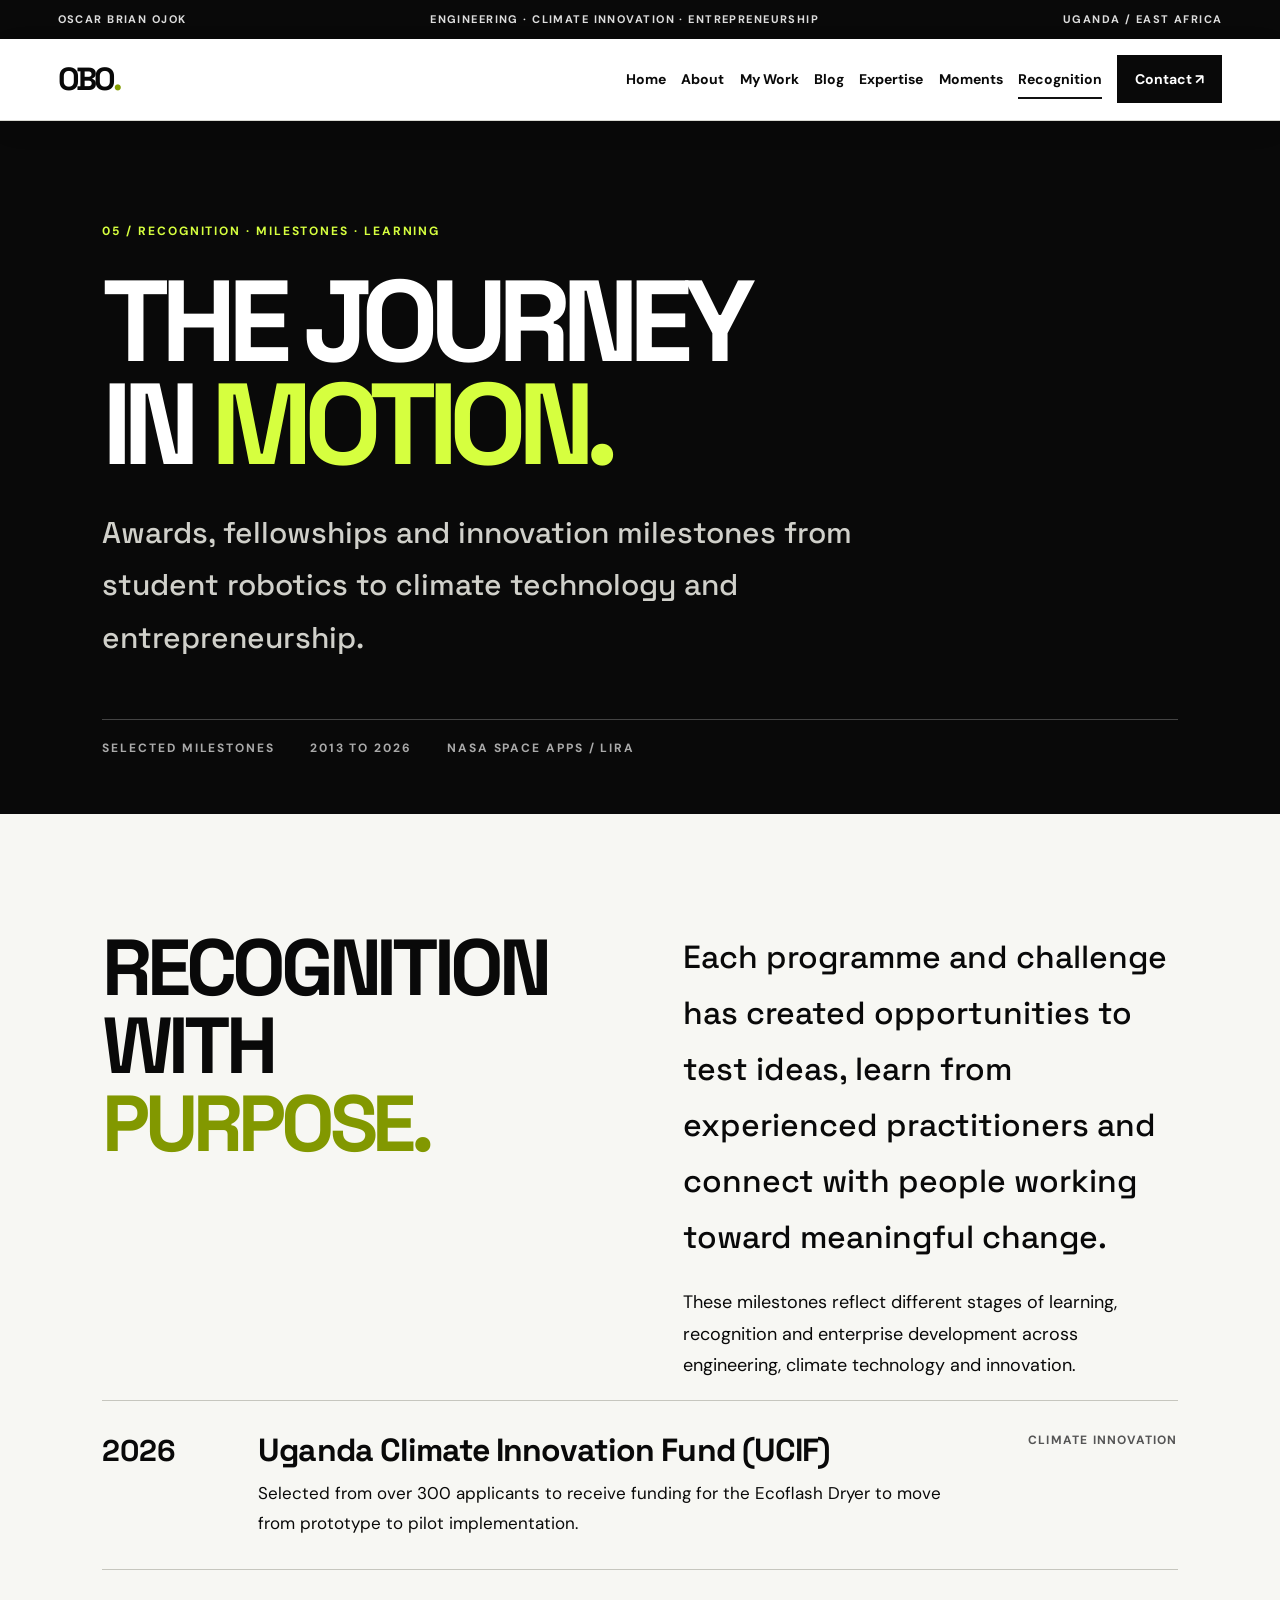
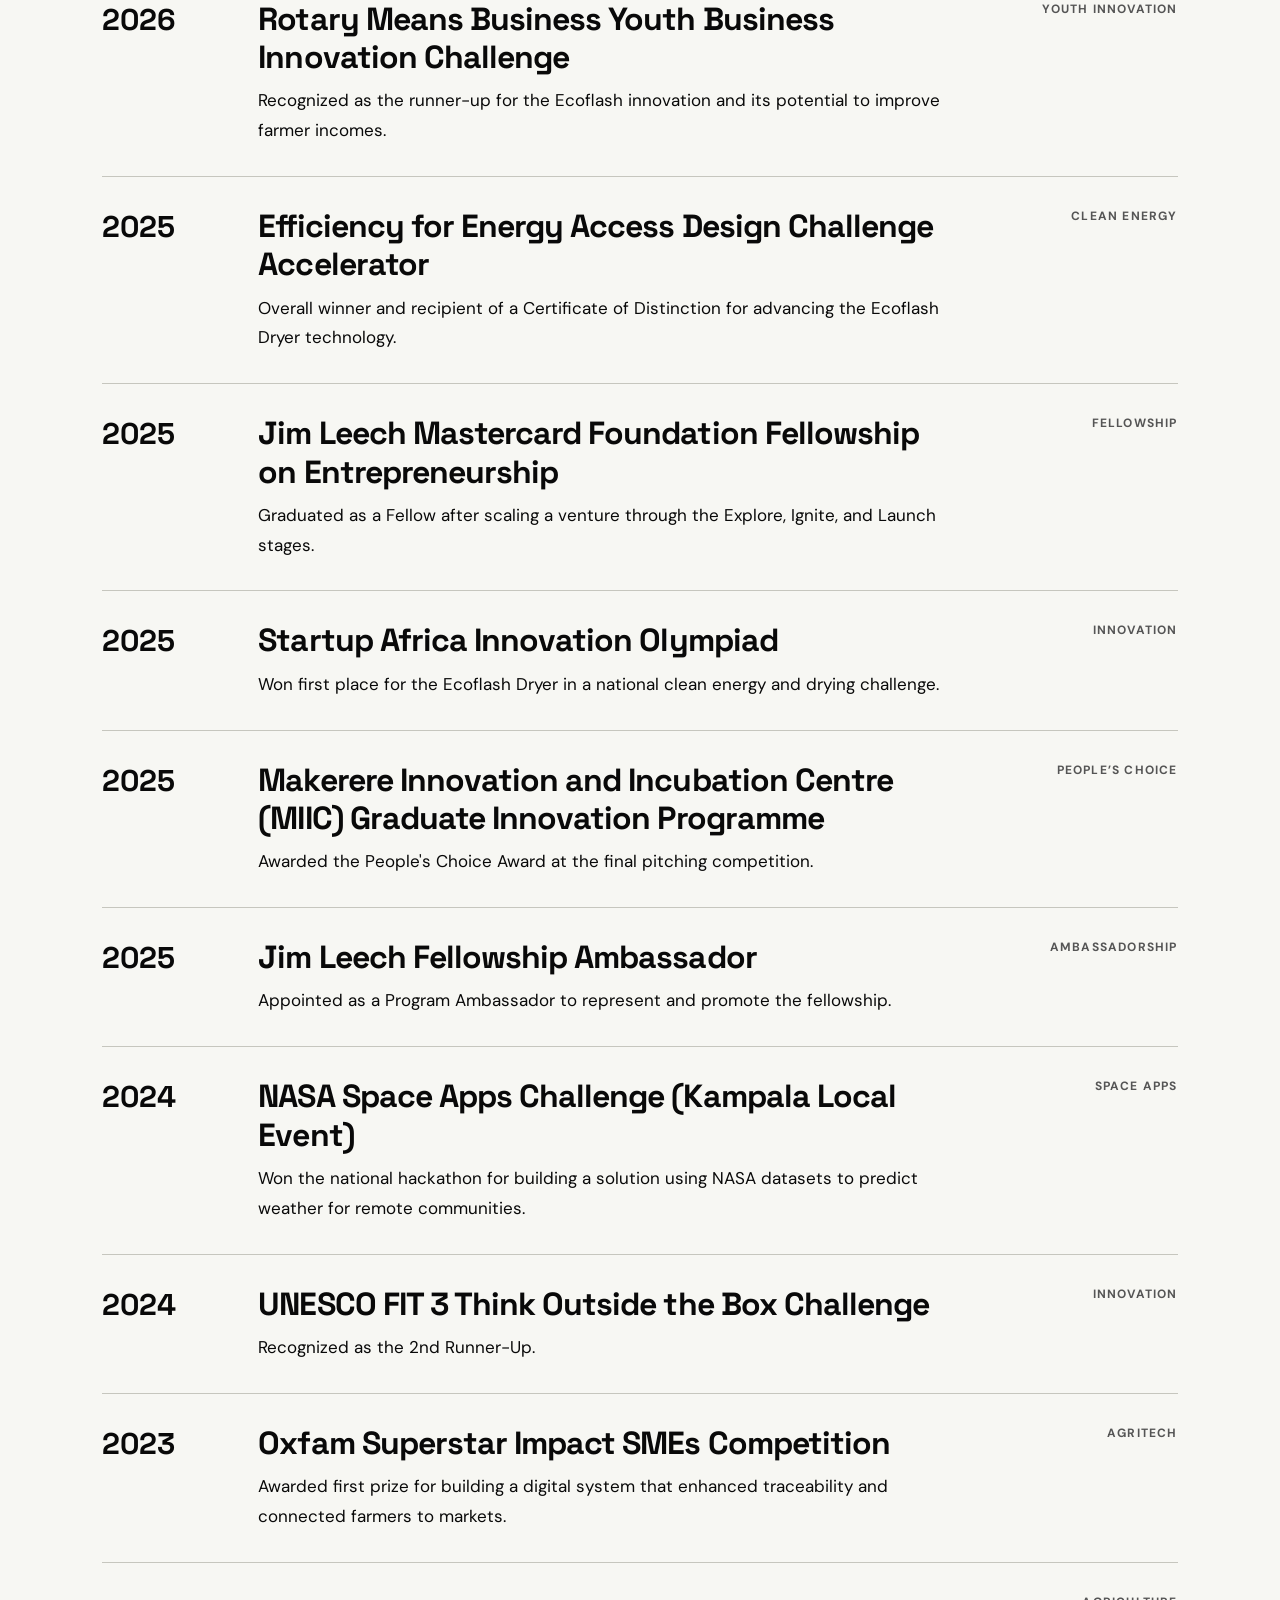
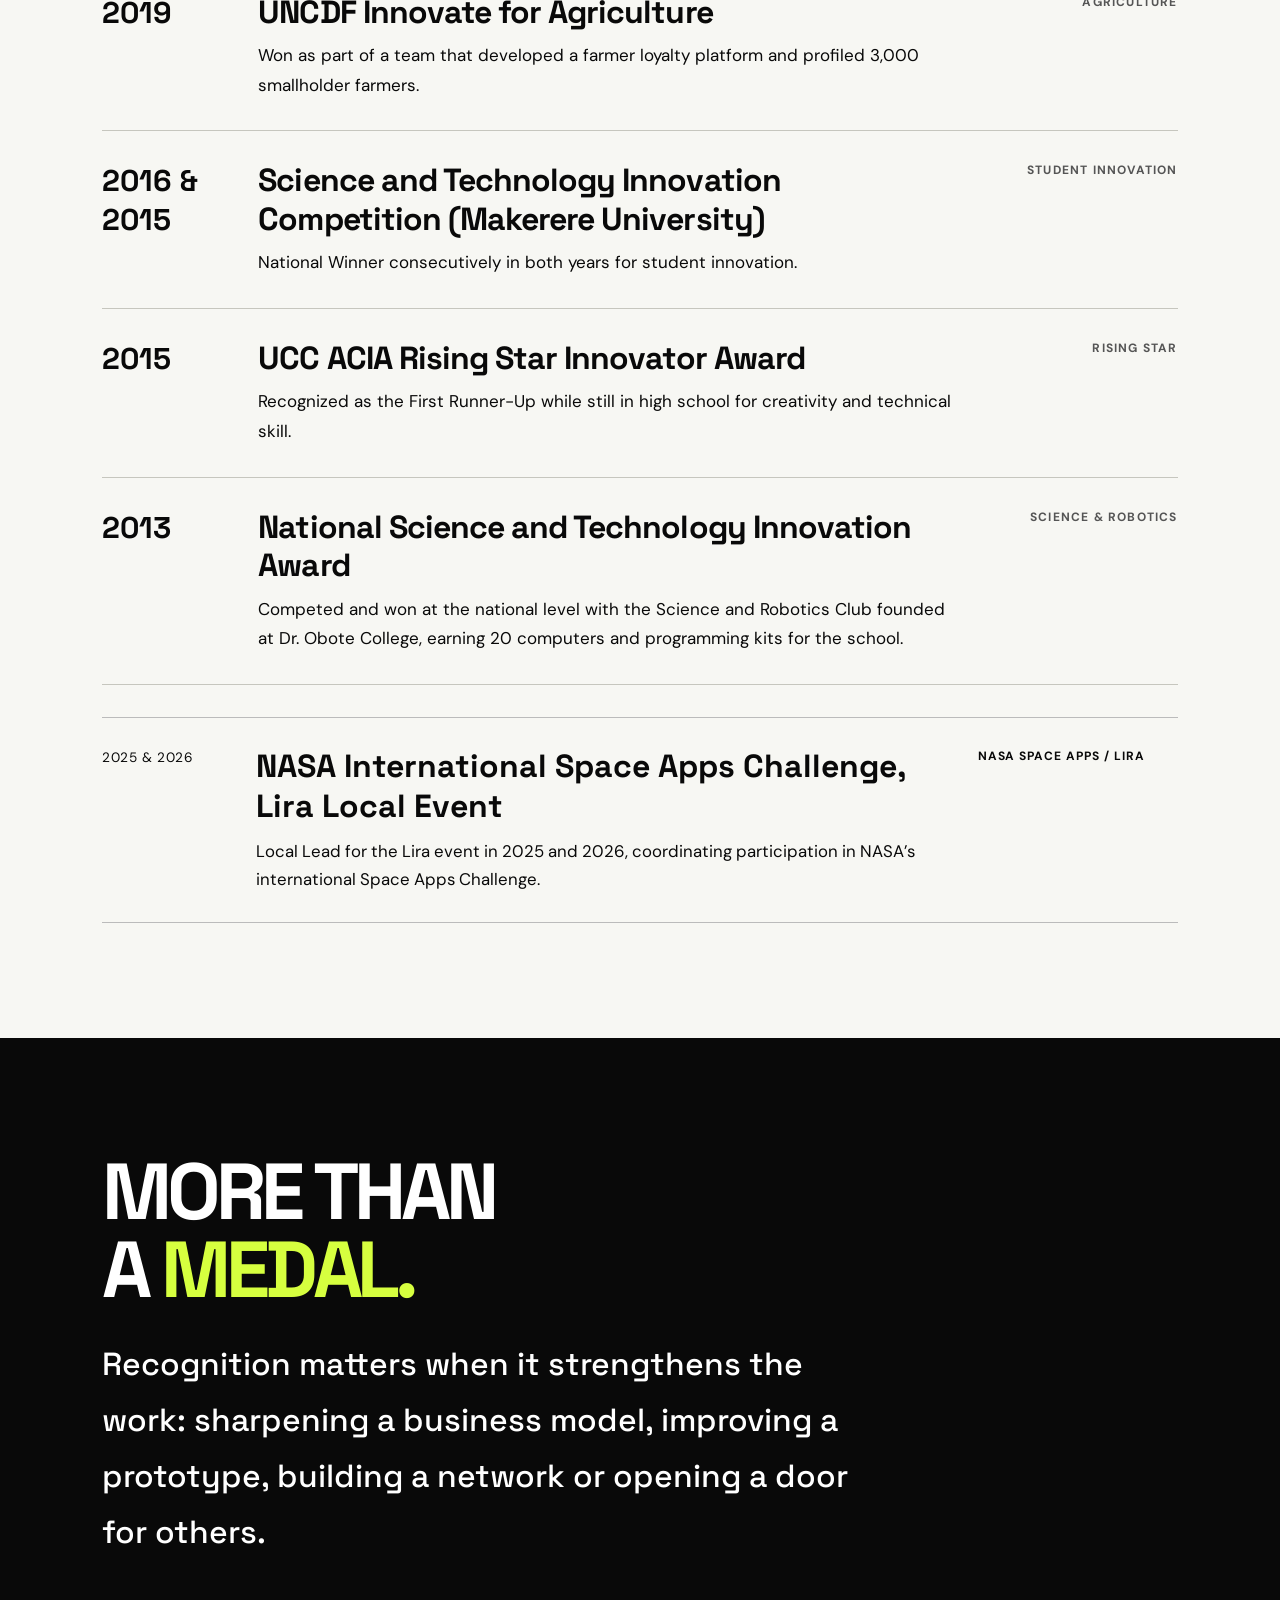
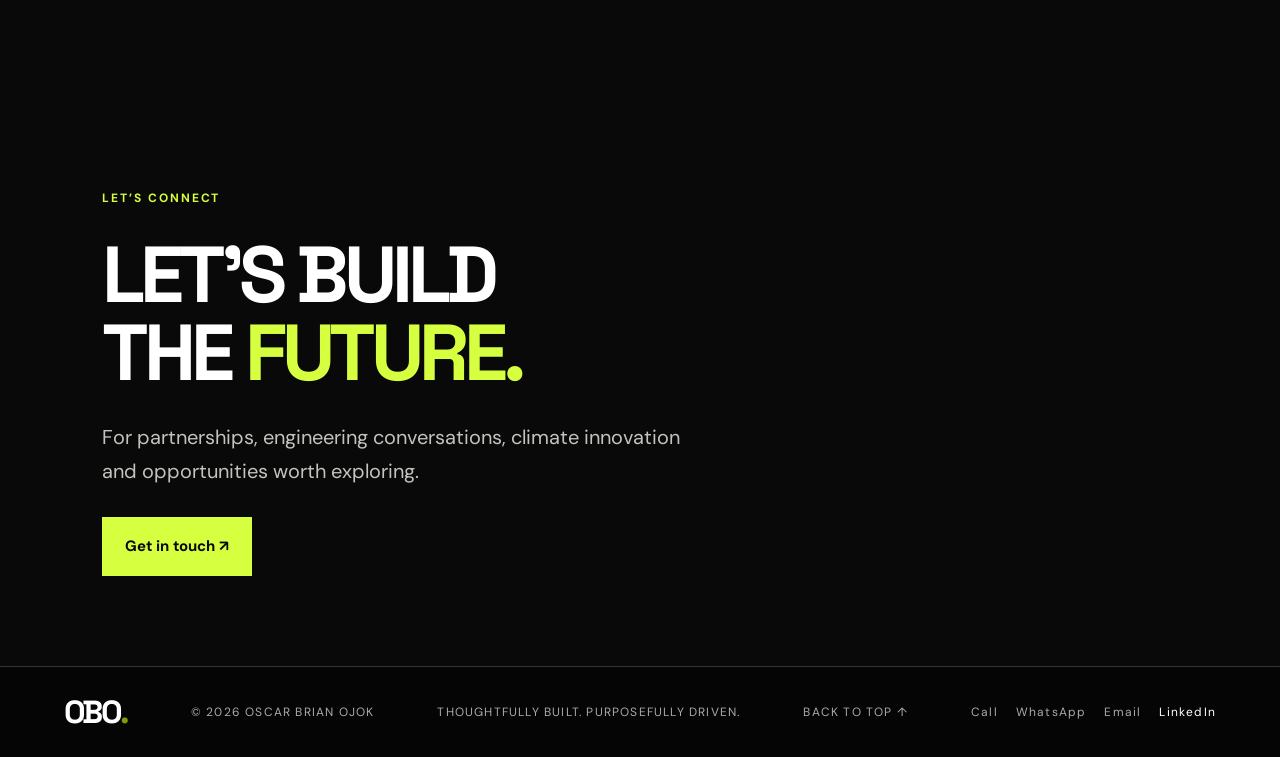
<file: recognition.html>
<!DOCTYPE html>

<html lang="en"><head><meta charset="utf-8"/><meta content="width=device-width,initial-scale=1" name="viewport"/><meta content="Selected fellowships, awards and achievements associated with Oscar Brian Ojok." name="description"/><title>Recognition | Oscar Brian Ojok</title><link href="https://fonts.googleapis.com" rel="preconnect"/><link crossorigin="" href="https://fonts.gstatic.com" rel="preconnect"/><link href="https://fonts.googleapis.com/css2?family=DM+Sans:wght@400;500;600;700&amp;family=Space+Grotesk:wght@400;500;600;700&amp;display=swap" rel="stylesheet"/><link href="styles.css" rel="stylesheet"/><link href="final-polish.css" rel="stylesheet"/><link href="motion.css" rel="stylesheet"/><link href="gallery.css" rel="stylesheet"/><link href="new-content.css" rel="stylesheet"/><link href="identity-refinements.css" rel="stylesheet"/><link href="recognition-refined.css" rel="stylesheet"/><link href="contact-updates.css" rel="stylesheet"/><link href="launch-finish.css" rel="stylesheet"/><link href="site-final.css" rel="stylesheet"/><link href="quality-finish.css" rel="stylesheet"/></head><body><a class="skip" href="#main">Skip to content</a><div class="topline"><span>OSCAR BRIAN OJOK</span><span>ENGINEERING · CLIMATE INNOVATION · ENTREPRENEURSHIP</span><span>UGANDA / EAST AFRICA</span></div>
<header class="header"><a class="logo" href="index.html">OBO<span>.</span></a><button aria-expanded="false" aria-label="Toggle navigation" class="menu"><i></i><i></i></button><nav><a href="index.html">Home</a><a href="about.html">About</a><a href="my-work.html">My Work</a><a href="blog.html">Blog</a><a href="expertise.html">Expertise</a><a href="moments.html">Moments</a><a class="current" href="recognition.html">Recognition</a><a class="nav-cta" href="contact.html">Contact ↗</a></nav></header><main id="main"><section class="pagehero"><div class="kicker">05 / RECOGNITION · MILESTONES · LEARNING</div><h1>THE JOURNEY<br/>IN <em>MOTION.</em></h1><p>Awards, fellowships and innovation milestones from student robotics to climate technology and entrepreneurship.</p><div class="meta"><span>SELECTED MILESTONES</span><span>2013 TO 2026</span><span>NASA SPACE APPS / LIRA</span></div></section><section class="section"><div class="two-col"><h2>RECOGNITION<br/>WITH <em>PURPOSE.</em></h2><div><p class="large">Each programme and challenge has created opportunities to test ideas, learn from experienced practitioners and connect with people working toward meaningful change.</p><p>These milestones reflect different stages of learning, recognition and enterprise development across engineering, climate technology and innovation.</p></div></div><div class="awards"><div><span>2026</span><section><h3>Uganda Climate Innovation Fund (UCIF)</h3><p>Selected from over 300 applicants to receive funding for the Ecoflash Dryer to move from prototype to pilot implementation.</p></section><b>CLIMATE INNOVATION</b></div><div><span>2026</span><section><h3>Rotary Means Business Youth Business Innovation Challenge</h3><p>Recognized as the runner-up for the Ecoflash innovation and its potential to improve farmer incomes.</p></section><b>YOUTH INNOVATION</b></div><div><span>2025</span><section><h3>Efficiency for Energy Access Design Challenge Accelerator</h3><p>Overall winner and recipient of a Certificate of Distinction for advancing the Ecoflash Dryer technology.</p></section><b>CLEAN ENERGY</b></div><div><span>2025</span><section><h3>Jim Leech Mastercard Foundation Fellowship on Entrepreneurship</h3><p>Graduated as a Fellow after scaling a venture through the Explore, Ignite, and Launch stages.</p></section><b>FELLOWSHIP</b></div><div><span>2025</span><section><h3>Startup Africa Innovation Olympiad</h3><p>Won first place for the Ecoflash Dryer in a national clean energy and drying challenge.</p></section><b>INNOVATION</b></div><div><span>2025</span><section><h3>Makerere Innovation and Incubation Centre (MIIC) Graduate Innovation Programme</h3><p>Awarded the People's Choice Award at the final pitching competition.</p></section><b>PEOPLE’S CHOICE</b></div><div><span>2025</span><section><h3>Jim Leech Fellowship Ambassador</h3><p>Appointed as a Program Ambassador to represent and promote the fellowship.</p></section><b>AMBASSADORSHIP</b></div><div><span>2024</span><section><h3>NASA Space Apps Challenge (Kampala Local Event)</h3><p>Won the national hackathon for building a solution using NASA datasets to predict weather for remote communities.</p></section><b>SPACE APPS</b></div><div><span>2024</span><section><h3>UNESCO FIT 3 Think Outside the Box Challenge</h3><p>Recognized as the 2nd Runner-Up.</p></section><b>INNOVATION</b></div><div><span>2023</span><section><h3>Oxfam Superstar Impact SMEs Competition</h3><p>Awarded first prize for building a digital system that enhanced traceability and connected farmers to markets.</p></section><b>AGRITECH</b></div><div><span>2019</span><section><h3>UNCDF Innovate for Agriculture</h3><p>Won as part of a team that developed a farmer loyalty platform and profiled 3,000 smallholder farmers.</p></section><b>AGRICULTURE</b></div><div><span>2016 &amp; 2015</span><section><h3>Science and Technology Innovation Competition (Makerere University)</h3><p>National Winner consecutively in both years for student innovation.</p></section><b>STUDENT INNOVATION</b></div><div><span>2015</span><section><h3>UCC ACIA Rising Star Innovator Award</h3><p>Recognized as the First Runner-Up while still in high school for creativity and technical skill.</p></section><b>RISING STAR</b></div><div><span>2013</span><section><h3>National Science and Technology Innovation Award</h3><p>Competed and won at the national level with the Science and Robotics Club founded at Dr. Obote College, earning 20 computers and programming kits for the school.</p></section><b>SCIENCE &amp; ROBOTICS</b></div></div><div class="leadership-highlight"><span class="leadership-year">2025 &amp; 2026</span><div><h3>NASA International Space Apps Challenge, Lira Local Event</h3><p>Local Lead for the Lira event in 2025 and 2026, coordinating participation in NASA’s international Space Apps Challenge.</p></div><strong>NASA SPACE APPS / LIRA</strong></div></section><section class="section dark"><h2>MORE THAN<br/>A <em>MEDAL.</em></h2><p class="large narrow">Recognition matters when it strengthens the work: sharpening a business model, improving a prototype, building a network or opening a door for others.</p></section></main><section class="closing"><div class="kicker">LET’S CONNECT</div><h2>LET’S BUILD<br/>THE <em>FUTURE.</em></h2><p>For partnerships, engineering conversations, climate innovation and opportunities worth exploring.</p><a class="btn light" href="contact.html">Get in touch ↗</a></section><footer><a class="logo" href="index.html">OBO<span>.</span></a><span>© <span class="year"></span> OSCAR BRIAN OJOK</span><span>THOUGHTFULLY BUILT. PURPOSEFULLY DRIVEN.</span><a href="#main">BACK TO TOP ↑</a><div class="footer-contact"><a href="tel:+256785449978">Call</a><a href="https://wa.me/256785449978">WhatsApp</a><a href="mailto:oscarbrianojok@gmail.com">Email</a><a href="https://www.linkedin.com/in/oscar-brian-ojok-47771b11a" rel="noopener noreferrer" target="_blank">LinkedIn</a></div></footer><script src="script.js"></script><script src="motion.js"></script></body></html>
</file>
<file: styles.css>
:root{--black:#090909;--white:#f5f5f1;--muted:#b9b9b3;--line:#393936;--accent:#d6ff3f;--max:1440px}*{box-sizing:border-box}html{scroll-behavior:smooth;scroll-padding-top:100px}body{margin:0;background:var(--white);color:var(--black);font-family:"DM Sans",Arial,sans-serif;font-size:18px;line-height:1.65;-webkit-font-smoothing:antialiased}a{color:inherit;text-decoration:none}button,input{font:inherit}.skip{position:absolute;left:-9999px;top:8px;background:var(--accent);padding:12px;z-index:99}.skip:focus{left:12px}.topline{display:flex;justify-content:space-between;gap:20px;padding:10px 4.5%;background:var(--black);color:#ddd;font-size:11px;letter-spacing:.13em;font-weight:700}.header{position:sticky;top:0;z-index:50;background:rgba(245,245,241,.97);backdrop-filter:blur(14px);border-bottom:1px solid #d8d8d2;min-height:82px;padding:0 4.5%;display:flex;align-items:center;justify-content:space-between}.logo{font:700 32px "Space Grotesk",sans-serif;letter-spacing:-.08em}.logo span{color:#839d00}.header nav{display:flex;align-items:center;gap:clamp(10px,1.5vw,23px)}.header nav a{font-size:15px;font-weight:700;white-space:nowrap;position:relative}.header nav a:not(.nav-cta):after{content:"";position:absolute;left:0;bottom:-8px;width:0;height:2px;background:#111;transition:width .25s}.header nav a:hover:after,.header nav a.current:after{width:100%}.nav-cta{background:#090909;color:white;padding:12px 18px}.menu{display:none;background:none;border:0;padding:10px}.menu i{display:block;width:26px;height:2px;background:#111;margin:6px}.hero{background:var(--black);color:white;min-height:690px;display:grid;grid-template-columns:1.05fr .95fr;padding:70px 7% 55px;gap:5%;align-items:center}.hero-copy{max-width:760px}.eyebrow,.kicker,.num,.blog-meta,.meta,.image-note,.image-side,.hero-foot{font-size:12px;letter-spacing:.16em;font-weight:700}.eyebrow{color:var(--accent);margin:0 0 28px}.hero h1{font:700 clamp(76px,11vw,168px)/.83 "Space Grotesk",sans-serif;letter-spacing:-.09em;margin:0 0 34px}.hero h1 em,.pagehero h1 em,.closing h2 em{font-style:normal;color:var(--accent)}.hero-sub{font:600 clamp(25px,3vw,39px)/1.2 "Space Grotesk",sans-serif;max-width:620px;margin:0 0 18px}.hero-desc{font-size:19px;color:#c9c9c3;max-width:600px}.actions{display:flex;align-items:center;gap:28px;margin-top:32px}.btn{display:inline-flex;align-items:center;justify-content:center;padding:17px 23px;font-size:15px;font-weight:700;transition:transform .2s}.btn:hover{transform:translateY(-3px)}.btn.light{background:var(--accent);color:#090909}.btn.darkbtn{background:#090909;color:white}.underlink{display:inline-block;font-weight:700;border-bottom:1px solid currentColor;padding:7px 0;font-size:16px}.hero-foot{margin-top:60px;color:#aaa}.hero-image{position:relative;min-height:480px;background:#252525;display:flex;align-items:center;justify-content:center;overflow:hidden}.hero-image img{width:100%;height:520px;object-fit:cover;filter:grayscale(1);opacity:.85}.image-note{position:absolute;bottom:22px;left:22px;color:white;line-height:1.8}.image-side{position:absolute;right:18px;top:20px;writing-mode:vertical-rl;color:white}.focus{display:grid;grid-template-columns:repeat(4,1fr);background:var(--accent);padding:20px 7%;gap:20px}.focus span{font-size:13px;letter-spacing:.08em}.focus b{margin-left:10px}.section{padding:110px 8%;max-width:var(--max);margin:auto}.section.dark{max-width:none;background:#090909;color:white;padding-left:8%;padding-right:8%}.kicker{color:#72726b;margin-bottom:28px}.dark .kicker{color:var(--accent)}.two-col{display:grid;grid-template-columns:1fr 1fr;gap:8%;align-items:start}.section h2,.band h2,.closing h2,.blog-intro h2{font:700 clamp(43px,6.2vw,88px)/.98 "Space Grotesk",sans-serif;letter-spacing:-.065em;margin:0 0 28px}.section h2 em,.blog-intro h2 em{font-style:normal;color:#829800}.large{font:500 clamp(24px,2.5vw,34px)/1.35 "Space Grotesk",sans-serif;margin:0 0 22px}.section p{max-width:760px}.section-head{display:flex;justify-content:space-between;align-items:end;gap:40px;margin-bottom:48px}.section-head p{max-width:380px;color:#777}.dark .section-head p{color:#bbb}.cards{display:grid;grid-template-columns:1fr 1fr;gap:22px}.feature-card{border:1px solid #444;padding:38px;min-height:370px;display:flex;flex-direction:column}.feature-card .num{color:var(--accent)}.symbol{font:700 58px "Space Grotesk";margin:30px 0 8px}.symbol span{color:var(--accent)}.feature-card h3{font:700 36px "Space Grotesk";margin:0 0 8px}.feature-card p{color:#c3c3bd;font-size:18px}.feature-card a{margin-top:auto;padding-top:22px;font-weight:700;color:var(--accent)}.list-rows{border-top:1px solid #ccc}.list-row{display:grid;grid-template-columns:70px 1fr 40px;align-items:center;border-bottom:1px solid #ccc;padding:22px 0;gap:15px}.list-row span{font-size:13px;color:#888}.list-row h3{font:600 clamp(21px,2.6vw,34px) "Space Grotesk";margin:0}.list-row b{font-size:23px}.band{padding:90px 8%;background:var(--accent)}.band h2 em{font-style:normal;color:#111}.band p{font-size:20px;max-width:620px;margin-bottom:30px}.mini-timeline{display:grid;grid-template-columns:repeat(3,1fr);gap:28px;border-top:1px solid #ccc;padding-top:24px;margin:35px 0}.mini-timeline b{font:700 34px "Space Grotesk"}.mini-timeline p{font-size:17px}.closing{background:#090909;color:white;padding:90px 8%}.closing .kicker{color:var(--accent)}.closing p{font-size:20px;color:#c4c4be;max-width:580px;margin:0 0 28px}footer{background:#050505;color:#aaa;border-top:1px solid #333;padding:25px 5%;display:flex;align-items:center;justify-content:space-between;gap:20px;font-size:11px;letter-spacing:.1em}footer .logo{color:white}footer a:last-child{color:white}.pagehero{background:#090909;color:white;padding:100px 8% 55px}.pagehero .kicker{color:var(--accent)}.pagehero h1{font:700 clamp(58px,9vw,132px)/.9 "Space Grotesk",sans-serif;letter-spacing:-.08em;margin:0 0 30px}.pagehero>p{font:500 clamp(21px,2.4vw,30px)/1.4 "Space Grotesk",sans-serif;max-width:850px;color:#d0d0ca}.meta{display:flex;gap:35px;flex-wrap:wrap;border-top:1px solid #444;padding-top:18px;margin-top:55px;color:#aaa}.section img{max-width:100%}.section h3{font-family:"Space Grotesk",sans-serif}.section details{padding:18px 0;border-top:1px solid #ccc}.section summary{font-weight:700;cursor:pointer}.blog-intro{display:grid;grid-template-columns:1fr 1fr;gap:7%;align-items:start;margin-bottom:65px}.blog-intro .kicker{grid-column:1/-1;margin-bottom:-20px}.blog-tools{border-top:1px solid #ccc;border-bottom:1px solid #ccc;padding:24px 0;margin-bottom:32px}.search-label{display:block;font-size:12px;font-weight:700;letter-spacing:.14em;margin-bottom:8px}.blog-tools input{width:min(100%,600px);padding:14px 16px;border:1px solid #aaa;background:transparent;font-size:17px}.filters{display:flex;flex-wrap:wrap;gap:10px;margin-top:18px}.filter{border:1px solid #999;background:transparent;padding:9px 15px;font-size:14px;font-weight:700;cursor:pointer}.filter.active,.filter:hover{background:#111;color:white;border-color:#111}.blog-grid{display:grid;grid-template-columns:1fr 1fr;gap:20px}.blog-card{border:1px solid #ccc;padding:30px;display:flex;flex-direction:column;min-height:360px}.blog-meta{font-size:11px;color:#777}.blog-card h3{font:700 clamp(25px,3vw,38px)/1.1 "Space Grotesk";letter-spacing:-.04em;margin:25px 0 12px}.blog-card p{font-size:17px}.blog-card details{margin-top:auto}.blog-card summary{cursor:pointer;font-weight:700;border-bottom:1px solid #111;padding:10px 0}.blog-tag{font-size:11px;font-weight:700;letter-spacing:.12em;color:#777;margin-top:18px}.editor-note{font-size:14px;color:#777;margin-top:28px}.no-results{font-weight:700;padding:30px 0}.reveal{opacity:0;transform:translateY(24px);transition:opacity .65s ease,transform .65s ease}.reveal.visible{opacity:1;transform:none}:focus-visible{outline:3px solid #8aa500;outline-offset:4px}@media(max-width:1050px){.header nav{gap:10px}.header nav a{font-size:12px}.hero{padding-left:6%;padding-right:6%}.hero-image{min-height:400px}.hero-image img{height:440px}}@media(max-width:820px){body{font-size:17px}.topline span:nth-child(2){display:none}.header{min-height:70px}.menu{display:block}.header nav{display:none;position:absolute;top:70px;left:0;right:0;background:var(--white);padding:18px 6% 28px;border-bottom:1px solid #ccc;align-items:stretch;flex-direction:column;gap:0}.header nav.open{display:flex}.header nav a{font-size:17px;padding:12px 0}.header nav .nav-cta{padding:12px 15px;margin-top:8px;text-align:center}.hero{grid-template-columns:1fr;padding:65px 7% 45px}.hero h1{font-size:clamp(76px,17vw,130px)}.hero-image{min-height:330px}.hero-image img{height:360px}.focus{grid-template-columns:1fr 1fr}.section{padding:75px 7%}.two-col,.blog-intro{grid-template-columns:1fr;gap:22px}.section-head{display:block}.cards,.blog-grid{grid-template-columns:1fr}.mini-timeline{grid-template-columns:1fr}.pagehero{padding:75px 7% 45px}.meta{gap:12px 22px}.closing{padding:75px 7%}footer{flex-wrap:wrap}footer>*{flex:1 1 40%}}@media(max-width:480px){.topline{font-size:9px}.hero h1{font-size:75px}.actions{align-items:flex-start;flex-direction:column;gap:14px}.focus{padding:18px 7%;gap:13px}.focus span{font-size:11px}.section h2,.band h2,.closing h2{font-size:46px}.pagehero h1{font-size:58px}.feature-card{padding:25px}.blog-card{padding:22px}.band{padding:70px 7%}footer{font-size:9px}}@media(prefers-reduced-motion:reduce){html{scroll-behavior:auto}*,*:before,*:after{animation-duration:.01ms!important;transition-duration:.01ms!important}.reveal{opacity:1;transform:none}}


/* Premium enhancement layer — original page copy and HTML untouched */
:root{--accent:#d6ff3f;--white:#f7f7f3;--max:1540px}
html{scroll-padding-top:92px}body{font-size:clamp(18px,1.18vw,20px);line-height:1.72;overflow-x:hidden}
::selection{background:#d6ff3f;color:#080808}
a,button,summary{-webkit-tap-highlight-color:transparent}
a,button,summary,input{transition:color .22s ease,background-color .22s ease,border-color .22s ease,box-shadow .22s ease}
.header{box-shadow:0 8px 32px rgba(0,0,0,.045)}.header nav a{font-size:clamp(14px,1vw,16px)}
.header nav a.current{font-weight:700}.header nav a.current:not(.nav-cta):after{width:100%}
.nav-cta:hover,.btn.darkbtn:hover{background:#333}.btn.light:hover{background:#e6ff8e}
.hero{min-height:min(860px,calc(100svh - 112px));gap:clamp(22px,4vw,70px)}
.hero h1{font-size:clamp(74px,10.2vw,165px);overflow-wrap:normal}
.hero-image{border:1px solid #555;box-shadow:20px 20px 0 rgba(214,255,63,.11)}
.hero-image img{transition:transform .7s ease,filter .5s ease}.hero-image:hover img{transform:scale(1.035)}
.hero-desc,.section p,.pagehero>p,.blog-card p{line-height:1.75}
.section{padding-top:clamp(85px,9vw,145px);padding-bottom:clamp(85px,9vw,145px)}
.section-head p{font-size:18px;line-height:1.65}.feature-card,.blog-card{transition:transform .3s ease,border-color .3s ease,box-shadow .3s ease}
.feature-card:hover{transform:translateY(-7px);border-color:var(--accent)}
.blog-card:hover{transform:translateY(-5px);border-color:#555;box-shadow:0 16px 38px rgba(0,0,0,.07)}
.list-row{transition:padding .25s ease,background .25s ease}.list-row:hover{padding-left:16px;background:rgba(0,0,0,.035)}
.list-row:hover b{transform:translate(3px,-3px)}.list-row b{transition:transform .25s ease}
.underlink:hover{color:#6c8100}.dark .underlink:hover{color:var(--accent)}
.blog-tools input:focus{outline:2px solid #6b7d00;outline-offset:2px}
.blog-card[hidden],.feature-card[hidden],[hidden]{display:none!important}
.section details[open],.blog-card details[open]{border-color:#6c8100}
summary::marker{color:#718700}
footer a:hover{color:var(--accent)}
.scroll-progress{position:fixed;top:0;left:0;z-index:1000;width:0;height:4px;background:#a3c000;pointer-events:none;transition:width .08s linear}
.back-to-top{position:fixed;bottom:25px;right:25px;z-index:55;width:52px;height:52px;border:1px solid #666;background:#111;color:white;display:grid;place-items:center;font-size:23px;font-weight:700;cursor:pointer;box-shadow:0 8px 28px #0002;opacity:0;visibility:hidden;transform:translateY(12px);transition:opacity .25s,transform .25s,visibility .25s}
.back-to-top.is-visible{opacity:1;visibility:visible;transform:translateY(0)}.back-to-top:hover{background:#333}
.menu{cursor:pointer;min-width:44px;min-height:44px}.menu i{transition:transform .2s ease,opacity .2s ease}
.menu[aria-expanded=true] i:first-child{transform:translateY(4px) rotate(45deg)}.menu[aria-expanded=true] i:last-child{transform:translateY(-4px) rotate(-45deg)}
@media(max-width:1160px){.header nav{gap:10px}.header nav a{font-size:13px}}
@media(max-width:980px){.menu{display:block}.header nav{display:none;position:absolute;top:100%;left:0;right:0;background:var(--white);padding:18px 6% 26px;border-bottom:1px solid #ccc;align-items:stretch;flex-direction:column;gap:0;max-height:calc(100svh - 72px);overflow-y:auto;box-shadow:0 18px 30px #0001}.header nav.open{display:flex}.header nav a{font-size:18px;padding:12px 0}.header nav .nav-cta{padding:12px 15px;margin-top:8px;text-align:center}.header{min-height:72px}}
@media(max-width:820px){.hero{min-height:0}.hero-image{box-shadow:12px 12px 0 rgba(214,255,63,.12)}.section-head p{max-width:660px}.focus{row-gap:14px}}
@media(max-width:540px){body{font-size:18px}.topline{font-size:10px;gap:8px}.topline span:last-child{white-space:nowrap}.hero{padding:55px 6% 45px}.hero h1{font-size:clamp(64px,17vw,90px)}.hero-sub{font-size:clamp(25px,7vw,34px)}.hero-desc{font-size:18px}.hero-foot{margin-top:38px}.section{padding-left:6%;padding-right:6%}.section h2,.band h2,.closing h2{font-size:clamp(39px,10vw,56px)}.pagehero h1{font-size:clamp(49px,12vw,72px)}.focus{grid-template-columns:1fr 1fr}.focus span{font-size:12px}.feature-card h3{font-size:clamp(28px,8vw,36px)}.blog-card h3{font-size:clamp(25px,7vw,34px)}.back-to-top{right:14px;bottom:14px;width:46px;height:46px}}
@media(prefers-reduced-motion:reduce){.back-to-top,.hero-image img,.feature-card,.blog-card{transition:none!important}}

/* Final brand placement: official marks beside the initiative names, no oversized black panels. */
.venture-title{display:flex;align-items:center;justify-content:flex-start;gap:clamp(18px,3vw,42px);flex-wrap:wrap;margin-top:24px;margin-bottom:22px}
.brand-inline{width:clamp(100px,13vw,160px);height:clamp(100px,13vw,160px);flex:none;display:flex;align-items:center;justify-content:center;background:#fff;border:1px solid #e5e5e1;border-radius:16px;padding:14px;overflow:hidden;order:0}
.brand-inline img{width:100%;height:100%;object-fit:contain;display:block}
.brand-inline.innovate-inline{width:clamp(155px,22vw,270px);height:clamp(105px,14vw,165px)}
.venture-title>div:not(.brand-inline){order:1;min-width:0;flex:1}
.venture-title h2{overflow-wrap:anywhere}
@media(max-width:650px){.venture-title{align-items:flex-start;gap:16px}.brand-inline{width:104px;height:104px}.brand-inline.innovate-inline{width:150px;height:110px}.venture-title>div:not(.brand-inline){flex-basis:100%}}
</file>
<file: final-polish.css>
/* Final design system. Content remains exactly as provided. */
:root{--white:#f7f7f3;--accent:#d6ff3f;--max:1500px}
html{scroll-behavior:smooth}body{overflow-wrap:break-word}main{min-width:0}
.section{width:100%;max-width:var(--max)}.section.dark,.section.lightbg{max-width:none}
.section.lightbg{background:#eaeae4}.section.lightbg+.section{border-top:1px solid #deded6}
.section.dark em,.dark h2 em{color:var(--accent)}
.section h2,.pagehero h1,.closing h2,.band h2{overflow-wrap:normal;text-wrap:balance}
.section p,.pagehero p,.closing p{overflow-wrap:break-word}
.section .narrow{max-width:780px}.section .statement{max-width:1120px;font-size:clamp(35px,5.5vw,76px);line-height:1.14;letter-spacing:-.045em}
.principles{display:grid;grid-template-columns:repeat(3,minmax(0,1fr));gap:20px;margin-top:42px}
.principles article{min-width:0;border:1px solid #bdbdb5;padding:clamp(22px,3vw,38px);display:flex;flex-direction:column;align-items:flex-start;gap:10px;background:rgba(255,255,255,.24)}
.principles article>b,.contact-grid article>b{font-size:12px;line-height:1.5;letter-spacing:.12em;color:#555}
.principles article h3{font-size:clamp(23px,2.4vw,32px);line-height:1.15;letter-spacing:-.035em;margin:12px 0 0}
.principles article p{margin:0;font-size:17px;line-height:1.65}
.dark .principles article{border-color:#464646;background:#151515}.dark .principles article>b{color:var(--accent)}.dark .principles article p{color:#d3d3cd}
.venture-title{display:flex;justify-content:space-between;align-items:center;gap:28px;padding-bottom:32px;border-bottom:1px solid #bbb;margin-bottom:38px}
.venture-title h2{margin:0}.venture-title h2 span{color:#809800}.venture-symbol{flex:0 0 auto;display:grid;place-items:center;width:clamp(100px,15vw,200px);aspect-ratio:1;background:#111;color:#fff;font:700 clamp(50px,8vw,110px)/1 'Space Grotesk',sans-serif;letter-spacing:-.08em}
.venture-symbol span{color:var(--accent)}.role{font-size:13px;font-weight:700;letter-spacing:.14em;margin:18px 0 0;color:#606058}
.subhead{font-size:clamp(20px,2vw,28px);margin:0 0 14px;letter-spacing:-.025em}
.project-layout{display:grid;grid-template-columns:minmax(0,.88fr) minmax(0,1.12fr);align-items:center;gap:clamp(35px,6vw,100px)}
.project-graphic{min-height:420px;background:#121212;color:#fff;display:flex;flex-direction:column;justify-content:space-between;padding:clamp(25px,4vw,50px);overflow:hidden}
.blueprint{font:700 clamp(120px,18vw,280px)/1 'Space Grotesk',sans-serif;letter-spacing:-.11em;text-align:center;margin:auto;color:white}.blueprint span{color:var(--accent)}
.project-graphic small{font-size:12px;font-weight:700;letter-spacing:.12em;color:#c9c9c1}
.skill-table{display:grid;grid-template-columns:repeat(2,minmax(0,1fr));gap:18px;margin-top:38px}
.skill-table>div{border:1px solid #c3c3ba;padding:28px;min-width:0}.skill-table h3{font-size:clamp(22px,2.5vw,30px);margin:0 0 12px}.skill-table p{margin:0}
.awards{border-top:1px solid #c6c6be}.awards>div{display:grid;grid-template-columns:100px minmax(0,1fr) 180px;align-items:start;gap:26px;padding:30px 0;border-bottom:1px solid #c6c6be}
.awards>div>span{font:700 30px 'Space Grotesk',sans-serif}.awards>div>section h3{font-size:clamp(23px,2.5vw,33px);letter-spacing:-.03em;line-height:1.2;margin:0 0 10px}.awards>div>section p{margin:0;font-size:17px}.awards>div>b{font-size:12px;letter-spacing:.1em;text-align:right;color:#555;line-height:1.5}
.contact-grid{display:grid;grid-template-columns:repeat(2,minmax(0,1fr));gap:18px;margin-top:34px}.contact-grid article{border:1px solid #c5c5bd;padding:clamp(22px,3vw,36px);min-width:0;background:#fff}.contact-grid article h3{font-size:clamp(21px,2.4vw,30px);line-height:1.25;overflow-wrap:anywhere;margin:16px 0}.contact-grid article p{font-size:17px;margin:0}.contact-grid a:hover{text-decoration:underline;text-underline-offset:4px}
/* The content must remain visible even if scripts or motion observers fail. */
.reveal{opacity:1!important;transform:none!important}.reveal.visible{opacity:1!important;transform:none!important}
.blog-card[hidden],[hidden]{display:none!important}
.section.dark .kicker{color:var(--accent)}.section.dark .large{color:#fff}
.section.dark .section-head p{color:#ddd}
footer{font-size:12px;line-height:1.6}footer a{min-height:34px;display:inline-flex;align-items:center}
@media(max-width:980px){.header nav a{font-size:18px}.header nav{top:100%}.hero{grid-template-columns:1fr}.hero-image{max-width:680px;width:100%}}
@media(max-width:760px){.principles,.skill-table,.contact-grid,.project-layout{grid-template-columns:1fr}.awards>div{grid-template-columns:75px minmax(0,1fr);gap:15px}.awards>div>b{grid-column:2;text-align:left}.venture-symbol{width:110px}.project-graphic{min-height:300px}.section{padding-top:72px;padding-bottom:72px}.section h2,.pagehero h1{overflow-wrap:anywhere}}
@media(max-width:520px){.venture-title{align-items:flex-start}.venture-symbol{width:78px;font-size:43px}.venture-title h2{font-size:clamp(33px,9vw,48px)}.principles article,.contact-grid article{padding:23px}.awards>div{grid-template-columns:1fr}.awards>div>b{grid-column:1}.pagehero h1{font-size:clamp(43px,11vw,65px)}.hero h1{font-size:clamp(62px,16vw,85px)}.focus{grid-template-columns:1fr 1fr}.hero-image{min-height:270px}.hero-image img{height:330px}footer>*{flex:1 1 100%}}
</file>
<file: motion.css>
/* Premium motion enhancements. Original content preserved. */
html{scroll-behavior:smooth;scroll-padding-top:100px}body{overflow-x:hidden}.header{position:sticky;top:0;z-index:100;background:rgba(255,255,255,.97);backdrop-filter:blur(16px);transition:box-shadow .3s}.header.scrolled{box-shadow:0 8px 30px #0002}.header nav a{transition:color .25s,transform .25s}.header nav a:hover{transform:translateY(-2px)}.hero-copy>*{animation:enter .8s cubic-bezier(.22,1,.36,1) both}.hero-copy>*:nth-child(2){animation-delay:.1s}.hero-copy>*:nth-child(3){animation-delay:.2s}.hero-copy>*:nth-child(4){animation-delay:.3s}.hero-copy>*:nth-child(5){animation-delay:.4s}.hero-image{animation:enter .95s .2s both;overflow:hidden}.hero-image img{transition:transform 1s cubic-bezier(.22,1,.36,1)}.hero-image:hover img{transform:scale(1.04)}@keyframes enter{from{opacity:0;transform:translateY(28px)}to{opacity:1;transform:translateY(0)}}.section,.pagehero,.band,.closing,.feature-card,.blog-card{opacity:1!important;transform:none!important}.motion-enabled .motion-item{opacity:0!important;transform:translateY(26px)!important;transition:opacity .75s cubic-bezier(.22,1,.36,1),transform .75s cubic-bezier(.22,1,.36,1)}.motion-enabled .motion-item.motion-visible{opacity:1!important;transform:translateY(0)!important}.feature-card,.blog-card,.principles article,.contact-grid article{transition:transform .35s,box-shadow .35s}.feature-card:hover,.blog-card:hover,.principles article:hover,.contact-grid article:hover{transform:translateY(-6px)!important;box-shadow:0 18px 42px #0002}.btn,.nav-cta{transition:transform .3s,box-shadow .3s,background-color .3s}.btn:hover,.nav-cta:hover{transform:translateY(-3px);box-shadow:0 9px 22px #0002}.list-row{transition:padding .3s,background .3s}.list-row:hover{padding-left:14px}a:focus-visible,button:focus-visible,input:focus-visible,textarea:focus-visible{outline:3px solid #a1cf35;outline-offset:3px}::selection{background:#b8f149;color:#111}@media(prefers-reduced-motion:reduce){html{scroll-behavior:auto}*,*::before,*::after{animation-duration:.01ms!important;transition-duration:.01ms!important}.motion-enabled .motion-item{opacity:1!important;transform:none!important}}
</file>
<file: gallery.css>
.moments-teaser{background:#171717;color:#fff;display:grid;grid-template-columns:1fr 1fr;gap:40px;padding:clamp(32px,6vw,90px);align-items:center}.moments-teaser h2,.moment-intro h2{font-size:clamp(35px,5vw,68px);line-height:1.04;letter-spacing:-.055em;margin:14px 0}.moments-teaser em,.moment-intro em{color:#b8f149;font-style:normal}.moments-teaser p{font-size:clamp(17px,1.7vw,21px);line-height:1.6;max-width:540px}.moments-teaser-images{display:grid;grid-template-columns:1fr 1fr;gap:12px;min-height:320px}.moments-teaser-images img{width:100%;height:100%;min-height:320px;object-fit:cover;border-radius:5px}.moments-teaser-images img:nth-child(2){transform:translateY(20px)}
.moment-section{padding:clamp(30px,6vw,88px);background:#f7f7f3;color:#151515}.moment-intro{display:grid;grid-template-columns:1fr 1fr;gap:28px;align-items:end}.moment-intro p{font-size:18px;line-height:1.65;max-width:540px}.moment-intro em{color:#668c14}.moment-filters{display:flex;gap:10px;flex-wrap:wrap;margin:34px 0}.moment-filter{border:1px solid #bbb;background:transparent;color:#111;padding:12px 18px;font:inherit;font-size:14px;font-weight:700;cursor:pointer;border-radius:100px;transition:background .2s,color .2s}.moment-filter.active,.moment-filter:hover{background:#151515;color:#fff}.moment-grid{display:grid;grid-template-columns:repeat(3,minmax(0,1fr));gap:18px}.moment-tile{border:0;padding:0;text-align:left;position:relative;overflow:hidden;background:#e7e7e3;color:#111;cursor:pointer;border-radius:5px;min-width:0}.moment-tile img{display:block;width:100%;height:clamp(250px,31vw,440px);object-fit:cover;transition:transform .7s cubic-bezier(.22,1,.36,1)}.moment-tile:hover img,.moment-tile:focus-visible img{transform:scale(1.06)}.moment-caption{display:flex;justify-content:space-between;gap:12px;align-items:center;padding:15px 16px;min-height:76px;background:#fff}.moment-caption strong{font-size:15px;line-height:1.35}.moment-caption small{font-size:12px;color:#666;white-space:nowrap}.moment-zoom{position:absolute;top:14px;right:14px;background:#b8f149;color:#111;border-radius:50%;width:38px;height:38px;display:grid;place-items:center;font-size:22px}.moment-tile[hidden]{display:none}.moment-lightbox[hidden]{display:none}.moment-lightbox{position:fixed;inset:0;z-index:9999;background:rgba(9,9,9,.97);color:#fff;display:flex;align-items:center;justify-content:space-between;padding:64px 18px 24px;gap:10px}.moment-lightbox figure{margin:0;display:flex;flex-direction:column;align-items:center;justify-content:center;min-width:0;max-width:min(1100px,83vw);max-height:100%;gap:15px}.moment-lightbox img{display:block;max-width:100%;max-height:75vh;object-fit:contain}.moment-lightbox figcaption{text-align:center;font-size:16px}.moment-lightbox button{flex-shrink:0;background:#b8f149;color:#111;border:0;cursor:pointer;border-radius:50%;font-size:32px;width:46px;height:46px}.moment-lightbox .moment-close{position:absolute;top:15px;right:18px}.moment-lightbox button:focus-visible,.moment-filter:focus-visible,.moment-tile:focus-visible{outline:3px solid #91bf19;outline-offset:3px}@media(max-width:850px){.moments-teaser,.moment-intro{grid-template-columns:1fr}.moment-grid{grid-template-columns:repeat(2,minmax(0,1fr))}.moments-teaser-images img{min-height:230px}}@media(max-width:560px){.moment-grid{grid-template-columns:1fr}.moment-tile img{height:330px}.moment-caption{align-items:flex-start;flex-direction:column;gap:3px}.moment-lightbox{gap:3px;padding-left:5px;padding-right:5px}.moment-lightbox figure{max-width:calc(100vw - 100px)}.moment-lightbox button{width:40px;height:40px}.moments-teaser-images img{min-height:170px}}@media(prefers-reduced-motion:reduce){.moment-tile img{transition:none}}
</file>
<file: new-content.css>
/* Added authentic brand assets and 2026 photo documentation */
.initiative-brand{display:flex;align-items:center;gap:clamp(1rem,4vw,3rem);flex-wrap:wrap;margin:1.5rem 0 2rem}.initiative-brand img{width:min(100%,320px);max-height:170px;object-fit:contain;object-position:left center;background:#fff;border-radius:8px;padding:12px}.initiative-brand img.brand-icon{width:100px;height:100px;object-fit:contain}.recognition-photos{display:grid;grid-template-columns:repeat(2,minmax(0,1fr));gap:12px;margin-top:20px;max-width:520px}.recognition-photos img{width:100%;height:240px;object-fit:cover;border-radius:6px}.added-portrait-grid{display:grid;grid-template-columns:repeat(2,minmax(0,1fr));gap:16px;margin-top:24px}.added-portrait-grid img{width:100%;height:clamp(260px,45vw,620px);object-fit:cover;object-position:center 30%}.recent-moments-grid{display:grid;grid-template-columns:repeat(3,minmax(0,1fr));gap:14px;margin:24px 0}.recent-moments-grid img{width:100%;height:clamp(190px,27vw,400px);object-fit:cover;object-position:center 30%}.recent-moments .btn{margin-top:12px}.moment-tile[hidden]{display:none!important}@media(max-width:650px){.added-portrait-grid{grid-template-columns:1fr}.recent-moments-grid{grid-template-columns:repeat(2,minmax(0,1fr))}.recent-moments-grid img:last-child{grid-column:1/-1;height:260px;object-fit:contain;background:#eaeaea}.recognition-photos img{height:170px}}

/* Final presentation refinements */
html{scroll-behavior:smooth}body{overflow-x:hidden}p,li{overflow-wrap:break-word}a:focus-visible,button:focus-visible,input:focus-visible,summary:focus-visible{outline:3px solid #f36b21;outline-offset:4px}.awards>div{align-items:start}.awards h3{line-height:1.2}.awards p{max-width:68ch}.award-gallery-link{display:inline-block;margin-top:1rem;font-weight:700;text-decoration:underline;text-underline-offset:5px}.blog-card[hidden]{display:none!important}.initiative-brand img{border:1px solid #e5e5e5}@media(max-width:720px){.awards>div{gap:12px}.recognition-photos{grid-template-columns:1fr}.pagehero h1{overflow-wrap:normal}}@media(prefers-reduced-motion:reduce){html{scroll-behavior:auto}*,*::before,*::after{animation-duration:.01ms!important;transition-duration:.01ms!important}}
</file>
<file: identity-refinements.css>
/* Final visual identity and responsive refinements */
.feature-card .symbol.brand-letter,.project-graphic .blueprint{background:#080a09!important;color:#fff!important;border:1px solid #333;display:flex;align-items:center;justify-content:center;font-weight:800;letter-spacing:-.06em}
.feature-card .symbol.brand-name{font-size:clamp(1.1rem,2vw,1.6rem)!important;letter-spacing:-.045em;line-height:1.2;overflow-wrap:anywhere;text-transform:none}
.initiative-brand{background:#0b0d0c!important;border-radius:18px!important;min-height:260px;display:flex!important;align-items:center!important;justify-content:center!important;padding:30px!important;overflow:hidden}
.initiative-brand img{display:block!important;object-fit:contain!important;max-width:100%!important;max-height:270px!important;width:auto!important;height:auto!important;box-shadow:none!important}
.initiative-brand.ecoflash-panel img{background:white;border-radius:14px;padding:15px;max-height:230px!important}
.initiative-brand.innovate-panel img{max-height:240px!important}
.leadership-highlight{border-top:1px solid #bbb;border-bottom:1px solid #bbb;padding:28px 0;margin-top:32px;display:grid;grid-template-columns:140px minmax(0,1fr) 170px;gap:24px;align-items:start}
.leadership-highlight h3{font-size:clamp(1.4rem,2.6vw,2rem);margin:0 0 12px}
.leadership-highlight p{font-size:1.05rem;line-height:1.65;margin:0}
.leadership-highlight strong,.leadership-year{font-size:.85rem;letter-spacing:.04em}
@media(max-width:700px){.leadership-highlight{grid-template-columns:1fr;gap:10px}.initiative-brand{min-height:190px;padding:18px!important}.initiative-brand img{max-height:190px!important}}
</file>
<file: contact-updates.css>
/* Contact and official initiative links */
.contact-grid{grid-template-columns:repeat(2,minmax(0,1fr))}.contact-grid article{min-width:0}.contact-grid h3{overflow-wrap:anywhere}.contact-grid a{color:inherit}.contact-grid article a:hover,.official-site:hover{text-decoration:underline;text-underline-offset:4px}
.contact-actions{display:flex;flex-wrap:wrap;gap:12px;margin-top:22px}.contact-actions .btn{display:inline-flex;align-items:center;justify-content:center;text-decoration:none}
.official-site{display:inline-flex;align-items:center;gap:8px;margin:18px 0 24px;padding:12px 18px;border:1px solid currentColor;border-radius:3px;font-weight:700;overflow-wrap:anywhere;text-decoration:none;color:inherit;max-width:100%}
.cv-prompt{background:#eaf2d9;padding:clamp(25px,5vw,56px);margin:32px 0;border-left:5px solid #7da72a}.cv-prompt h2{margin:0 0 12px}.cv-prompt p{font-size:17px;line-height:1.65;max-width:700px}
.footer-contact{display:flex;gap:15px;flex-wrap:wrap;align-items:center}.footer-contact a{color:inherit;text-decoration:none}.footer-contact a:hover{text-decoration:underline}
@media(max-width:700px){.contact-grid{grid-template-columns:1fr}.official-site{font-size:14px}}
</file>
<file: launch-finish.css>
/* Final responsive and accessibility polish. Original text and imagery unchanged. */
:root{--focus-ring:#a6d73d}
html{scroll-padding-top:95px}
body{overflow-x:hidden;-webkit-font-smoothing:antialiased}
.header{z-index:120}
.header nav{gap:clamp(7px,1.2vw,18px)}
.header nav a{white-space:nowrap}
.hero-copy .actions{display:flex;flex-wrap:wrap;align-items:center;gap:16px 22px}
.hero-copy .actions .underlink{white-space:nowrap}
img{max-width:100%}
.brand-mark,.initiative-brand img,.initiative-logo img{object-fit:contain!important}
.feature-card,.award-card,.moment-tile{min-width:0}
a,button{touch-action:manipulation}
a:focus-visible,button:focus-visible,input:focus-visible,textarea:focus-visible{outline:3px solid var(--focus-ring);outline-offset:3px}
.footer-contact{display:flex;flex-wrap:wrap;gap:10px 18px}
.footer-contact a{white-space:nowrap}
@media(max-width:1050px){.header{gap:12px}.header nav{gap:9px}.header nav a{font-size:13px}}
@media(max-width:780px){.hero-copy .actions{gap:16px}.footer-contact{width:100%}.moment-grid{gap:14px}}
@media(max-width:480px){.hero-copy h1{overflow-wrap:normal}.hero-copy .actions .btn{max-width:100%}.footer-contact a{padding:5px 0}}
@media(prefers-reduced-motion:reduce){html{scroll-behavior:auto}}
</file>
<file: site-final.css>
/* Final visual consistency and readable responsive brand placement */
.feature-card .initiative-card-logo{width:100%;height:126px;display:flex;align-items:center;justify-content:flex-start;padding:10px 0;margin:22px 0 12px;background:transparent;border:0;overflow:hidden}
.feature-card .initiative-card-logo img{width:112px;height:112px;max-width:100%;object-fit:contain;border-radius:12px;background:#fff;padding:8px}
.feature-card:nth-child(2) .initiative-card-logo img{background:transparent;padding:0;border-radius:20px}
.feature-card h3{margin-top:0!important}
.venture-title{display:flex!important;align-items:center!important;gap:clamp(20px,4vw,46px)!important;flex-wrap:wrap!important}
.venture-title .brand-inline{width:clamp(110px,17vw,180px)!important;height:clamp(110px,17vw,180px)!important;flex:0 0 auto!important;display:flex!important;align-items:center!important;justify-content:center!important;padding:12px!important;box-sizing:border-box!important;background:#fff!important;border:1px solid #e5e5e1!important;border-radius:16px!important;overflow:hidden!important;box-shadow:none!important}
.venture-title .brand-inline img{width:100%!important;height:100%!important;max-width:100%!important;max-height:100%!important;object-fit:contain!important;display:block!important;position:static!important;transform:none!important}
.venture-title h2{margin:0!important;font-size:clamp(2.3rem,5.5vw,5.3rem)!important;line-height:1.05!important;overflow-wrap:anywhere}
.venture-title .role{margin:12px 0 0!important}
.awards>div{grid-template-columns:minmax(90px,130px) minmax(0,1fr) minmax(130px,200px)}
.leadership-highlight{display:grid;grid-template-columns:minmax(90px,130px) minmax(0,1fr) minmax(130px,200px);gap:24px;align-items:start}
.leadership-highlight strong{font-size:.75rem;letter-spacing:.08em}
.leadership-highlight h3{font-size:clamp(1.4rem,2.5vw,2rem);line-height:1.25}
@media(max-width:780px){.feature-card .initiative-card-logo{height:110px}.feature-card .initiative-card-logo img{width:96px;height:96px}.awards>div,.leadership-highlight{grid-template-columns:1fr!important;gap:10px!important}.venture-title{align-items:center!important}.venture-title .brand-inline{width:110px!important;height:110px!important}.venture-title h2{font-size:clamp(2rem,7vw,3rem)!important}}
@media(max-width:430px){.venture-title{gap:16px!important}.venture-title .brand-inline{width:88px!important;height:88px!important;padding:7px!important}.venture-title h2{font-size:clamp(1.7rem,7.5vw,2.4rem)!important}}
</file>
<file: quality-finish.css>
/* Final quality and accessibility pass. No content or brand substitutions. */
:root{color-scheme:light}
html{scroll-behavior:smooth;scroll-padding-top:100px}
body{min-width:320px}
main{min-width:0}
p,li{overflow-wrap:break-word}
img{display:block;max-width:100%;height:auto}
.feature-card .initiative-card-logo{background:transparent!important;border:0!important;justify-content:flex-start!important;overflow:visible!important}
.feature-card .initiative-card-logo img{width:116px!important;height:116px!important;object-fit:contain!important;box-sizing:border-box!important;background:#fff!important;border-radius:14px!important;padding:10px!important}
.feature-card:nth-child(2) .initiative-card-logo img{background:transparent!important;padding:0!important}
.feature-card h3{overflow-wrap:break-word}
.venture-title .brand-inline{flex-shrink:0}
.venture-title .brand-inline img{object-fit:contain}
.blog-card[hidden],.moment-tile[hidden],.no-results[hidden]{display:none!important}
button,input,summary{font:inherit}
summary{cursor:pointer}
a,button,summary{-webkit-tap-highlight-color:transparent}
:where(a,button,input,summary):focus-visible{outline:3px solid #7d9f14;outline-offset:4px}
@media(max-width:780px){.feature-card .initiative-card-logo img{width:104px!important;height:104px!important}.header nav a{min-height:42px;display:flex;align-items:center}}
@media(prefers-reduced-motion:reduce){html{scroll-behavior:auto!important}*,*::before,*::after{animation-duration:.01ms!important;transition-duration:.01ms!important}}
</file>
<file: recognition-refined.css>
/* Recognition page: readable year-grouped editorial layout */
.recognition-timeline{margin-top:3rem;display:grid;gap:3.5rem}
.recognition-year{border-top:2px solid currentColor;padding-top:1.1rem}
.recognition-year-heading{display:flex;align-items:baseline;justify-content:space-between;gap:1rem;margin-bottom:1.3rem}
.recognition-year-number{font-family:inherit;font-size:clamp(2.6rem,6vw,5rem);font-weight:800;letter-spacing:-.065em;line-height:1}
.recognition-year-count{font-size:.78rem;font-weight:700;letter-spacing:.1em;opacity:.65}
.recognition-grid{display:grid;grid-template-columns:repeat(2,minmax(0,1fr));gap:1rem}
.recognition-card{background:#f5f5f3;color:#171717;border:1px solid #deded9;border-radius:5px;padding:clamp(1.25rem,2.5vw,2rem);display:flex;flex-direction:column;min-height:220px;box-sizing:border-box}
.recognition-type{font-size:.76rem;letter-spacing:.1em;font-weight:800;color:#525252;margin-bottom:1.15rem}
.recognition-card h3{font-size:clamp(1.2rem,2.15vw,1.75rem);line-height:1.2;letter-spacing:-.035em;margin:0 0 .8rem;font-weight:750}
.recognition-card p{font-size:clamp(1rem,1.2vw,1.13rem);line-height:1.65;margin:0;color:#393939;max-width:65ch}
@media(max-width:700px){.recognition-grid{grid-template-columns:1fr}.recognition-timeline{gap:2.5rem}.recognition-card{min-height:unset}.recognition-year-count{font-size:.68rem}}
</file>
